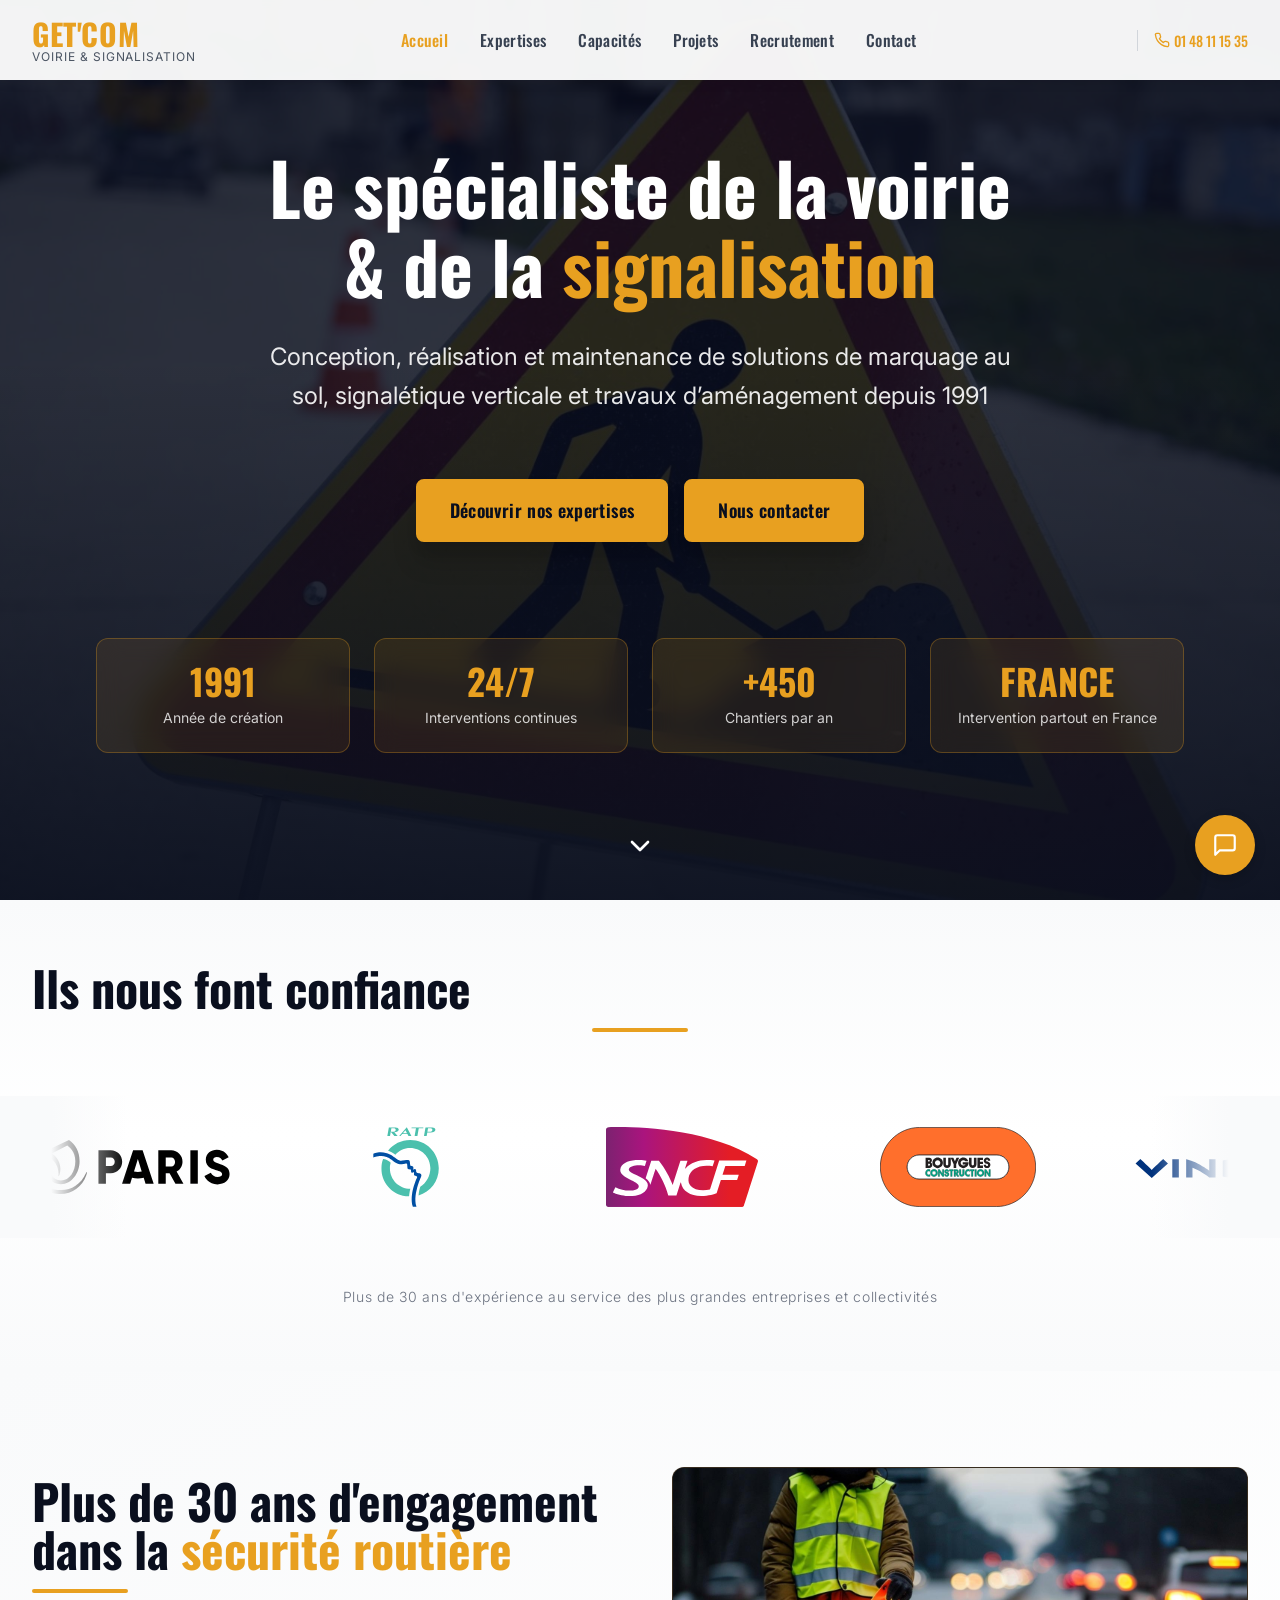
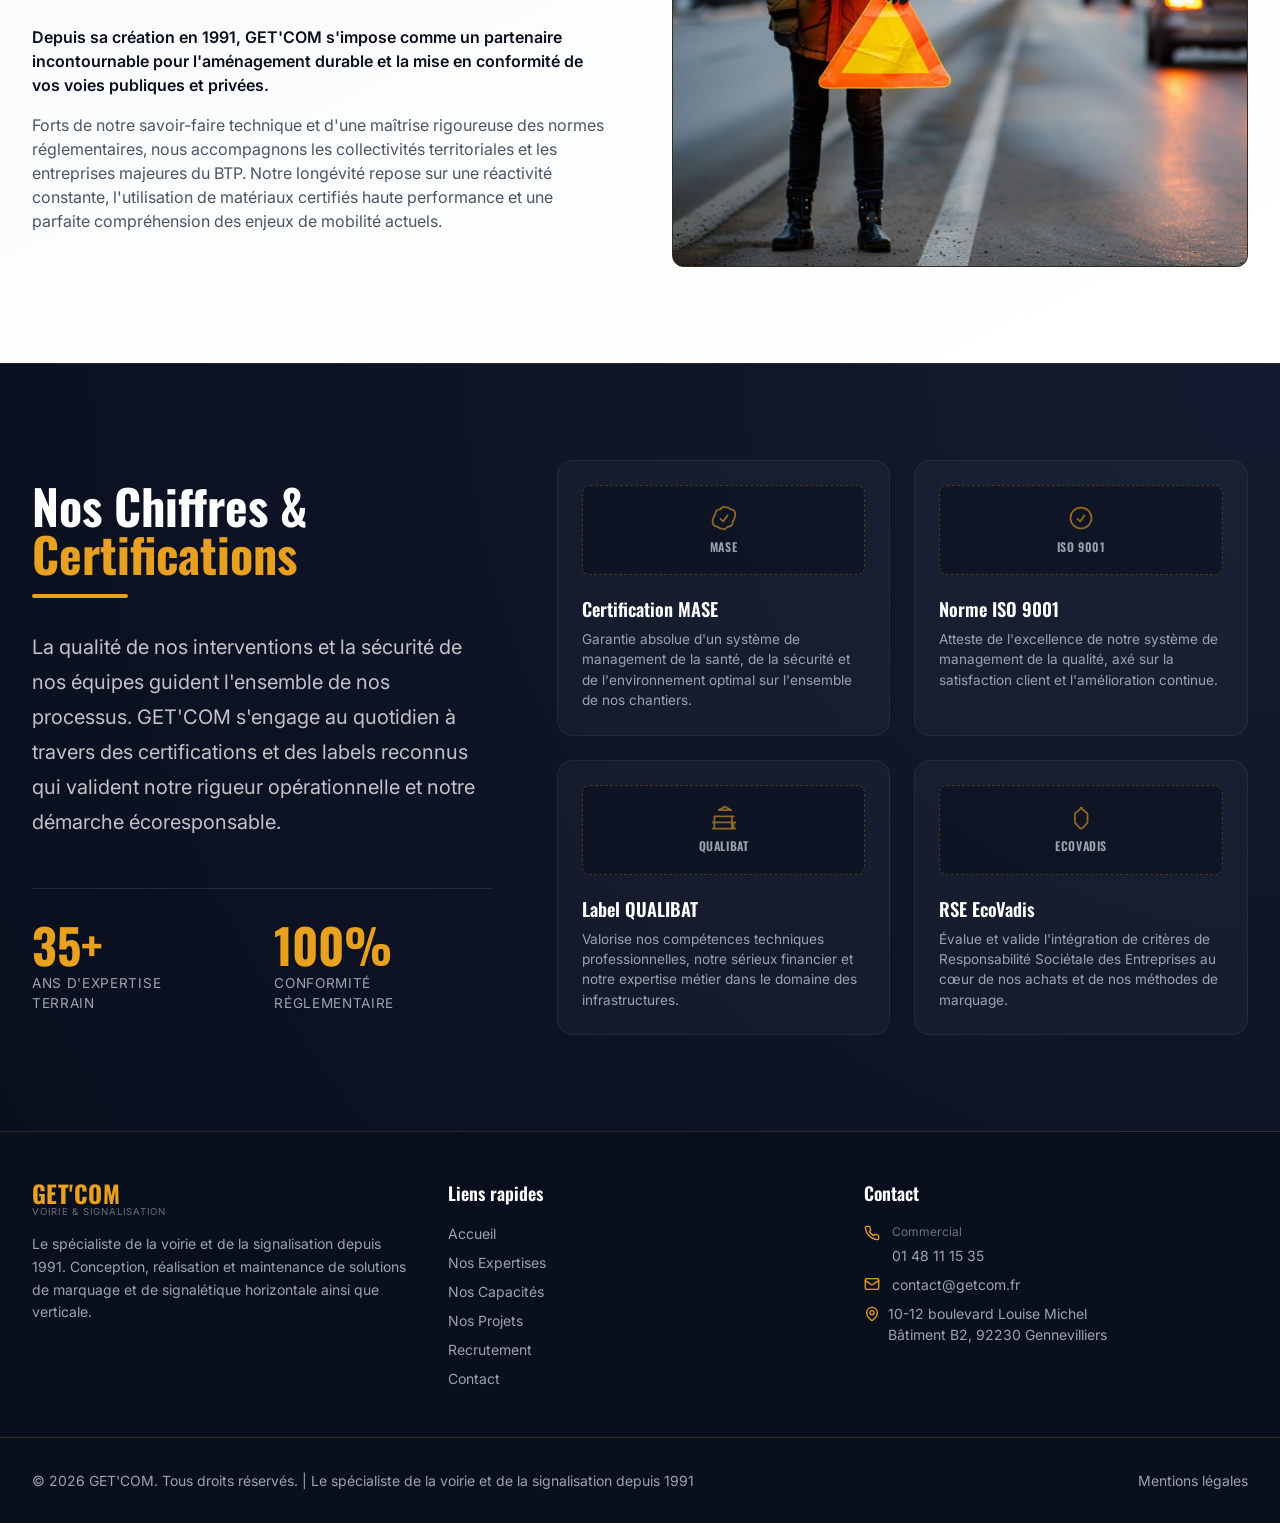
<file: index.html>
<!DOCTYPE html>
<html lang="fr">
<head>
  <meta charset="UTF-8" />
  <meta name="viewport" content="width=device-width, initial-scale=1.0" />
  <title>GET'COM - Spécialiste Voirie & Signalisation depuis 1991</title>
  <meta name="description" content="GET'COM, spécialiste de la voirie et de la signalisation depuis 1991. Conception, réalisation et maintenance de solutions de marquage et de signalétique." />
  <link rel="preconnect" href="https://fonts.googleapis.com" />
  <link rel="preconnect" href="https://fonts.gstatic.com" crossorigin />
  <link href="https://fonts.googleapis.com/css2?family=Oswald:wght@300;400;500;600;700&family=Inter:wght@300;400;500;600&display=swap" rel="stylesheet" />
  <link rel="stylesheet" href="assets/css/style.css" />
  <style>
    .client-logo-item {
      display: flex;
      align-items: center;
      justify-content: center;
      flex-shrink: 0;
      width: 260px;
      height: 110px;
      padding: 0 30px;
      filter: none !important;
      opacity: 1 !important;
    }
    .client-logo-item:hover {
      transform: none !important;
    }
    .client-logo-item img {
      width: 100%;
      height: 80px;
      object-fit: contain;
    }
    .clients-track {
      display: flex;
      align-items: center;
      width: max-content;
      animation: logoScroll 140s linear infinite;
    }
    .clients-track:hover {
      animation-play-state: paused;
    }
    @keyframes logoScroll {
      0%   { transform: translateX(0); }
      100% { transform: translateX(-50%); }
    }
  </style>
</head>


<div id="legalModal" class="modal">
  <div class="modal-content">
    <span class="modal-close-btn">&times;</span>
    
    <h2>Mentions Légales</h2>

    <div class="modal-body">
      <h3>Éditeur du site</h3>
      <p><strong>Raison sociale :</strong> GET'COM<br>
      <strong>Adresse :</strong> 10-12 boulevard Louise Michel, Bâtiment B2, 92230 Gennevilliers, France<br>
      <strong>Téléphone :</strong> 01 48 11 15 35<br>
      <strong>Email :</strong> contact@getcom.fr</p>

      <h3>Directeur de la publication</h3>
      <p>Le directeur de la publication du site est le représentant légal de la société GET'COM.</p>

      <h3>Hébergement</h3>
      <p>Le site est hébergé par un prestataire professionnel d'hébergement web.</p>

      <h3>Propriété intellectuelle</h3>
      <p>L'ensemble du contenu de ce site (textes, images, graphismes, logo, icônes, sons, logiciels) est la propriété exclusive de GET'COM ou de ses partenaires, à l'exception des marques, logos ou contenus appartenant à d'autres sociétés partenaires ou auteurs.</p>
      <p>Toute reproduction, distribution, modification, adaptation, retransmission ou publication, même partielle, de ces différents éléments est strictement interdite sans l'accord exprès par écrit de GET'COM. Cette représentation ou reproduction, par quelque procédé que ce soit, constitue une contrefaçon sanctionnée par les articles L.335-2 et suivants du Code de la propriété intellectuelle.</p>

      <h3>Protection des données personnelles</h3>
      <p>Conformément au Règlement Général sur la Protection des Données (RGPD) et à la loi "Informatique et Libertés" du 6 janvier 1978 modifiée, vous disposez d'un droit d'accès, de rectification, de suppression et d'opposition aux données personnelles vous concernant.</p>
      <p>Les informations recueillies sur ce site sont enregistrées dans un fichier informatisé par GET'COM pour la gestion des demandes de contact et de devis. Elles sont conservées pendant la durée nécessaire à la gestion de votre demande et sont destinées au service commercial de GET'COM.</p>
      <p>Pour exercer ces droits ou pour toute question sur le traitement de vos données dans ce dispositif, vous pouvez nous contacter par email à l'adresse : contact@getcom.fr ou par courrier à l'adresse : GET'COM, 10-12 boulevard Louise Michel, Bâtiment B2, 92230 Gennevilliers.</p>

      <h3>Cookies</h3>
      <p>Ce site peut utiliser des cookies pour améliorer l'expérience utilisateur et analyser le trafic. Vous pouvez configurer votre navigateur pour refuser les cookies ou être averti de leur utilisation.</p>

      <h3>Responsabilité</h3>
      <p>GET'COM s'efforce d'assurer l'exactitude et la mise à jour des informations diffusées sur ce site. Toutefois, GET'COM ne peut garantir l'exactitude, la précision ou l'exhaustivité des informations mises à disposition sur ce site.</p>
      <p>GET'COM ne pourra être tenue responsable des dommages directs et indirects consécutifs à l'accès au site et à son utilisation.</p>

      <h3>Liens hypertextes</h3>
      <p>Le site peut contenir des liens hypertextes vers d'autres sites présents sur le réseau Internet. Les liens vers ces autres ressources vous font quitter le site. GET'COM ne saurait être responsable du contenu de ces sites externes.</p>

      <h3>Droit applicable</h3>
      <p>Les présentes mentions légales sont régies par le droit français. En cas de litige, les tribunaux français seront seuls compétents.</p>
      
      <p class="modal-date"><em>Dernière mise à jour : 02/07/2026</em></p>
    </div>

    <div class="modal-footer">
      <button id="closeLegalBtn" class="btn btn-gold">Fermer</button>
    </div>
  </div>
</div>

<body>

  <nav class="navbar" id="navbar">
    <div class="container nav-inner">
      <a href="index.html" class="logo">
        <span class="logo-main">GET'COM</span>
        <span class="logo-sub">Voirie &amp; Signalisation</span>
      </a>
      <ul class="nav-links" id="navLinks">
        <li><a href="index.html" class="nav-link active">Accueil</a></li>
        <li><a href="expertises.html" class="nav-link">Expertises</a></li>
        <li><a href="capacites.html" class="nav-link">Capacités</a></li>
        <li><a href="projets.html" class="nav-link">Projets</a></li>
        <li><a href="recrutement.html" class="nav-link">Recrutement</a></li>
        <li><a href="contact.html" class="nav-link">Contact</a></li>
      </ul>
      <a href="tel:+33148111535" class="nav-tel">
        <svg xmlns="http://www.w3.org/2000/svg" width="16" height="16" viewBox="0 0 24 24" fill="none" stroke="currentColor" stroke-width="2" stroke-linecap="round" stroke-linejoin="round"><path d="M22 16.92v3a2 2 0 0 1-2.18 2 19.79 19.79 0 0 1-8.63-3.07 19.5 19.5 0 0 1-6-6 19.79 19.79 0 0 1-3.07-8.67A2 2 0 0 1 4.11 2h3a2 2 0 0 1 2 1.72 12.84 12.84 0 0 0 .7 2.81 2 2 0 0 1-.45 2.11L8.09 9.91a16 16 0 0 0 6 6l1.27-1.27a2 2 0 0 1 2.11-.45 12.84 12.84 0 0 0 2.81.7A2 2 0 0 1 22 16.92z"></path></svg>
        01 48 11 15 35
      </a>
      <button class="burger" id="burger" aria-label="Menu" aria-expanded="false">
        <span></span><span></span><span></span>
      </button>
    </div>
  </nav>

<section class="hero">
      <div class="hero-bg-slider">
        <div class="hero-slide active" style="background-image: url('assets/images/index/attention.jpg')"></div>
        <div class="hero-slide" style="background-image: url('assets/images/index/marquage-sol.jpg')"></div>
        <div class="hero-slide" style="background-image: url('assets/images/index/panneaux.webp')"></div>
        <div class="hero-slide" style="background-image: url('assets/images/index/poteau.webp')"></div>
      </div>
      <div class="hero-overlay"></div>
      <div class="container hero-content">
        <h1 class="hero-title">
          Le spécialiste de la voirie<br>&amp; de la <span class="gold">signalisation</span>
        </h1>
        <p class="hero-sub">
          Conception, réalisation et maintenance de solutions de marquage au sol, signalétique verticale et travaux d’aménagement depuis 1991
        </p>
        <div class="hero-btns">
          <a href="expertises.html" class="btn btn-gold">Découvrir nos expertises</a>
          <a href="contact.html" class="btn btn-gold">Nous contacter</a>
        </div>
        
        <div class="hero-stats">
          <div class="stat-card">
            <div class="stat-num">1991</div>
            <div class="stat-label">Année de création</div>
          </div>
          <div class="stat-card">
            <div class="stat-num">24/7</div>
            <div class="stat-label">Interventions continues</div>
          </div>
          <div class="stat-card">
            <div class="stat-num">+450</div>
            <div class="stat-label">Chantiers par an</div>
          </div>
          <div class="stat-card">
            <div class="stat-num">FRANCE</div>
            <div class="stat-label">Intervention partout en France</div>
          </div>
        </div>
      </div>
      <a href="#clients" class="scroll-down" aria-label="Défiler">
        <svg xmlns="http://www.w3.org/2000/svg" width="32" height="32" viewBox="0 0 24 24" fill="none" stroke="currentColor" stroke-width="2" stroke-linecap="round" stroke-linejoin="round"><path d="m6 9 6 6 6-6"/></svg>
      </a>
    </section>

  <section id="clients" class="clients-section">
    <div class="container">
      <div class="section-header">
        <h2>Ils nous font confiance</h2>
        <div class="gold-bar"></div>
      </div>
    </div>
    <div class="clients-track-wrapper">
      <div class="clients-fade-left"></div>
      <div class="clients-fade-right"></div>
      <div class="clients-track" id="clientsTrack">
        <div class="client-logo-item">
          <img src="assets/logos/ville-paris.svg" alt="Ville de Paris" />
        </div>
        <div class="client-logo-item">
          <img src="assets/logos/ratp.svg" alt="RATP" />
        </div>
        <div class="client-logo-item">
          <img src="assets/logos/sncf.svg" alt="SNCF" />
        </div>
        <div class="client-logo-item">
          <img src="assets/logos/bouygues.svg" alt="Bouygues Construction" />
        </div>
        <div class="client-logo-item">
          <img src="assets/logos/vinci.svg" alt="VINCI" />
        </div>
        <div class="client-logo-item">
          <img src="assets/logos/eiffage.svg" alt="Eiffage" />
        </div>
        <div class="client-logo-item">
          <img src="assets/logos/colas.svg" alt="Colas" />
        </div>
        <div class="client-logo-item">
          <img src="assets/logos/eurovia.svg" alt="Eurovia" />
        </div>
        <div class="client-logo-item">
          <img src="assets/logos/adp.svg" alt="Aéroports de Paris" />
        </div>
        <div class="client-logo-item">
          <img src="assets/logos/idf-mobilites.svg" alt="Île-de-France Mobilités" />
        </div>
        <div class="client-logo-item">
          <img src="assets/logos/grand-paris.svg" alt="Grand Paris Express" />
        </div>
        <div class="client-logo-item">
          <img src="assets/logos/hauts-de-seine.svg" alt="Département des Hauts-de-Seine" />
        </div>
        <div class="client-logo-item">
          <img src="assets/logos/grand-paris-metropole.svg" alt="Métropole du Grand Paris" />
        </div>
        <div class="client-logo-item">
          <img src="assets/logos/ville-paris.svg" alt="Ville de Paris" />
        </div>
        <div class="client-logo-item">
          <img src="assets/logos/ratp.svg" alt="RATP" />
        </div>
        <div class="client-logo-item">
          <img src="assets/logos/sncf.svg" alt="SNCF" />
        </div>
        <div class="client-logo-item">
          <img src="assets/logos/bouygues.svg" alt="Bouygues Construction" />
        </div>
        <div class="client-logo-item">
          <img src="assets/logos/vinci.svg" alt="VINCI" />
        </div>
        <div class="client-logo-item">
          <img src="assets/logos/eiffage.svg" alt="Eiffage" />
        </div>
        <div class="client-logo-item">
          <img src="assets/logos/colas.svg" alt="Colas" />
        </div>
        <div class="client-logo-item">
          <img src="assets/logos/eurovia.svg" alt="Eurovia" />
        </div>
        <div class="client-logo-item">
          <img src="assets/logos/adp.svg" alt="Aéroports de Paris" />
        </div>
        <div class="client-logo-item">
          <img src="assets/logos/idf-mobilites.svg" alt="Île-de-France Mobilités" />
        </div>
        <div class="client-logo-item">
          <img src="assets/logos/grand-paris.svg" alt="Grand Paris Express" />
        </div>
        <div class="client-logo-item">
          <img src="assets/logos/hauts-de-seine.svg" alt="Département des Hauts-de-Seine" />
        </div>
        <div class="client-logo-item">
          <img src="assets/logos/grand-paris-metropole.svg" alt="Métropole du Grand Paris" />
        </div>
      </div>
    </div>
    <div class="container">
      <p class="clients-note">Plus de 30 ans d'expérience au service des plus grandes entreprises et collectivités</p>
    </div>
  </section>

  <section class="section-light">
    <div class="container" style="display: grid; grid-template-columns: 1fr 1fr; gap: 4rem; align-items: center;">
      <div>
        <div class="section-header" style="margin-bottom: 2rem;">
          <h2>Plus de 30 ans d'engagement dans la <span class="gold">sécurité routière</span></h2>
          <div class="gold-bar" style="margin: 0.5rem 0 0 0;"></div>
        </div>
        <p style="font-weight: 600; margin-bottom: 1rem; color: var(--navy);">Depuis sa création en 1991, GET'COM s'impose comme un partenaire incontournable pour l'aménagement durable et la mise en conformité de vos voies publiques et privées.</p>
        <p style="margin-bottom: 1.5rem; color: var(--gray-600);">Forts de notre savoir-faire technique et d'une maîtrise rigoureuse des normes réglementaires, nous accompagnons les collectivités territoriales et les entreprises majeures du BTP. Notre longévité repose sur une réactivité constante, l'utilisation de matériaux certifiés haute performance et une parfaite compréhension des enjeux de mobilité actuels.</p>
        
      </div>
      <div style="background: var(--navy); border-radius: var(--radius); height: 400px; display: flex; align-items: center; justify-content: center; position: relative; overflow: hidden; border: 1px solid rgba(232,160,32,0.2);">
        <img src="assets/images/index/securite-route.jpg" alt="Travaux de voirie" style="width: 100%; height: 100%; object-fit: cover; object-position: center;">
      </div>
    </div>
  </section>

  <section class="section-dark section-certifs">
    <div class="container certifs-container">
      <div class="certifs-content-side">
        <div class="section-header" style="margin-bottom: 2rem;">
          <h2 class="text-white">Nos Chiffres &amp;<br><span class="gold">Certifications</span></h2>
          <div class="gold-bar" style="margin: 0.5rem 0 0 0;"></div>
        </div>
        <p class="section-desc light" style="margin: 0 0 3rem 0; text-align: left;">
          La qualité de nos interventions et la sécurité de nos équipes guident l'ensemble de nos processus. GET'COM s'engage au quotidien à travers des certifications et des labels reconnus qui valident notre rigueur opérationnelle et notre démarche écoresponsable.
        </p>
        <div class="certifs-stats-mini">
          <div class="mini-stat">
            <span class="mini-stat-num">35+</span>
            <span class="mini-stat-label">Ans d'expertise terrain</span>
          </div>
          <div class="mini-stat">
            <span class="mini-stat-num">100%</span>
            <span class="mini-stat-label">Conformité réglementaire</span>
          </div>
        </div>
      </div>
      <div class="certifs-grid-side">
        <div class="certif-pro-card">
          <div class="certif-logo-placeholder">
            <svg xmlns="http://www.w3.org/2000/svg" viewBox="0 0 24 24" fill="none" stroke="currentColor" stroke-width="1.5">
              <path stroke-linecap="round" stroke-linejoin="round" d="M9 12.75L11.25 15 15 9.75M21 12c0 1.268-.63 2.39-1.593 3.068a3.745 3.745 0 01-1.043 3.296 3.745 3.745 0 01-3.296 1.043A3.745 3.745 0 0110 21a3.745 3.745 0 01-3.296-1.593 3.745 3.745 0 01-3.296-1.043 3.745 3.745 0 01-1.043-3.296A3.745 3.745 0 013 12c0-1.268.63-2.39 1.593-3.068a3.745 3.745 0 011.043-3.296 3.745 3.745 0 013.296-1.043A3.745 3.745 0 0114 3a3.745 3.745 0 013.296 1.593 3.745 3.745 0 013.296 1.043 3.745 3.745 0 011.043 3.296A3.745 3.745 0 0121 12z" />
            </svg>
            <span class="placeholder-tag">MASE</span>
          </div>
          <div class="certif-info">
            <h4>Certification MASE</h4>
            <p>Garantie absolue d'un système de management de la santé, de la sécurité et de l'environnement optimal sur l'ensemble de nos chantiers.</p>
          </div>
        </div>
        <div class="certif-pro-card">
          <div class="certif-logo-placeholder">
            <svg xmlns="http://www.w3.org/2000/svg" viewBox="0 0 24 24" fill="none" stroke="currentColor" stroke-width="1.5">
              <path stroke-linecap="round" stroke-linejoin="round" d="M9 12.75L11.25 15 15 9.75M21 12a9 9 0 11-18 0 9 9 0 0118 0z" />
            </svg>
            <span class="placeholder-tag">ISO 9001</span>
          </div>
          <div class="certif-info">
            <h4>Norme ISO 9001</h4>
            <p>Atteste de l'excellence de notre système de management de la qualité, axé sur la satisfaction client et l'amélioration continue.</p>
          </div>
        </div>
        <div class="certif-pro-card">
          <div class="certif-logo-placeholder">
            <svg xmlns="http://www.w3.org/2000/svg" viewBox="0 0 24 24" fill="none" stroke="currentColor" stroke-width="1.5">
              <path stroke-linecap="round" stroke-linejoin="round" d="M2.25 21h19.5m-18-10.5h16.5M2.25 15.75h19.5m-14.25-10.5l5.25-3 5.25 3m-10.5 0h10.5M3.75 21V10.5m16.5 5.25V21m-1.5-10.5V21Q12 21 3.75 21" />
            </svg>
            <span class="placeholder-tag">QUALIBAT</span>
          </div>
          <div class="certif-info">
            <h4>Label QUALIBAT</h4>
            <p>Valorise nos compétences techniques professionnelles, notre sérieux financier et notre expertise métier dans le domaine des infrastructures.</p>
          </div>
        </div>
        <div class="certif-pro-card">
          <div class="certif-logo-placeholder">
            <svg xmlns="http://www.w3.org/2000/svg" viewBox="0 0 24 24" fill="none" stroke="currentColor" stroke-width="1.5">
              <path stroke-linecap="round" stroke-linejoin="round" d="M12.75 3.03v.568c0 .334.148.65.405.864l4.03 3.359a1.125 1.125 0 01.422.866v7.001c0 .287-.11.56-.307.765l-4.09 4.272a1.125 1.125 0 01-.815.382h-.414a1.125 1.125 0 01-.814-.383L7.1 16.434a1.125 1.125 0 01-.307-.764V8.67a1.125 1.125 0 01.422-.866l4.03-3.36a1.125 1.125 0 01.405-.864v-.568" />
            </svg>
            <span class="placeholder-tag">ECOVADIS</span>
          </div>
          <div class="certif-info">
            <h4>RSE EcoVadis</h4>
            <p>Évalue et valide l'intégration de critères de Responsabilité Sociétale des Entreprises au cœur de nos achats et de nos méthodes de marquage.</p>
          </div>
        </div>
      </div>
    </div>
  </section>

<div id="chat-button" onclick="toggleChat()" style="position: fixed; bottom: 25px; right: 25px; background: var(--gold, #E8A020); color: #fff; width: 60px; height: 60px; border-radius: 50%; display: flex; align-items: center; justify-content: center; cursor: pointer; box-shadow: 0 4px 12px rgba(0,0,0,0.2); z-index: 9999; transition: transform 0.2s;">
  <svg xmlns="http://www.w3.org/2000/svg" width="26" height="26" viewBox="0 0 24 24" fill="none" stroke="currentColor" stroke-width="2" stroke-linecap="round" stroke-linejoin="round"><path d="M21 15a2 2 0 0 1-2 2H7l-4 4V5a2 2 0 0 1 2-2h14a2 2 0 0 1 2 2z"></path></svg>
</div>

<div id="chat-box" style="display: none; position: fixed; bottom: 95px; right: 25px; width: 340px; height: 460px; background: #fff; border-radius: 12px; box-shadow: 0 8px 24px rgba(0,0,0,0.15); flex-direction: column; overflow: hidden; z-index: 9999; font-family: 'Inter', sans-serif; border: 1px solid rgba(0,0,0,0.1);">
    <div style="background: var(--navy, #0A0F1E); color: #fff; padding: 12px 15px; display: flex; justify-content: space-between; align-items: center; font-weight: 600; letter-spacing: 0.5px;">
    <span>Assistant GET'COM</span>
    <div style="display: flex; align-items: center; gap: 12px;">
      <button onclick="openPhonePopup()" class="header-phone-btn" title="Demander un rappel">
        <svg width="14" height="14" viewBox="0 0 24 24" fill="none" stroke="currentColor" stroke-width="2.5" stroke-linecap="round" stroke-linejoin="round"><path d="M22 16.92v3a2 2 0 0 1-2.18 2 19.79 19.79 0 0 1-8.63-3.07 19.5 19.5 0 0 1-6-6 19.79 19.79 0 0 1-3.07-8.67A2 2 0 0 1 4.11 2h3a2 2 0 0 1 2 1.72 12.84 12.84 0 0 0 .7 2.81 2 2 0 0 1-.45 2.11L8.09 9.91a16 16 0 0 0 6 6l1.27-1.27a2 2 0 0 1 2.11-.45 12.84 12.84 0 0 0 2.81.7A2 2 0 0 1 22 16.92z"/></svg>
      </button>
      <span onclick="toggleChat()" style="cursor: pointer; font-size: 22px; line-height: 1; padding-bottom: 2px;">&times;</span>
    </div>
  </div>
  
  <div id="chat-body" style="padding: 15px; overflow-y: auto; flex-grow: 1; display: flex; flex-direction: column; gap: 10px; background: #f9fafb; position: relative;">
    
    <div id="phone-popup" class="chat-popup-overlay">
      <form id="formspree-popup-form" action="https://formspree.io/f/mbdvkvga" method="POST" class="chat-popup-content" onsubmit="submitPhonePopup(event)">
        <h4>Demande de rappel</h4>
        <p>Laissez vos coordonnées pour être recontacté par GET'COM.</p>  
        <input type="text" name="Nom / Entreprise" placeholder="Votre nom ou entreprise" style="margin-bottom: 10px;">
        <input type="tel" id="popup-phone-input" name="Téléphone à rappeler" placeholder="Ex: 06 12 34 56 78" required>
        <input type="hidden" name="_subject" value="Nouveau rappel demandé depuis le Chatbot GET'COM">
        <div class="chat-popup-actions">
          <button type="button" onclick="closePhonePopup()" class="popup-btn-cancel">Annuler</button>
          <button type="submit" class="popup-btn-submit">Ok</button>
        </div>
      </form>
    </div>

  </div>

  <div style="padding: 10px; background: #fff; border-top: 1px solid #eee; display: flex; gap: 8px;">
    <input type="text" id="chat-input" onkeypress="handleKeyPress(event)" placeholder="Posez votre question ici..." style="flex-grow: 1; padding: 8px 12px; border: 1px solid #ccc; border-radius: 20px; font-size: 0.85rem; outline: none; font-family: 'Inter', sans-serif;">
    <button onclick="handleSend()" style="background: var(--navy, #0A0F1E); color: #fff; border: none; padding: 8px 14px; border-radius: 20px; cursor: pointer; font-size: 0.85rem; font-weight: 500;">Ok</button>
  </div>
</div>

 <footer class="footer">
    <div class="container footer-inner">
      <div class="footer-col">
        <div class="logo">
          <span class="logo-main">GET'COM</span>
          <span class="logo-sub">Voirie &amp; Signalisation</span>
        </div>
        <p>Le spécialiste de la voirie et de la signalisation depuis 1991. Conception, réalisation et maintenance de solutions de marquage et de signalétique horizontale ainsi que verticale.</p>
      </div>
      <div class="footer-col">
        <h4>Liens rapides</h4>
        <ul>
          <li><a href="index.html">Accueil</a></li>
          <li><a href="expertises.html">Nos Expertises</a></li>
          <li><a href="capacites.html">Nos Capacités</a></li>
          <li><a href="projets.html">Nos Projets</a></li>
          <li><a href="recrutement.html">Recrutement</a></li>
          <li><a href="contact.html">Contact</a></li>
        </ul>
      </div>
      <div class="footer-col">
        <h4>Contact</h4>
        <ul class="footer-contact">
          <li>
            <svg xmlns="http://www.w3.org/2000/svg" width="16" height="16" viewBox="0 0 24 24" fill="none" stroke="currentColor" stroke-width="2" stroke-linecap="round" stroke-linejoin="round"><path d="M22 16.92v3a2 2 0 0 1-2.18 2 19.79 19.79 0 0 1-8.63-3.07 19.5 19.5 0 0 1-6-6 19.79 19.79 0 0 1-3.07-8.67A2 2 0 0 1 4.11 2h3a2 2 0 0 1 2 1.72 12.84 12.84 0 0 0 .7 2.81 2 2 0 0 1-.45 2.11L8.09 9.91a16 16 0 0 0 6 6l1.27-1.27a2 2 0 0 1 2.11-.45 12.84 12.84 0 0 0 2.81.7A2 2 0 0 1 22 16.92z"/></svg>
            <div><span class="footer-label">Commercial</span><a href="tel:+33148111535">01 48 11 15 35</a></div>
          </li>
          <li>
            <svg xmlns="http://www.w3.org/2000/svg" width="16" height="16" viewBox="0 0 24 24" fill="none" stroke="currentColor" stroke-width="2" stroke-linecap="round" stroke-linejoin="round"><rect width="20" height="16" x="2" y="4" rx="2"/><path d="m22 7-8.97 5.7a1.94 1.94 0 0 1-2.06 0L2 7"/></svg>
            <a href="mailto:contact@getcom.fr">contact@getcom.fr</a>
          </li>
          <li>
            <a href="https://www.google.com/maps/search/?api=1&query=10-12+boulevard+Louise+Michel+92230+Gennevilliers" target="_blank" rel="noopener noreferrer" style="text-decoration: none; color: inherit; display: inline-flex; align-items: flex-start; gap: 8px;">
            <svg xmlns="http://www.w3.org/2000/svg" width="16" height="16" viewBox="0 0 24 24" fill="none" stroke="currentColor" stroke-width="2" stroke-linecap="round" stroke-linejoin="round" style="margin-top: 3px; flex-shrink: 0;"><path d="M20 10c0 6-8 12-8 12s-8-6-8-12a8 8 0 0 1 16 0Z"/><circle cx="12" cy="10" r="3"/></svg>
            <span>10-12 boulevard Louise Michel<br>Bâtiment B2, 92230 Gennevilliers</span>
            </a>
          </li>
        </ul>
      </div>
    </div>
    <div class="footer-bottom">
      <div class="container footer-bottom-inner">
        <p>© 2026 GET'COM. Tous droits réservés. | Le spécialiste de la voirie et de la signalisation depuis 1991</p>
        <a href="#" class="footer-legal" id="legalBtn">Mentions légales</a>
      </div>
    </div>
  </footer>

  <script src="assets/js/script.js"></script>
</body>
</html>
</file>
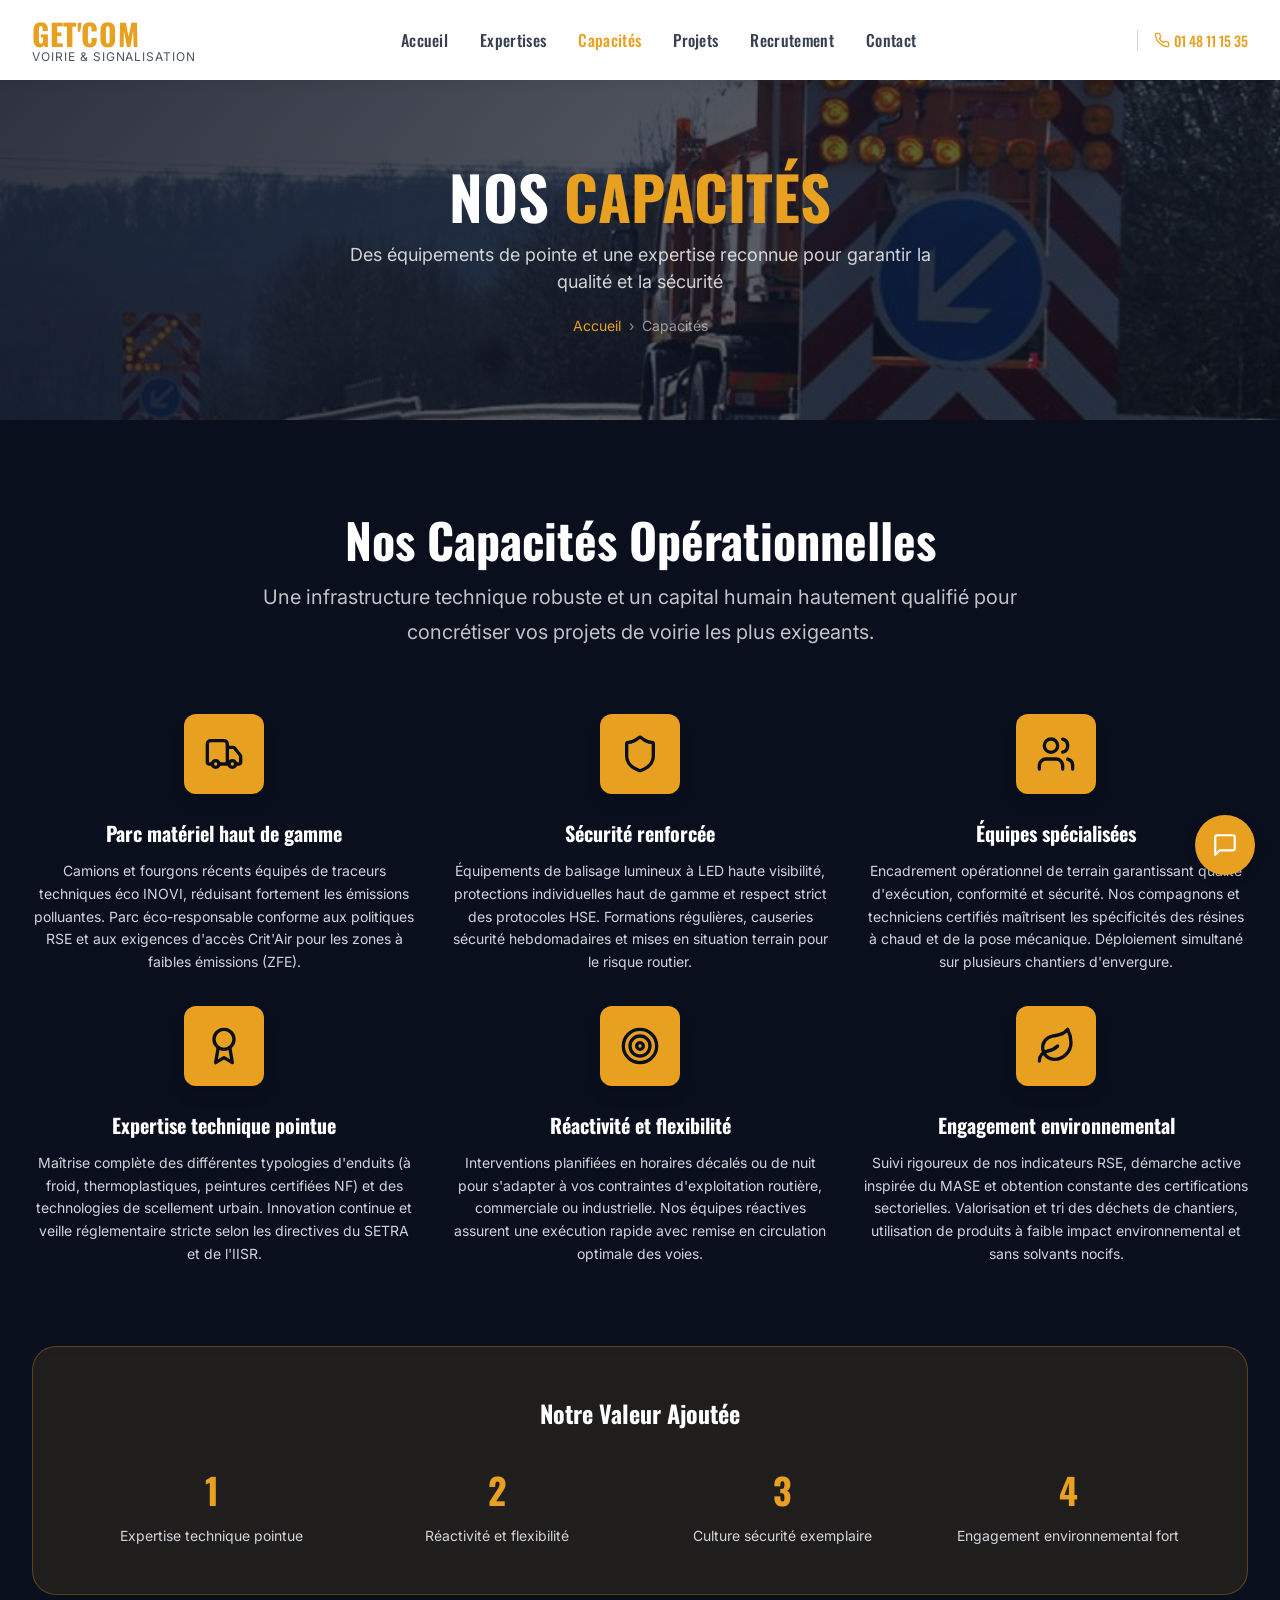
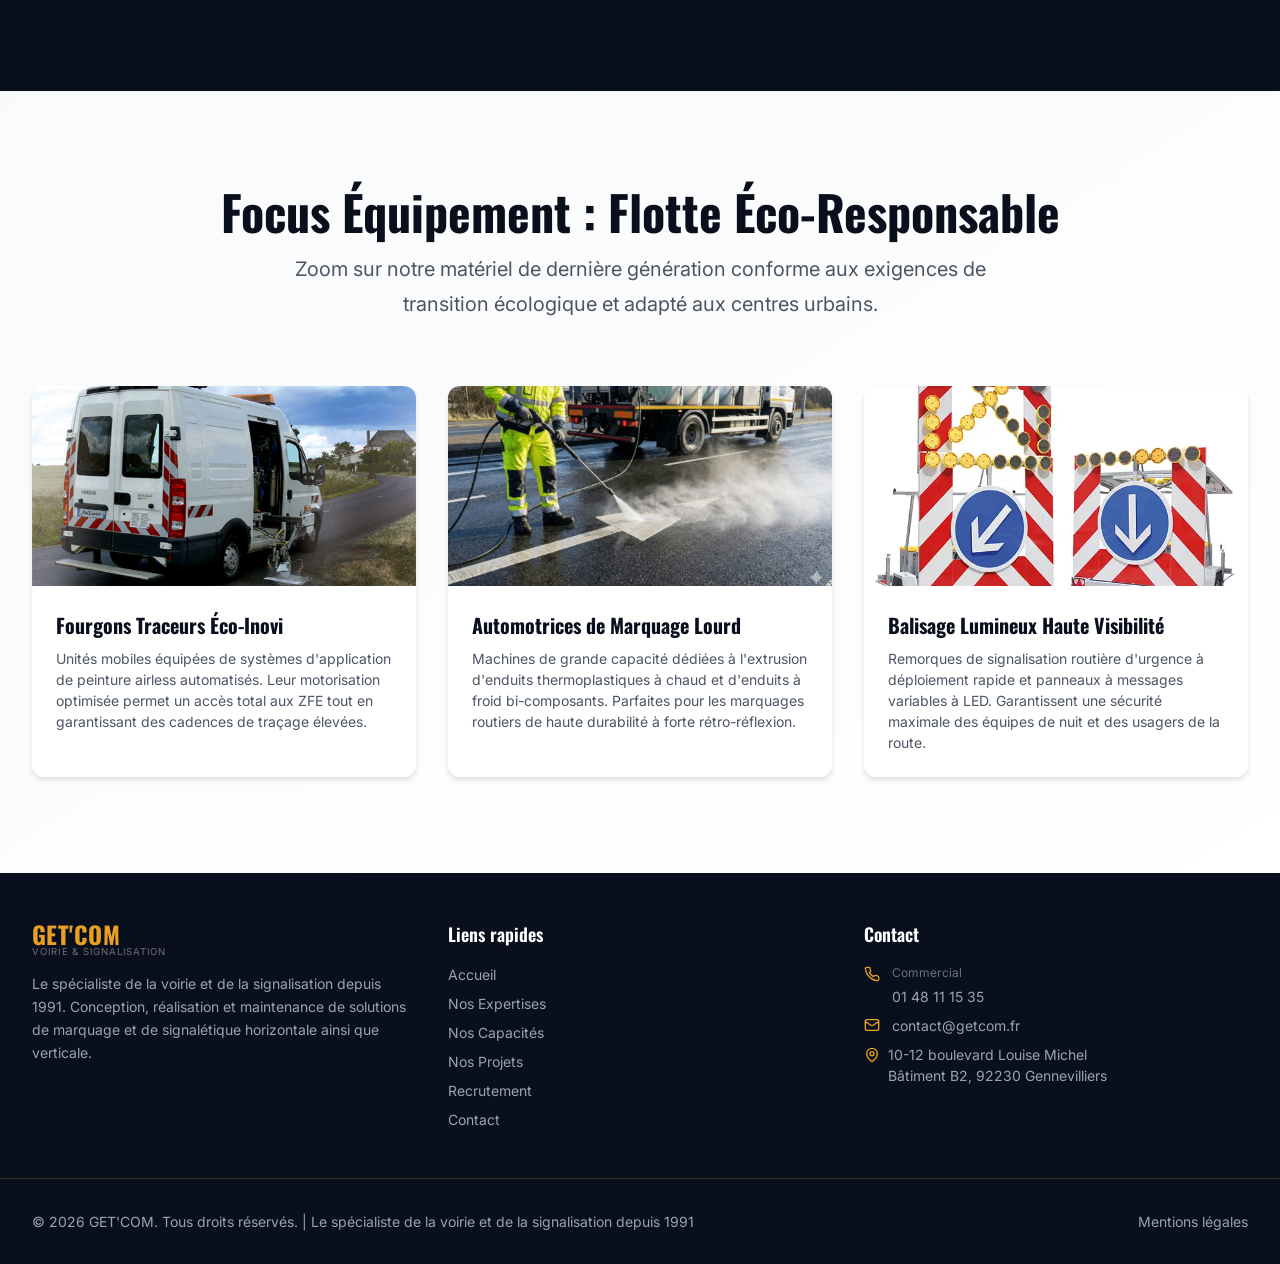
<file: capacites.html>
<!DOCTYPE html>
<html lang="fr">
<head>
  <meta charset="UTF-8" />
  <meta name="viewport" content="width=device-width, initial-scale=1.0" />
  <title>Nos Capacités – GET'COM</title>
  <meta name="description" content="Découvrez les capacités opérationnelles de GET'COM : matériel haut de gamme, équipes spécialisées, réactivité 24/7." />
  <link rel="preconnect" href="https://fonts.googleapis.com" />
  <link rel="preconnect" href="https://fonts.gstatic.com" crossorigin />
  <link href="https://fonts.googleapis.com/css2?family=Oswald:wght@300;400;500;600;700&family=Inter:wght@300;400;500;600&display=swap" rel="stylesheet" />
  <link rel="stylesheet" href="assets/css/style.css" />
</head>


<div id="legalModal" class="modal">
  <div class="modal-content">
    <span class="modal-close-btn">&times;</span>
    
    <h2>Mentions Légales</h2>
    
    <div class="modal-body">
      <h3>Éditeur du site</h3>
      <p><strong>Raison sociale :</strong> GET'COM<br>
      <strong>Adresse :</strong> 10-12 boulevard Louise Michel, Bâtiment B2, 92230 Gennevilliers, France<br>
      <strong>Téléphone :</strong> 01 48 11 15 35<br>
      <strong>Email :</strong> contact@getcom.fr</p>

      <h3>Directeur de la publication</h3>
      <p>Le directeur de la publication du site est le représentant légal de la société GET'COM.</p>

      <h3>Hébergement</h3>
      <p>Le site est hébergé par un prestataire professionnel d'hébergement web.</p>

      <h3>Propriété intellectuelle</h3>
      <p>L'ensemble du contenu de ce site (textes, images, graphismes, logo, icônes, sons, logiciels) est la propriété exclusive de GET'COM ou de ses partenaires, à l'exception des marques, logos ou contenus appartenant à d'autres sociétés partenaires ou auteurs.</p>
      <p>Toute reproduction, distribution, modification, adaptation, retransmission ou publication, même partielle, de ces différents éléments est strictement interdite sans l'accord exprès par écrit de GET'COM. Cette représentation ou reproduction, par quelque procédé que ce soit, constitue une contrefaçon sanctionnée par les articles L.335-2 et suivants du Code de la propriété intellectuelle.</p>

      <h3>Protection des données personnelles</h3>
      <p>Conformément au Règlement Général sur la Protection des Données (RGPD) et à la loi "Informatique et Libertés" du 6 janvier 1978 modifiée, vous disposez d'un droit d'accès, de rectification, de suppression et d'opposition aux données personnelles vous concernant.</p>
      <p>Les informations recueillies sur ce site sont enregistrées dans un fichier informatisé par GET'COM pour la gestion des demandes de contact et de devis. Elles sont conservées pendant la durée nécessaire à la gestion de votre demande et sont destinées au service commercial de GET'COM.</p>
      <p>Pour exercer ces droits ou pour toute question sur le traitement de vos données dans ce dispositif, vous pouvez nous contacter par email à l'adresse : contact@getcom.fr ou par courrier à l'adresse : GET'COM, 10-12 boulevard Louise Michel, Bâtiment B2, 92230 Gennevilliers.</p>

      <h3>Cookies</h3>
      <p>Ce site peut utiliser des cookies pour améliorer l'expérience utilisateur et analyser le trafic. Vous pouvez configurer votre navigateur pour refuser les cookies ou être averti de leur utilisation.</p>

      <h3>Responsabilité</h3>
      <p>GET'COM s'efforce d'assurer l'exactitude et la mise à jour des informations diffusées sur ce site. Toutefois, GET'COM ne peut garantir l'exactitude, la précision ou l'exhaustivité des informations mises à disposition sur ce site.</p>
      <p>GET'COM ne pourra être tenue responsable des dommages directs et indirects consécutifs à l'accès au site et à son utilisation.</p>

      <h3>Liens hypertextes</h3>
      <p>Le site peut contenir des liens hypertextes vers d'autres sites présents sur le réseau Internet. Les liens vers ces autres ressources vous font quitter le site. GET'COM ne saurait être responsable du contenu de ces sites externes.</p>

      <h3>Droit applicable</h3>
      <p>Les présentes mentions légales sont régies par le droit français. En cas de litige, les tribunaux français seront seuls compétents.</p>
      
      <p class="modal-date"><em>Dernière mise à jour : 02/07/2026</em></p>
    </div>

    <div class="modal-footer">
      <button id="closeLegalBtn" class="btn btn-gold">Fermer</button>
    </div>
  </div>
</div>


<body>
  <nav class="navbar" id="navbar">
    <div class="container nav-inner">
      <a href="index.html" class="logo">
        <span class="logo-main">GET'COM</span>
        <span class="logo-sub">Voirie &amp; Signalisation</span>
      </a>
      <ul class="nav-links" id="navLinks">
        <li><a href="index.html"        class="nav-link">Accueil</a></li>
        <li><a href="expertises.html"   class="nav-link">Expertises</a></li>
        <li><a href="capacites.html"    class="nav-link active">Capacités</a></li>
        <li><a href="projets.html"      class="nav-link">Projets</a></li>
        <li><a href="recrutement.html" class="nav-link">Recrutement</a></li>
        <li><a href="contact.html"      class="nav-link">Contact</a></li>
      </ul>
      <a href="tel:+33148111535" class="nav-tel">
        <svg xmlns="http://www.w3.org/2000/svg" width="16" height="16" viewBox="0 0 24 24" fill="none" stroke="currentColor" stroke-width="2" stroke-linecap="round" stroke-linejoin="round"><path d="M22 16.92v3a2 2 0 0 1-2.18 2 19.79 19.79 0 0 1-8.63-3.07 19.5 19.5 0 0 1-6-6 19.79 19.79 0 0 1-3.07-8.67A2 2 0 0 1 4.11 2h3a2 2 0 0 1 2 1.72 12.84 12.84 0 0 0 .7 2.81 2 2 0 0 1-.45 2.11L8.09 9.91a16 16 0 0 0 6 6l1.27-1.27a2 2 0 0 1 2.11-.45 12.84 12.84 0 0 0 2.81.7A2 2 0 0 1 22 16.92z"></path></svg>
        01 48 11 15 35
      </a>
      <button class="burger" id="burger" aria-label="Menu" aria-expanded="false">
        <span></span><span></span><span></span>
      </button>
    </div>
  </nav>

  <section class="page-hero">
    <div class="page-hero-bg" style="background-image:url('assets/images/capacites/Capacite.jpg')"></div>
    <div class="page-hero-overlay"></div>
    <div class="container page-hero-content">
      <h1>NOS <span class="gold">CAPACITÉS</span></h1>
      <p>Des équipements de pointe et une expertise reconnue pour garantir la qualité et la sécurité</p>
      <nav class="breadcrumb" aria-label="Fil d'Ariane">
        <a href="index.html">Accueil</a>
        <span>›</span>
        <span>Capacités</span>
      </nav>
    </div>
  </section>
  <section class="section-dark">
    <div class="container">
      <div class="section-header centered">
        <h2 class="text-white">Nos Capacités Opérationnelles</h2>
        <p class="section-desc light">Une infrastructure technique robuste et un capital humain hautement qualifié pour concrétiser vos projets de voirie les plus exigeants.</p>
      </div>

      <div class="capa-grid">
        <div class="capa-item">
          <div class="capa-icon">
            <svg xmlns="http://www.w3.org/2000/svg" width="40" height="40" viewBox="0 0 24 24" fill="none" stroke="currentColor" stroke-width="2" stroke-linecap="round" stroke-linejoin="round"><path d="M14 18V6a2 2 0 0 0-2-2H4a2 2 0 0 0-2 2v11a1 1 0 0 0 1 1h2"/><path d="M15 18H9"/><path d="M19 18h2a1 1 0 0 0 1-1v-3.65a1 1 0 0 0-.22-.624l-3.48-4.35A1 1 0 0 0 17.52 8H14"/><circle cx="17" cy="18" r="2"/><circle cx="7" cy="18" r="2"/></svg>
          </div>
          <h3>Parc matériel haut de gamme</h3>
          <p>Camions et fourgons récents équipés de traceurs techniques éco INOVI, réduisant fortement les émissions polluantes. Parc éco-responsable conforme aux politiques RSE et aux exigences d'accès Crit'Air pour les zones à faibles émissions (ZFE).</p>
        </div>

        <div class="capa-item">
          <div class="capa-icon">
            <svg xmlns="http://www.w3.org/2000/svg" width="40" height="40" viewBox="0 0 24 24" fill="none" stroke="currentColor" stroke-width="2" stroke-linecap="round" stroke-linejoin="round"><path d="M20 13c0 5-3.5 7.5-7.66 8.95a1 1 0 0 1-.67-.01C7.5 20.5 4 18 4 13V6a1 1 0 0 1 1-1c2 0 4.5-1.2 6.24-2.72a1.17 1.17 0 0 1 1.52 0C14.51 3.81 17 5 19 5a1 1 0 0 1 1 1z"/></svg>
          </div>
          <h3>Sécurité renforcée</h3>
          <p>Équipements de balisage lumineux à LED haute visibilité, protections individuelles haut de gamme et respect strict des protocoles HSE. Formations régulières, causeries sécurité hebdomadaires et mises en situation terrain pour le risque routier.</p>
        </div>

        <div class="capa-item">
          <div class="capa-icon">
            <svg xmlns="http://www.w3.org/2000/svg" width="40" height="40" viewBox="0 0 24 24" fill="none" stroke="currentColor" stroke-width="2" stroke-linecap="round" stroke-linejoin="round"><path d="M16 21v-2a4 4 0 0 0-4-4H6a4 4 0 0 0-4 4v2"/><circle cx="9" cy="7" r="4"/><path d="M22 21v-2a4 4 0 0 0-3-3.87"/><path d="M16 3.13a4 4 0 0 1 0 7.75"/></svg>
          </div>
          <h3>Équipes spécialisées</h3>
          <p>Encadrement opérationnel de terrain garantissant qualité d'exécution, conformité et sécurité. Nos compagnons et techniciens certifiés maîtrisent les spécificités des résines à chaud et de la pose mécanique. Déploiement simultané sur plusieurs chantiers d'envergure.</p>
        </div>

        <div class="capa-item">
          <div class="capa-icon">
            <svg xmlns="http://www.w3.org/2000/svg" width="40" height="40" viewBox="0 0 24 24" fill="none" stroke="currentColor" stroke-width="2" stroke-linecap="round" stroke-linejoin="round"><circle cx="12" cy="8" r="6"/><path d="M15.477 12.89 17 22l-5-3-5 3 1.523-9.11"/></svg>
          </div>
          <h3>Expertise technique pointue</h3>
          <p>Maîtrise complète des différentes typologies d'enduits (à froid, thermoplastiques, peintures certifiées NF) et des technologies de scellement urbain. Innovation continue et veille réglementaire stricte selon les directives du SETRA et de l'IISR.</p>
        </div>

        <div class="capa-item">
          <div class="capa-icon">
            <svg xmlns="http://www.w3.org/2000/svg" width="40" height="40" viewBox="0 0 24 24" fill="none" stroke="currentColor" stroke-width="2" stroke-linecap="round" stroke-linejoin="round"><circle cx="12" cy="12" r="10"/><circle cx="12" cy="12" r="6"/><circle cx="12" cy="12" r="2"/></svg>
          </div>
          <h3>Réactivité et flexibilité</h3>
          <p>Interventions planifiées en horaires décalés ou de nuit pour s'adapter à vos contraintes d'exploitation routière, commerciale ou industrielle. Nos équipes réactives assurent une exécution rapide avec remise en circulation optimale des voies.</p>
        </div>

        <div class="capa-item">
          <div class="capa-icon">
            <svg xmlns="http://www.w3.org/2000/svg" width="40" height="40" viewBox="0 0 24 24" fill="none" stroke="currentColor" stroke-width="2" stroke-linecap="round" stroke-linejoin="round"><path d="M11 20A7 7 0 0 1 9.8 6.1C15.5 5 17 4.48 19 2c1 2 2 4.18 2 8 0 5.5-4.78 10-10 10Z"/><path d="M2 21c0-3 1.85-5.36 5.08-6C9.5 14.52 12 13 13 12"/></svg>
          </div>
          <h3>Engagement environnemental</h3>
          <p>Suivi rigoureux de nos indicateurs RSE, démarche active inspirée du MASE et obtention constante des certifications sectorielles. Valorisation et tri des déchets de chantiers, utilisation de produits à faible impact environnemental et sans solvants nocifs.</p>
        </div>
      </div>

      <div class="valeur-box">
        <h3>Notre Valeur Ajoutée</h3>
        <div class="valeur-grid">
          <div class="valeur-item"><span class="valeur-num">1</span><span>Expertise technique pointue</span></div>
          <div class="valeur-item"><span class="valeur-num">2</span><span>Réactivité et flexibilité</span></div>
          <div class="valeur-item"><span class="valeur-num">3</span><span>Culture sécurité exemplaire</span></div>
          <div class="valeur-item"><span class="valeur-num">4</span><span>Engagement environnemental fort</span></div>
        </div>
      </div>
    </div>
  </section>
  <section class="section-light" style="border-top: 1px solid var(--gray-100);">
    <div class="container">
      <div class="section-header centered">
        <h2>Focus Équipement : Flotte Éco-Responsable</h2>
        <p class="section-desc">Zoom sur notre matériel de dernière génération conforme aux exigences de transition écologique et adapté aux centres urbains.</p>
      </div>
      
      <div style="display: grid; grid-template-columns: repeat(auto-fit, minmax(300px, 1fr)); gap: 2rem; margin-top: 3rem;">
  
  <div style="background: var(--white); border-radius: var(--radius); overflow: hidden; box-shadow: var(--shadow-md);">
    <img src="assets/images/capacites/fourgon-traceur.jpg" alt="Fourgons Traceurs Éco-Inovi GET'COM" style="width: 100%; height: 200px; object-fit: cover; object-position: center; display: block;">
    
    <div style="padding: 1.5rem;">
      <h4 style="font-family: var(--font-main); color: var(--navy); font-size: 1.25rem; margin-bottom: 0.5rem;">Fourgons Traceurs Éco-Inovi</h4>
      <p style="font-size: 0.875rem; color: var(--gray-600);">Unités mobiles équipées de systèmes d'application de peinture airless automatisés. Leur motorisation optimisée permet un accès total aux ZFE tout en garantissant des cadences de traçage élevées.</p>
    </div>
  </div>

  <div style="background: var(--white); border-radius: var(--radius); overflow: hidden; box-shadow: var(--shadow-md);">
    <img src="assets/images/capacites/hydrodecapage.jpg" alt="Automotrices de Marquage Lourd GET'COM" style="width: 100%; height: 200px; object-fit: cover; object-position: center; display: block;">
    
    <div style="padding: 1.5rem;">
      <h4 style="font-family: var(--font-main); color: var(--navy); font-size: 1.25rem; margin-bottom: 0.5rem;">Automotrices de Marquage Lourd</h4>
      <p style="font-size: 0.875rem; color: var(--gray-600);">Machines de grande capacité dédiées à l'extrusion d'enduits thermoplastiques à chaud et d'enduits à froid bi-composants. Parfaites pour les marquages routiers de haute durabilité à forte rétro-réflexion.</p>
    </div>
  </div>

  <div style="background: var(--white); border-radius: var(--radius); overflow: hidden; box-shadow: var(--shadow-md);">
    <img src="assets/images/capacites/remorque-LED.png" alt="Balisage Lumineux Haute Visibilité GET'COM" style="width: 100%; height: 200px; object-fit: cover; object-position: center; display: block;">
    
    <div style="padding: 1.5rem;">
      <h4 style="font-family: var(--font-main); color: var(--navy); font-size: 1.25rem; margin-bottom: 0.5rem;">Balisage Lumineux Haute Visibilité</h4>
      <p style="font-size: 0.875rem; color: var(--gray-600);">Remorques de signalisation routière d'urgence à déploiement rapide et panneaux à messages variables à LED. Garantissent une sécurité maximale des équipes de nuit et des usagers de la route.</p>
    </div>
  </div>

</div>
    </div>
  </section>

  <div id="chat-button" onclick="toggleChat()" style="position: fixed; bottom: 25px; right: 25px; background: var(--gold, #E8A020); color: #fff; width: 60px; height: 60px; border-radius: 50%; display: flex; align-items: center; justify-content: center; cursor: pointer; box-shadow: 0 4px 12px rgba(0,0,0,0.2); z-index: 9999; transition: transform 0.2s;">
  <svg xmlns="http://www.w3.org/2000/svg" width="26" height="26" viewBox="0 0 24 24" fill="none" stroke="currentColor" stroke-width="2" stroke-linecap="round" stroke-linejoin="round"><path d="M21 15a2 2 0 0 1-2 2H7l-4 4V5a2 2 0 0 1 2-2h14a2 2 0 0 1 2 2z"></path></svg>
</div>

<div id="chat-box" style="display: none; position: fixed; bottom: 95px; right: 25px; width: 340px; height: 460px; background: #fff; border-radius: 12px; box-shadow: 0 8px 24px rgba(0,0,0,0.15); flex-direction: column; overflow: hidden; z-index: 9999; font-family: 'Inter', sans-serif; border: 1px solid rgba(0,0,0,0.1);">
  
  <div style="background: var(--navy, #0A0F1E); color: #fff; padding: 12px 15px; display: flex; justify-content: space-between; align-items: center; font-weight: 600; letter-spacing: 0.5px;">
    <span>Assistant GET'COM</span>
    <div style="display: flex; align-items: center; gap: 12px;">
      <button onclick="openPhonePopup()" class="header-phone-btn" title="Demander un rappel">
        <svg width="14" height="14" viewBox="0 0 24 24" fill="none" stroke="currentColor" stroke-width="2.5" stroke-linecap="round" stroke-linejoin="round"><path d="M22 16.92v3a2 2 0 0 1-2.18 2 19.79 19.79 0 0 1-8.63-3.07 19.5 19.5 0 0 1-6-6 19.79 19.79 0 0 1-3.07-8.67A2 2 0 0 1 4.11 2h3a2 2 0 0 1 2 1.72 12.84 12.84 0 0 0 .7 2.81 2 2 0 0 1-.45 2.11L8.09 9.91a16 16 0 0 0 6 6l1.27-1.27a2 2 0 0 1 2.11-.45 12.84 12.84 0 0 0 2.81.7A2 2 0 0 1 22 16.92z"/></svg>
      </button>
      <span onclick="toggleChat()" style="cursor: pointer; font-size: 22px; line-height: 1; padding-bottom: 2px;">&times;</span>
    </div>
  </div>
  
  <div id="chat-body" style="padding: 15px; overflow-y: auto; flex-grow: 1; display: flex; flex-direction: column; gap: 10px; background: #f9fafb; position: relative;">
    
    <div id="phone-popup" class="chat-popup-overlay">
      <form id="formspree-popup-form" action="https://formspree.io/f/mbdvkvga" method="POST" class="chat-popup-content" onsubmit="submitPhonePopup(event)">
        <h4>Demande de rappel</h4>
        <p>Laissez vos coordonnées pour être recontacté par GET'COM.</p>
        <input type="text" name="Nom / Entreprise" placeholder="Votre nom ou entreprise" style="margin-bottom: 10px;">
        <input type="tel" id="popup-phone-input" name="Téléphone à rappeler" placeholder="Ex: 06 12 34 56 78" required>
        <input type="hidden" name="_subject" value="Nouveau rappel demandé depuis le Chatbot GET'COM">

        <div class="chat-popup-actions">
          <button type="button" onclick="closePhonePopup()" class="popup-btn-cancel">Annuler</button>
          <button type="submit" class="popup-btn-submit">Ok</button>
        </div>
      </form>
    </div>

  </div>

  <div style="padding: 10px; background: #fff; border-top: 1px solid #eee; display: flex; gap: 8px;">
    <input type="text" id="chat-input" onkeypress="handleKeyPress(event)" placeholder="Posez votre question ici..." style="flex-grow: 1; padding: 8px 12px; border: 1px solid #ccc; border-radius: 20px; font-size: 0.85rem; outline: none; font-family: 'Inter', sans-serif;">
    <button onclick="handleSend()" style="background: var(--navy, #0A0F1E); color: #fff; border: none; padding: 8px 14px; border-radius: 20px; cursor: pointer; font-size: 0.85rem; font-weight: 500;">Ok</button>
  </div>
</div>

<footer class="footer">
    <div class="container footer-inner">
      <div class="footer-col">
        <div class="logo">
          <span class="logo-main">GET'COM</span>
          <span class="logo-sub">Voirie &amp; Signalisation</span>
        </div>
        <p>Le spécialiste de la voirie et de la signalisation depuis 1991. Conception, réalisation et maintenance de solutions de marquage et de signalétique horizontale ainsi que verticale.</p>
      </div>
      <div class="footer-col">
        <h4>Liens rapides</h4>
        <ul>
          <li><a href="index.html">Accueil</a></li>
          <li><a href="expertises.html">Nos Expertises</a></li>
          <li><a href="capacites.html">Nos Capacités</a></li>
          <li><a href="projets.html">Nos Projets</a></li>
          <li><a href="recrutement.html">Recrutement</a></li>
          <li><a href="contact.html">Contact</a></li>
        </ul>
      </div>
      <div class="footer-col">
        <h4>Contact</h4>
        <ul class="footer-contact">
          <li>
            <svg xmlns="http://www.w3.org/2000/svg" width="16" height="16" viewBox="0 0 24 24" fill="none" stroke="currentColor" stroke-width="2" stroke-linecap="round" stroke-linejoin="round"><path d="M22 16.92v3a2 2 0 0 1-2.18 2 19.79 19.79 0 0 1-8.63-3.07 19.5 19.5 0 0 1-6-6 19.79 19.79 0 0 1-3.07-8.67A2 2 0 0 1 4.11 2h3a2 2 0 0 1 2 1.72 12.84 12.84 0 0 0 .7 2.81 2 2 0 0 1-.45 2.11L8.09 9.91a16 16 0 0 0 6 6l1.27-1.27a2 2 0 0 1 2.11-.45 12.84 12.84 0 0 0 2.81.7A2 2 0 0 1 22 16.92z"/></svg>
            <div><span class="footer-label">Commercial</span><a href="tel:+33148111535">01 48 11 15 35</a></div>
          </li>
          <li>
            <svg xmlns="http://www.w3.org/2000/svg" width="16" height="16" viewBox="0 0 24 24" fill="none" stroke="currentColor" stroke-width="2" stroke-linecap="round" stroke-linejoin="round"><rect width="20" height="16" x="2" y="4" rx="2"/><path d="m22 7-8.97 5.7a1.94 1.94 0 0 1-2.06 0L2 7"/></svg>
            <a href="mailto:contact@getcom.fr">contact@getcom.fr</a>
          </li>
          <li>
            <a href="https://www.google.com/maps/search/?api=1&query=10-12+boulevard+Louise+Michel+92230+Gennevilliers" target="_blank" rel="noopener noreferrer" style="text-decoration: none; color: inherit; display: inline-flex; align-items: flex-start; gap: 8px;">
            <svg xmlns="http://www.w3.org/2000/svg" width="16" height="16" viewBox="0 0 24 24" fill="none" stroke="currentColor" stroke-width="2" stroke-linecap="round" stroke-linejoin="round" style="margin-top: 3px; flex-shrink: 0;"><path d="M20 10c0 6-8 12-8 12s-8-6-8-12a8 8 0 0 1 16 0Z"/><circle cx="12" cy="10" r="3"/></svg>
            <span>10-12 boulevard Louise Michel<br>Bâtiment B2, 92230 Gennevilliers</span>
            </a>
          </li>
        </ul>
      </div>
    </div>
    <div class="footer-bottom">
      <div class="container footer-bottom-inner">
        <p>© 2026 GET'COM. Tous droits réservés. | Le spécialiste de la voirie et de la signalisation depuis 1991</p>
        <a href="#" class="footer-legal" id="legalBtn">Mentions légales</a>
      </div>
    </div>
  </footer>

  <script src="assets/js/script.js"></script>
</body>
</html>
</file>
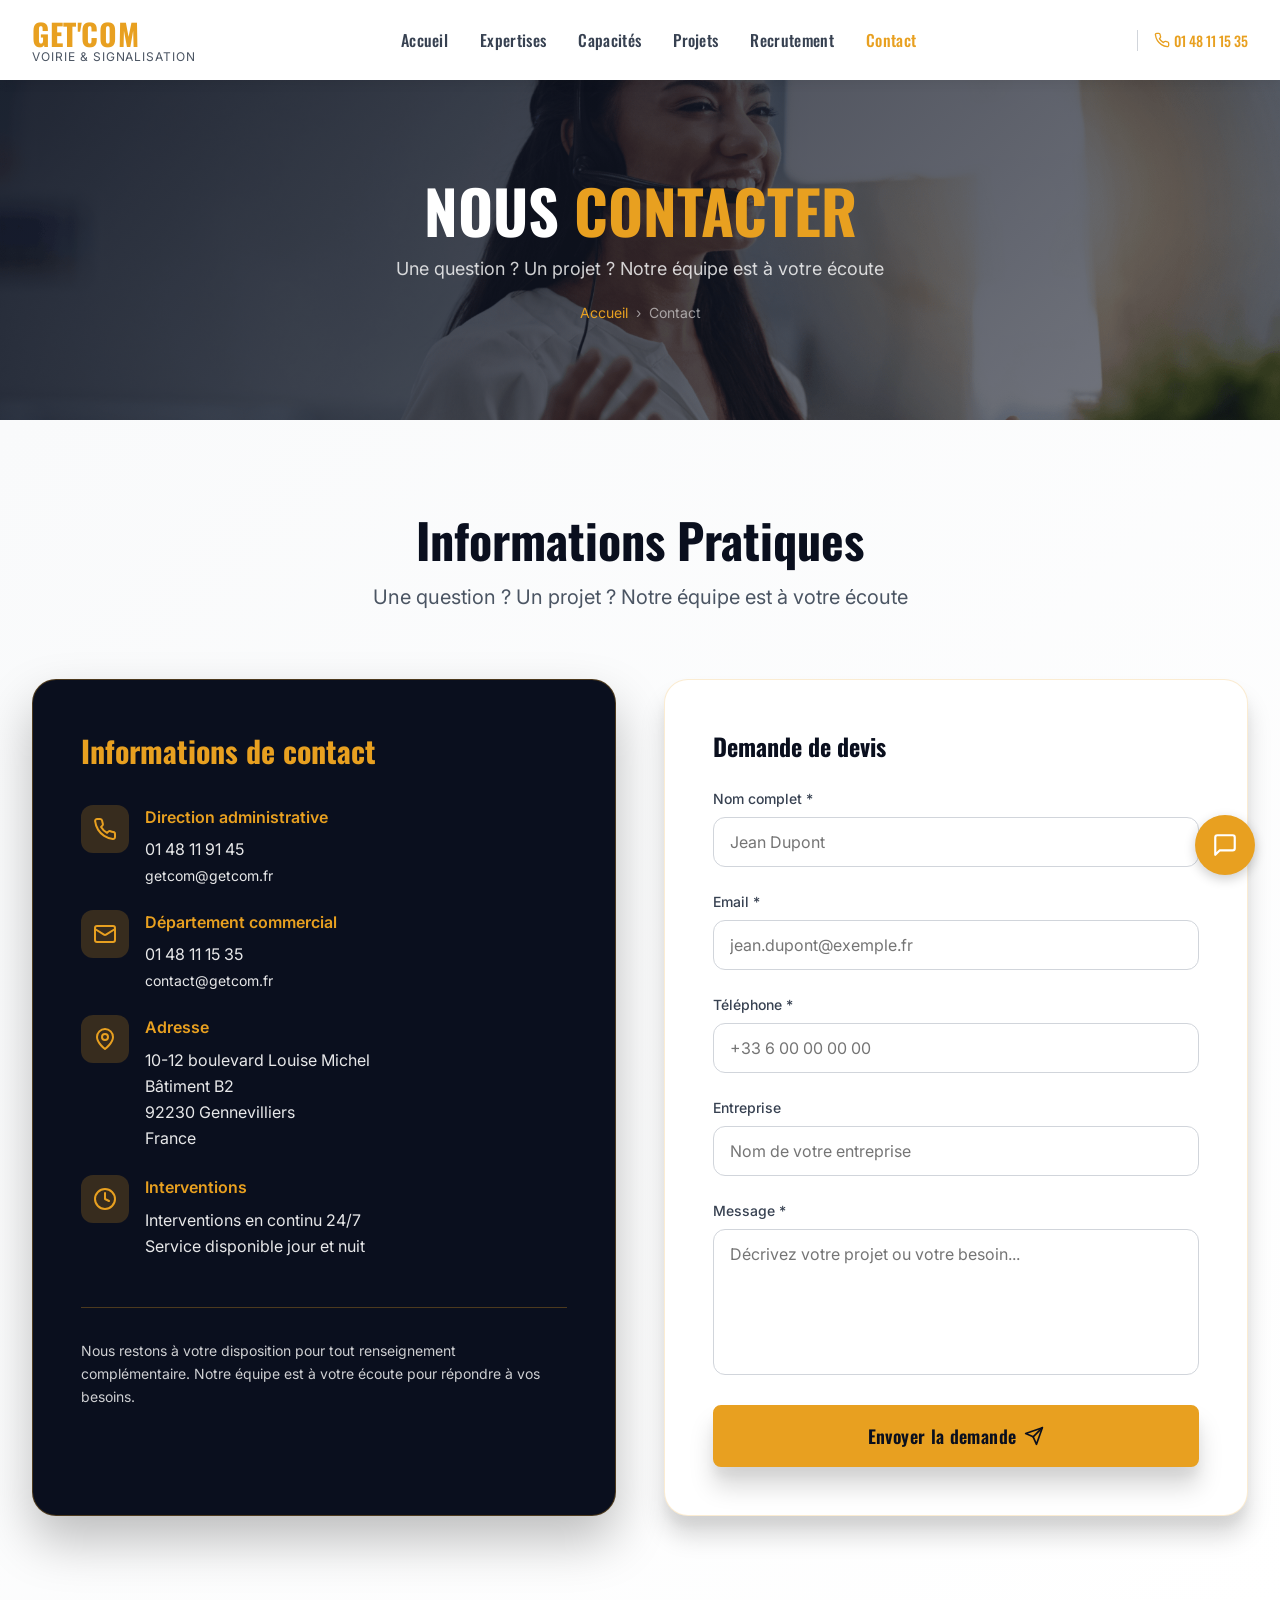
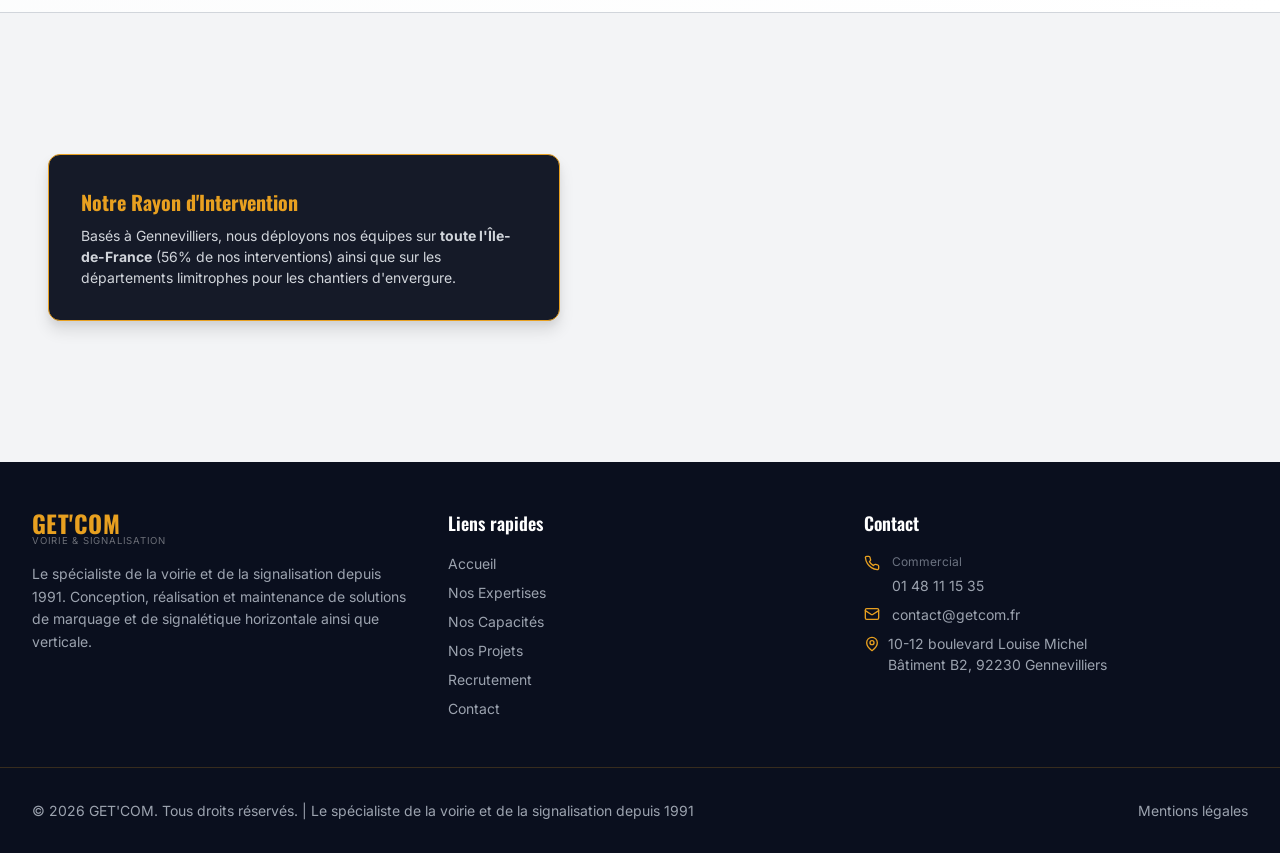
<file: contact.html>
<!DOCTYPE html>
<html lang="fr">
<head>
  <meta charset="UTF-8" />
  <meta name="viewport" content="width=device-width, initial-scale=1.0" />
  <title>Contact – GET'COM</title>
  <meta name="description" content="Contactez GET'COM pour un devis ou toute demande concernant la voirie et la signalisation." />
  <link rel="preconnect" href="https://fonts.googleapis.com" />
  <link rel="preconnect" href="https://fonts.gstatic.com" crossorigin />
  <link href="https://fonts.googleapis.com/css2?family=Oswald:wght@300;400;500;600;700&family=Inter:wght@300;400;500;600&display=swap" rel="stylesheet" />
  <link rel="stylesheet" href="assets/css/style.css" />
</head>

<div id="legalModal" class="modal">
  <div class="modal-content">
    <span class="modal-close-btn">&times;</span>
    
    <h2>Mentions Légales</h2>
    
    <div class="modal-body">
      <h3>Éditeur du site</h3>
      <p><strong>Raison sociale :</strong> GET'COM<br>
      <strong>Adresse :</strong> 10-12 boulevard Louise Michel, Bâtiment B2, 92230 Gennevilliers, France<br>
      <strong>Téléphone :</strong> 01 48 11 15 35<br>
      <strong>Email :</strong> contact@getcom.fr</p>

      <h3>Directeur de la publication</h3>
      <p>Le directeur de la publication du site est le représentant légal de la société GET'COM.</p>

      <h3>Hébergement</h3>
      <p>Le site est hébergé par un prestataire professionnel d'hébergement web.</p>

      <h3>Propriété intellectuelle</h3>
      <p>L'ensemble du contenu de ce site (textes, images, graphismes, logo, icônes, sons, logiciels) est la propriété exclusive de GET'COM ou de ses partenaires, à l'exception des marques, logos ou contenus appartenant à d'autres sociétés partenaires ou auteurs.</p>
      <p>Toute reproduction, distribution, modification, adaptation, retransmission ou publication, même partielle, de ces différents éléments est strictement interdite sans l'accord exprès par écrit de GET'COM. Cette représentation ou reproduction, par quelque procédé que ce soit, constitue une contrefaçon sanctionnée par les articles L.335-2 et suivants du Code de la propriété intellectuelle.</p>

      <h3>Protection des données personnelles</h3>
      <p>Conformément au Règlement Général sur la Protection des Données (RGPD) et à la loi "Informatique et Libertés" du 6 janvier 1978 modifiée, vous disposez d'un droit d'accès, de rectification, de suppression et d'opposition aux données personnelles vous concernant.</p>
      <p>Les informations recueillies sur ce site sont enregistrées dans un fichier informatisé par GET'COM pour la gestion des demandes de contact et de devis. Elles sont conservées pendant la durée nécessaire à la gestion de votre demande et sont destinées au service commercial de GET'COM.</p>
      <p>Pour exercer ces droits ou pour toute question sur le traitement de vos données dans ce dispositif, vous pouvez nous contacter par email à l'adresse : contact@getcom.fr ou par courrier à l'adresse : GET'COM, 10-12 boulevard Louise Michel, Bâtiment B2, 92230 Gennevilliers.</p>

      <h3>Cookies</h3>
      <p>Ce site peut utiliser des cookies pour améliorer l'expérience utilisateur et analyser le trafic. Vous pouvez configurer votre navigateur pour refuser les cookies ou être averti de leur utilisation.</p>

      <h3>Responsabilité</h3>
      <p>GET'COM s'efforce d'assurer l'exactitude et la mise à jour des informations diffusées sur ce site. Toutefois, GET'COM ne peut garantir l'exactitude, la précision ou l'exhaustivité des informations mises à disposition sur ce site.</p>
      <p>GET'COM ne pourra être tenue responsable des dommages directs et indirects consécutifs à l'accès au site et à son utilisation.</p>

      <h3>Liens hypertextes</h3>
      <p>Le site peut contenir des liens hypertextes vers d'autres sites présents sur le réseau Internet. Les liens vers ces autres ressources vous font quitter le site. GET'COM ne saurait être responsable du contenu de ces sites externes.</p>

      <h3>Droit applicable</h3>
      <p>Les présentes mentions légales sont régies par le droit français. En cas de litige, les tribunaux français seront seuls compétents.</p>
      
      <p class="modal-date"><em>Dernière mise à jour : 02/07/2026</em></p>
    </div>

    <div class="modal-footer">
      <button id="closeLegalBtn" class="btn btn-gold">Fermer</button>
    </div>
  </div>
</div>

<body>

  <nav class="navbar" id="navbar">
    <div class="container nav-inner">
      <a href="index.html" class="logo">
        <span class="logo-main">GET'COM</span>
        <span class="logo-sub">Voirie &amp; Signalisation</span>
      </a>
      <ul class="nav-links" id="navLinks">
        <li><a href="index.html"        class="nav-link">Accueil</a></li>
        <li><a href="expertises.html"   class="nav-link">Expertises</a></li>
        <li><a href="capacites.html"    class="nav-link">Capacités</a></li>
        <li><a href="projets.html"      class="nav-link">Projets</a></li>
        <li><a href="recrutement.html" class="nav-link">Recrutement</a></li>
        <li><a href="contact.html"      class="nav-link active">Contact</a></li>
      </ul>
      <a href="tel:+33148111535" class="nav-tel">
        <svg xmlns="http://www.w3.org/2000/svg" width="16" height="16" viewBox="0 0 24 24" fill="none" stroke="currentColor" stroke-width="2" stroke-linecap="round" stroke-linejoin="round"><path d="M22 16.92v3a2 2 0 0 1-2.18 2 19.79 19.79 0 0 1-8.63-3.07 19.5 19.5 0 0 1-6-6 19.79 19.79 0 0 1-3.07-8.67A2 2 0 0 1 4.11 2h3a2 2 0 0 1 2 1.72 12.84 12.84 0 0 0 .7 2.81 2 2 0 0 1-.45 2.11L8.09 9.91a16 16 0 0 0 6 6l1.27-1.27a2 2 0 0 1 2.11-.45 12.84 12.84 0 0 0 2.81.7A2 2 0 0 1 22 16.92z"></path></svg>
        01 48 11 15 35
      </a>
      <button class="burger" id="burger" aria-label="Menu" aria-expanded="false">
        <span></span><span></span><span></span>
      </button>
    </div>
  </nav>

  <section class="page-hero">
    <div class="page-hero-bg" style="background-image:url('assets/images/contact/contacter.png')"></div>
    <div class="page-hero-overlay"></div>
    <div class="container page-hero-content">
      <h1>NOUS <span class="gold">CONTACTER</span></h1>
      <p>Une question ? Un projet ? Notre équipe est à votre écoute</p>
      <nav class="breadcrumb" aria-label="Fil d'Ariane">
        <a href="index.html">Accueil</a>
        <span>›</span>
        <span>Contact</span>
      </nav>
    </div>
  </section>

  <section class="section-light">
    <div class="container">
      <div class="section-header centered">
        <h2>Informations Pratiques</h2>
        <p class="section-desc">Une question ? Un projet ? Notre équipe est à votre écoute</p>
      </div>

      <div class="contact-grid">

        <!-- Infos -->
        <div class="contact-info">
          <h3>Informations de contact</h3>

          <div class="info-row">
            <div class="info-icon">
              <svg xmlns="http://www.w3.org/2000/svg" width="24" height="24" viewBox="0 0 24 24" fill="none" stroke="currentColor" stroke-width="2" stroke-linecap="round" stroke-linejoin="round"><path d="M22 16.92v3a2 2 0 0 1-2.18 2 19.79 19.79 0 0 1-8.63-3.07 19.5 19.5 0 0 1-6-6 19.79 19.79 0 0 1-3.07-8.67A2 2 0 0 1 4.11 2h3a2 2 0 0 1 2 1.72 12.84 12.84 0 0 0 .7 2.81 2 2 0 0 1-.45 2.11L8.09 9.91a16 16 0 0 0 6 6l1.27-1.27a2 2 0 0 1 2.11-.45 12.84 12.84 0 0 0 2.81.7A2 2 0 0 1 22 16.92z"/></svg>
            </div>
            <div>
              <div class="info-label">Direction administrative</div>
              <a href="tel:+33148119145" class="info-link">01 48 11 91 45</a>
              <a href="mailto:getcom@getcom.fr" class="info-link small">getcom@getcom.fr</a>
            </div>
          </div>

          <div class="info-row">
            <div class="info-icon">
              <svg xmlns="http://www.w3.org/2000/svg" width="24" height="24" viewBox="0 0 24 24" fill="none" stroke="currentColor" stroke-width="2" stroke-linecap="round" stroke-linejoin="round"><rect width="20" height="16" x="2" y="4" rx="2"/><path d="m22 7-8.97 5.7a1.94 1.94 0 0 1-2.06 0L2 7"/></svg>
            </div>
            <div>
              <div class="info-label">Département commercial</div>
              <a href="tel:+33148111535" class="info-link">01 48 11 15 35</a>
              <a href="mailto:contact@getcom.fr" class="info-link small">contact@getcom.fr</a>
            </div>
          </div>

          <div class="info-row">
            <div class="info-icon">
              <svg xmlns="http://www.w3.org/2000/svg" width="24" height="24" viewBox="0 0 24 24" fill="none" stroke="currentColor" stroke-width="2" stroke-linecap="round" stroke-linejoin="round"><path d="M20 10c0 6-8 12-8 12s-8-6-8-12a8 8 0 0 1 16 0Z"/><circle cx="12" cy="10" r="3"/></svg>
            </div>
            <div>
              <div class="info-label">Adresse</div>
              <span class="info-text">10-12 boulevard Louise Michel<br>Bâtiment B2<br>92230 Gennevilliers<br>France</span>
            </div>
          </div>

          <div class="info-row">
            <div class="info-icon">
              <svg xmlns="http://www.w3.org/2000/svg" width="24" height="24" viewBox="0 0 24 24" fill="none" stroke="currentColor" stroke-width="2" stroke-linecap="round" stroke-linejoin="round"><circle cx="12" cy="12" r="10"/><polyline points="12 6 12 12 16 14"/></svg>
            </div>
            <div>
              <div class="info-label">Interventions</div>
              <span class="info-text">Interventions en continu 24/7<br>Service disponible jour et nuit</span>
            </div>
          </div>

          <p class="info-note">Nous restons à votre disposition pour tout renseignement complémentaire. Notre équipe est à votre écoute pour répondre à vos besoins.</p>
        </div>

        <form class="contact-form" id="contactForm" action="https://formspree.io/f/xqeoqkyp" method="POST">
          <h3>Demande de devis</h3>

          <div class="form-group">
            <label for="name">Nom complet *</label>
            <input type="text" id="name" name="name" required placeholder="Jean Dupont" />
          </div>
          <div class="form-group">
            <label for="email">Email *</label>
            <input type="email" id="email" name="email" required placeholder="jean.dupont@exemple.fr" />
          </div>
          <div class="form-group">
            <label for="phone">Téléphone *</label>
            <input type="tel" id="phone" name="phone" required placeholder="+33 6 00 00 00 00" />
          </div>
          <div class="form-group">
            <label for="company">Entreprise</label>
            <input type="text" id="company" name="company" placeholder="Nom de votre entreprise" />
          </div>
          <div class="form-group">
            <label for="message">Message *</label>
            <textarea id="message" name="message" required rows="5" placeholder="Décrivez votre projet ou votre besoin..."></textarea>
          </div>

          <div id="formSuccess" class="form-success" style="display:none;">
            ✅ Votre message a bien été envoyé ! Nous vous répondrons rapidement.
          </div>
          <div id="formError" class="form-error" style="display:none;">
            ❌ Une erreur s'est produite. Veuillez réessayer ou nous appeler directement.
          </div>

          <button type="submit" class="btn btn-gold btn-full" id="submitBtn">
            <span>Envoyer la demande</span>
            <svg xmlns="http://www.w3.org/2000/svg" width="20" height="20" viewBox="0 0 24 24" fill="none" stroke="currentColor" stroke-width="2" stroke-linecap="round" stroke-linejoin="round"><path d="m22 2-7 20-4-9-9-4Z"/><path d="M22 2 11 13"/></svg>
          </button>
        </form>
      </div>
    </div>
  </section>

<section style="background: var(--gray-100); height: 450px; width: 100%; display: flex; align-items: center; justify-content: flex-start; position: relative; border-top: 1px solid var(--gray-300); overflow: hidden;">
  
  <iframe 
    src="https://www.google.com/maps/embed?pb=!1m18!1m12!1m3!1d3232.733369206069!2d2.3165349768543626!3d48.921322396274995!2m3!1f0!2f0!3f0!3m2!1i1024!2i768!4f13.1!3m3!1m2!1s0x47e6692cf97507e1%3A0x759d1675d4fafbed!2sGet%20Com!5e1!3m2!1sfr!2sfr!4v1779951010688!5m2!1sfr!2sfr" 
    width="100%" 
    height="100%" 
    style="border:0; position: absolute; top: 0; left: 0; width: 100%; height: 100%; z-index: 1;" 
    allowfullscreen="" 
    loading="lazy" 
    referrerpolicy="no-referrer-when-downgrade">
  </iframe>
  
  <div style="position: relative; z-index: 10; background: rgba(10,15,30,0.95); color: var(--white); padding: 2rem; border-radius: var(--radius); max-width: 32rem; margin-left: 3rem; border: 1px solid var(--gold); box-shadow: var(--shadow-lg);">
    <h4 style="font-family: var(--font-main); font-size: 1.25rem; color: var(--gold); margin-bottom: 0.5rem;">Notre Rayon d'Intervention</h4>
    <p style="font-size: 0.875rem; color: var(--gray-300); line-height: 1.5;">Basés à Gennevilliers, nous déployons nos équipes sur <strong>toute l'Île-de-France</strong> (56% de nos interventions) ainsi que sur les départements limitrophes pour les chantiers d'envergure.</p>
  </div>
</section>

<div id="chat-button" onclick="toggleChat()" style="position: fixed; bottom: 25px; right: 25px; background: var(--gold, #E8A020); color: #fff; width: 60px; height: 60px; border-radius: 50%; display: flex; align-items: center; justify-content: center; cursor: pointer; box-shadow: 0 4px 12px rgba(0,0,0,0.2); z-index: 9999; transition: transform 0.2s;">
  <svg xmlns="http://www.w3.org/2000/svg" width="26" height="26" viewBox="0 0 24 24" fill="none" stroke="currentColor" stroke-width="2" stroke-linecap="round" stroke-linejoin="round"><path d="M21 15a2 2 0 0 1-2 2H7l-4 4V5a2 2 0 0 1 2-2h14a2 2 0 0 1 2 2z"></path></svg>
</div>

<div id="chat-box" style="display: none; position: fixed; bottom: 95px; right: 25px; width: 340px; height: 460px; background: #fff; border-radius: 12px; box-shadow: 0 8px 24px rgba(0,0,0,0.15); flex-direction: column; overflow: hidden; z-index: 9999; font-family: 'Inter', sans-serif; border: 1px solid rgba(0,0,0,0.1);">
  
  <div style="background: var(--navy, #0A0F1E); color: #fff; padding: 12px 15px; display: flex; justify-content: space-between; align-items: center; font-weight: 600; letter-spacing: 0.5px;">
    <span>Assistant GET'COM</span>
    <div style="display: flex; align-items: center; gap: 12px;">
      <button onclick="openPhonePopup()" class="header-phone-btn" title="Demander un rappel">
        <svg width="14" height="14" viewBox="0 0 24 24" fill="none" stroke="currentColor" stroke-width="2.5" stroke-linecap="round" stroke-linejoin="round"><path d="M22 16.92v3a2 2 0 0 1-2.18 2 19.79 19.79 0 0 1-8.63-3.07 19.5 19.5 0 0 1-6-6 19.79 19.79 0 0 1-3.07-8.67A2 2 0 0 1 4.11 2h3a2 2 0 0 1 2 1.72 12.84 12.84 0 0 0 .7 2.81 2 2 0 0 1-.45 2.11L8.09 9.91a16 16 0 0 0 6 6l1.27-1.27a2 2 0 0 1 2.11-.45 12.84 12.84 0 0 0 2.81.7A2 2 0 0 1 22 16.92z"/></svg>
      </button>
      <span onclick="toggleChat()" style="cursor: pointer; font-size: 22px; line-height: 1; padding-bottom: 2px;">&times;</span>
    </div>
  </div>
  
  <div id="chat-body" style="padding: 15px; overflow-y: auto; flex-grow: 1; display: flex; flex-direction: column; gap: 10px; background: #f9fafb; position: relative;">
    
    <div id="phone-popup" class="chat-popup-overlay">
      <form id="formspree-popup-form" action="https://formspree.io/f/mbdvkvga" method="POST" class="chat-popup-content" onsubmit="submitPhonePopup(event)">
        <h4>Demande de rappel</h4>
        <p>Laissez vos coordonnées pour être recontacté par GET'COM.</p>
        
        <input type="text" name="Nom / Entreprise" placeholder="Votre nom ou entreprise" style="margin-bottom: 10px;">
        
        <input type="tel" id="popup-phone-input" name="Téléphone à rappeler" placeholder="Ex: 06 12 34 56 78" required>
        
        <input type="hidden" name="_subject" value="Nouveau rappel demandé depuis le Chatbot GET'COM">

        <div class="chat-popup-actions">
          <button type="button" onclick="closePhonePopup()" class="popup-btn-cancel">Annuler</button>
          <button type="submit" class="popup-btn-submit">Ok</button>
        </div>
      </form>
    </div>

  </div>

  <div style="padding: 10px; background: #fff; border-top: 1px solid #eee; display: flex; gap: 8px;">
    <input type="text" id="chat-input" onkeypress="handleKeyPress(event)" placeholder="Posez votre question ici..." style="flex-grow: 1; padding: 8px 12px; border: 1px solid #ccc; border-radius: 20px; font-size: 0.85rem; outline: none; font-family: 'Inter', sans-serif;">
    <button onclick="handleSend()" style="background: var(--navy, #0A0F1E); color: #fff; border: none; padding: 8px 14px; border-radius: 20px; cursor: pointer; font-size: 0.85rem; font-weight: 500;">Ok</button>
  </div>
</div>

<footer class="footer">
    <div class="container footer-inner">
      <div class="footer-col">
        <div class="logo">
          <span class="logo-main">GET'COM</span>
          <span class="logo-sub">Voirie &amp; Signalisation</span>
        </div>
        <p>Le spécialiste de la voirie et de la signalisation depuis 1991. Conception, réalisation et maintenance de solutions de marquage et de signalétique horizontale ainsi que verticale.</p>
      </div>
      <div class="footer-col">
        <h4>Liens rapides</h4>
        <ul>
          <li><a href="index.html">Accueil</a></li>
          <li><a href="expertises.html">Nos Expertises</a></li>
          <li><a href="capacites.html">Nos Capacités</a></li>
          <li><a href="projets.html">Nos Projets</a></li>
          <li><a href="recrutement.html">Recrutement</a></li>
          <li><a href="contact.html">Contact</a></li>
        </ul>
      </div>
      <div class="footer-col">
        <h4>Contact</h4>
        <ul class="footer-contact">
          <li>
            <svg xmlns="http://www.w3.org/2000/svg" width="16" height="16" viewBox="0 0 24 24" fill="none" stroke="currentColor" stroke-width="2" stroke-linecap="round" stroke-linejoin="round"><path d="M22 16.92v3a2 2 0 0 1-2.18 2 19.79 19.79 0 0 1-8.63-3.07 19.5 19.5 0 0 1-6-6 19.79 19.79 0 0 1-3.07-8.67A2 2 0 0 1 4.11 2h3a2 2 0 0 1 2 1.72 12.84 12.84 0 0 0 .7 2.81 2 2 0 0 1-.45 2.11L8.09 9.91a16 16 0 0 0 6 6l1.27-1.27a2 2 0 0 1 2.11-.45 12.84 12.84 0 0 0 2.81.7A2 2 0 0 1 22 16.92z"/></svg>
            <div><span class="footer-label">Commercial</span><a href="tel:+33148111535">01 48 11 15 35</a></div>
          </li>
          <li>
            <svg xmlns="http://www.w3.org/2000/svg" width="16" height="16" viewBox="0 0 24 24" fill="none" stroke="currentColor" stroke-width="2" stroke-linecap="round" stroke-linejoin="round"><rect width="20" height="16" x="2" y="4" rx="2"/><path d="m22 7-8.97 5.7a1.94 1.94 0 0 1-2.06 0L2 7"/></svg>
            <a href="mailto:contact@getcom.fr">contact@getcom.fr</a>
          </li>
          <li>
            <a href="https://www.google.com/maps/search/?api=1&query=10-12+boulevard+Louise+Michel+92230+Gennevilliers" target="_blank" rel="noopener noreferrer" style="text-decoration: none; color: inherit; display: inline-flex; align-items: flex-start; gap: 8px;">
            <svg xmlns="http://www.w3.org/2000/svg" width="16" height="16" viewBox="0 0 24 24" fill="none" stroke="currentColor" stroke-width="2" stroke-linecap="round" stroke-linejoin="round" style="margin-top: 3px; flex-shrink: 0;"><path d="M20 10c0 6-8 12-8 12s-8-6-8-12a8 8 0 0 1 16 0Z"/><circle cx="12" cy="10" r="3"/></svg>
            <span>10-12 boulevard Louise Michel<br>Bâtiment B2, 92230 Gennevilliers</span>
            </a>
          </li>
        </ul>
      </div>
    </div>
    <div class="footer-bottom">
      <div class="container footer-bottom-inner">
        <p>© 2026 GET'COM. Tous droits réservés. | Le spécialiste de la voirie et de la signalisation depuis 1991</p>
        <a href="#" class="footer-legal" id="legalBtn">Mentions légales</a>
      </div>
    </div>
  </footer>

  <script src="assets/js/script.js"></script>
</body>
</html>
</file>
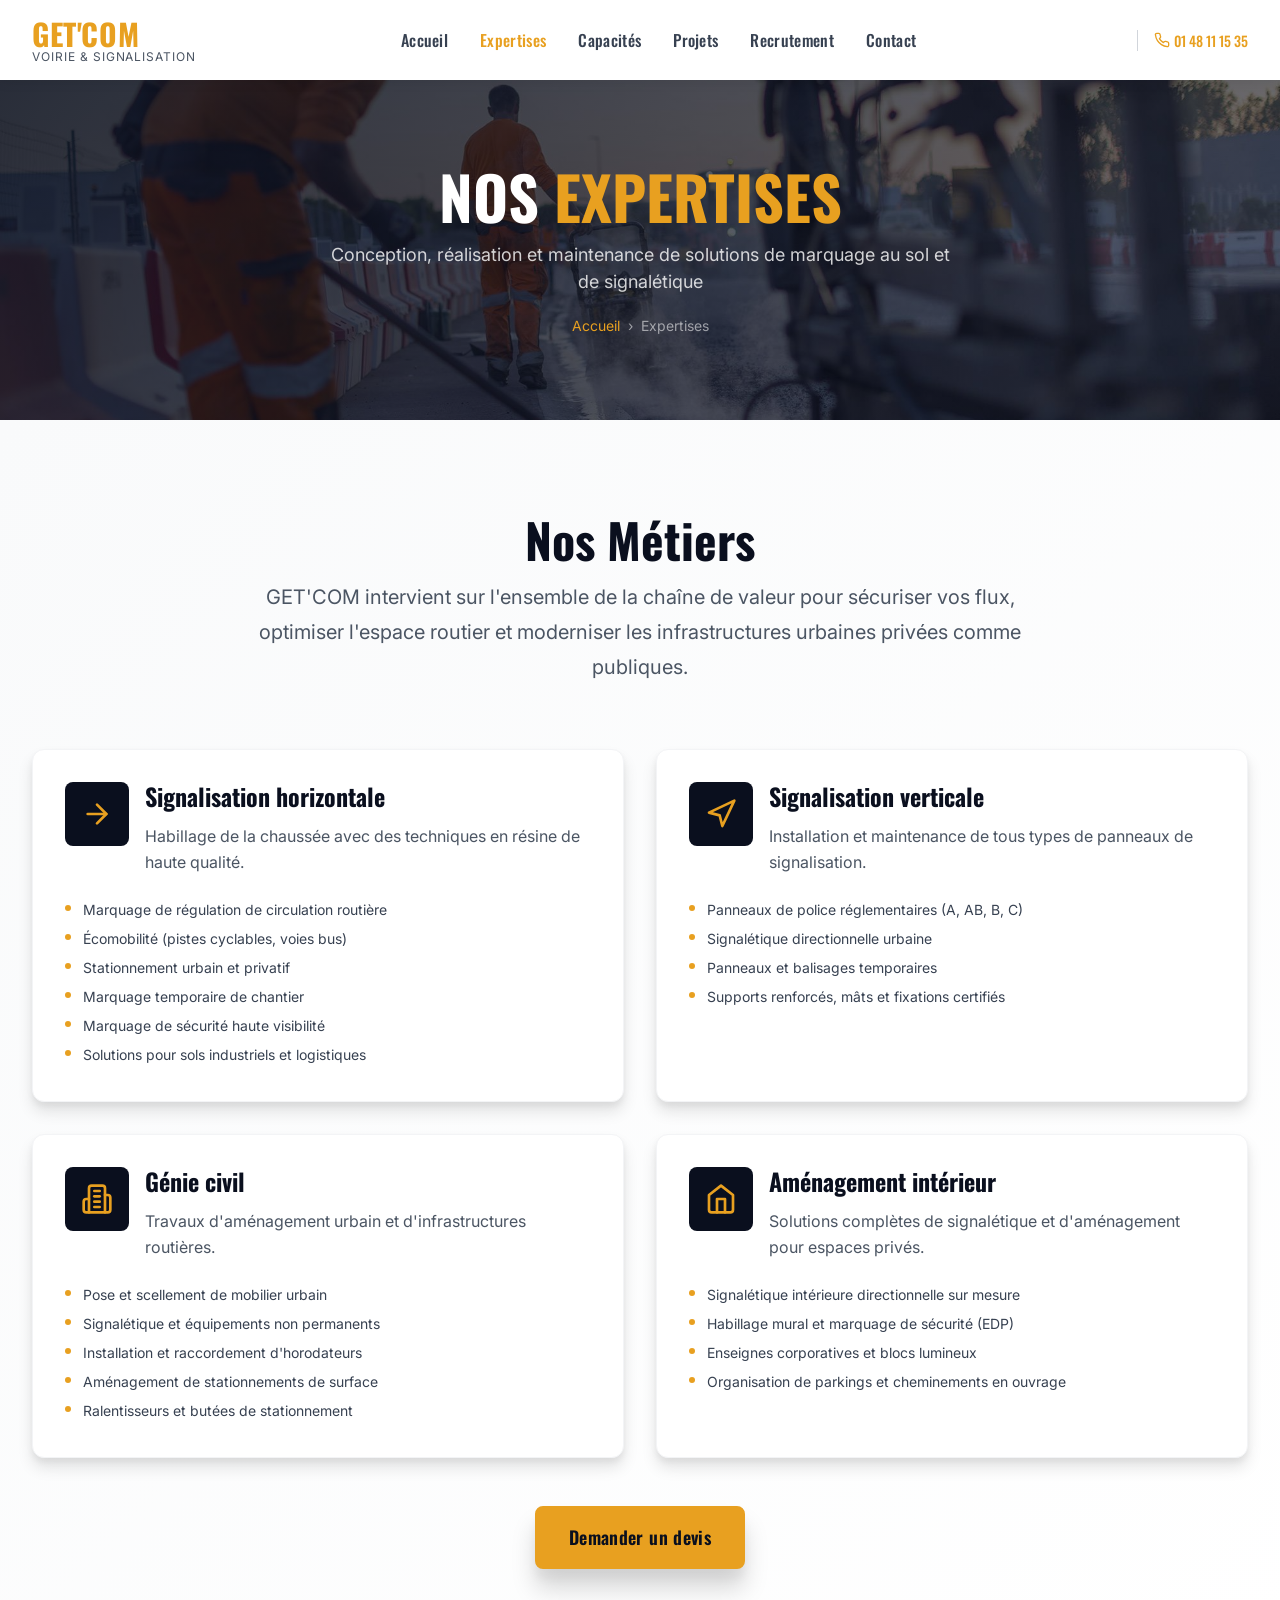
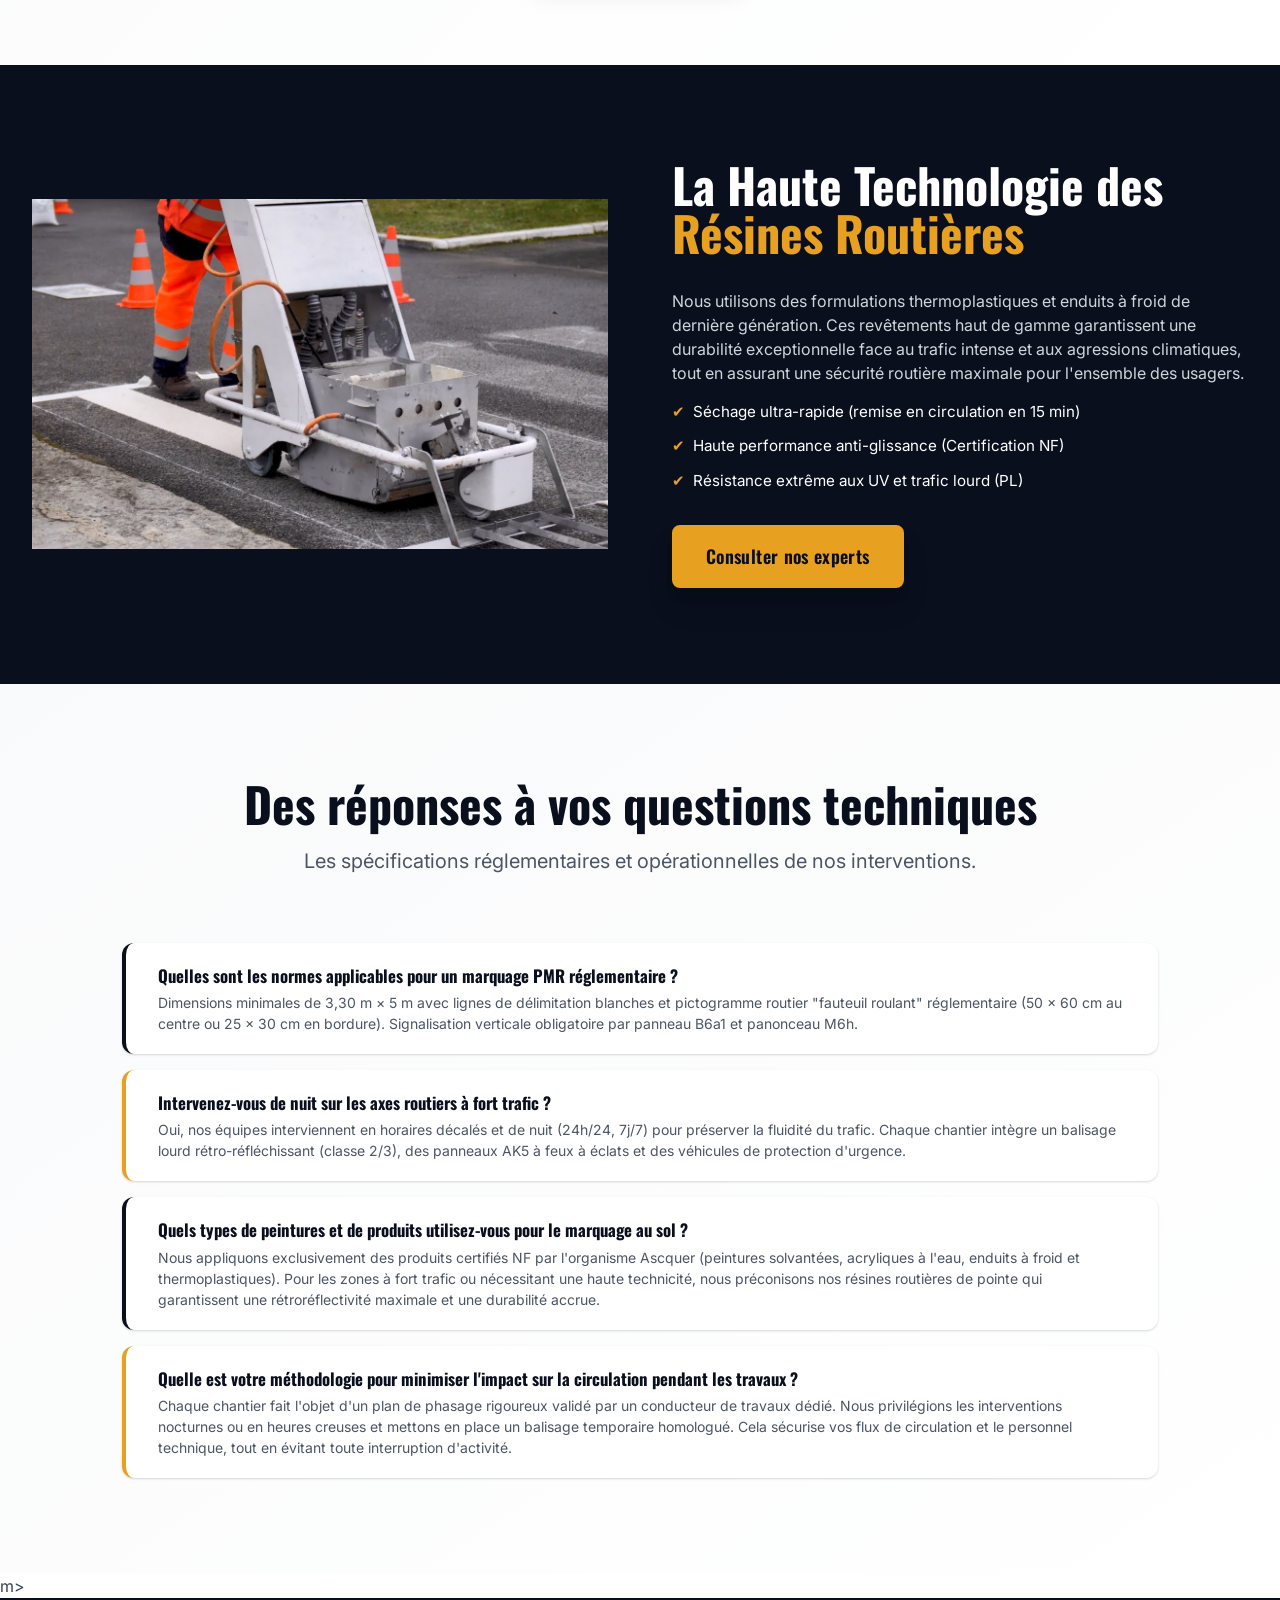
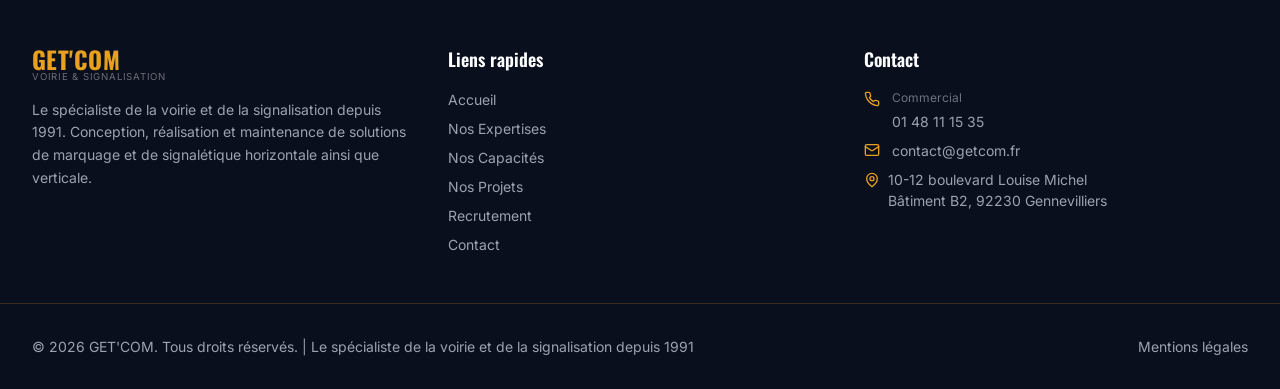
<file: expertises.html>
<!DOCTYPE html>
<html lang="fr">
<head>
  <meta charset="UTF-8" />
  <meta name="viewport" content="width=device-width, initial-scale=1.0" />
  <title>Nos Expertises – GET'COM</title>
  <meta name="description" content="Découvrez les expertises de GET'COM : signalisation horizontale, verticale, génie civil et aménagement intérieur." />
  <link rel="preconnect" href="https://fonts.googleapis.com" />
  <link rel="preconnect" href="https://fonts.gstatic.com" crossorigin />
  <link href="https://fonts.googleapis.com/css2?family=Oswald:wght@300;400;500;600;700&family=Inter:wght@300;400;500;600&display=swap" rel="stylesheet" />
  <link rel="stylesheet" href="assets/css/style.css" />
</head>

<div id="legalModal" class="modal">
  <div class="modal-content">
    <span class="modal-close-btn">&times;</span>
    
    <h2>Mentions Légales</h2>
    
    <div class="modal-body">
      <h3>Éditeur du site</h3>
      <p><strong>Raison sociale :</strong> GET'COM<br>
      <strong>Adresse :</strong> 10-12 boulevard Louise Michel, Bâtiment B2, 92230 Gennevilliers, France<br>
      <strong>Téléphone :</strong> 01 48 11 15 35<br>
      <strong>Email :</strong> contact@getcom.fr</p>

      <h3>Directeur de la publication</h3>
      <p>Le directeur de la publication du site est le représentant légal de la société GET'COM.</p>

      <h3>Hébergement</h3>
      <p>Le site est hébergé par un prestataire professionnel d'hébergement web.</p>

      <h3>Propriété intellectuelle</h3>
      <p>L'ensemble du contenu de ce site (textes, images, graphismes, logo, icônes, sons, logiciels) est la propriété exclusive de GET'COM ou de ses partenaires, à l'exception des marques, logos ou contenus appartenant à d'autres sociétés partenaires ou auteurs.</p>
      <p>Toute reproduction, distribution, modification, adaptation, retransmission ou publication, même partielle, de ces différents éléments est strictement interdite sans l'accord exprès par écrit de GET'COM. Cette représentation ou reproduction, par quelque procédé que ce soit, constitue une contrefaçon sanctionnée par les articles L.335-2 et suivants du Code de la propriété intellectuelle.</p>

      <h3>Protection des données personnelles</h3>
      <p>Conformément au Règlement Général sur la Protection des Données (RGPD) et à la loi "Informatique et Libertés" du 6 janvier 1978 modifiée, vous disposez d'un droit d'accès, de rectification, de suppression et d'opposition aux données personnelles vous concernant.</p>
      <p>Les informations recueillies sur ce site sont enregistrées dans un fichier informatisé par GET'COM pour la gestion des demandes de contact et de devis. Elles sont conservées pendant la durée nécessaire à la gestion de votre demande et sont destinées au service commercial de GET'COM.</p>
      <p>Pour exercer ces droits ou pour toute question sur le traitement de vos données dans ce dispositif, vous pouvez nous contacter par email à l'adresse : contact@getcom.fr ou par courrier à l'adresse : GET'COM, 10-12 boulevard Louise Michel, Bâtiment B2, 92230 Gennevilliers.</p>

      <h3>Cookies</h3>
      <p>Ce site peut utiliser des cookies pour améliorer l'expérience utilisateur et analyser le trafic. Vous pouvez configurer votre navigateur pour refuser les cookies ou être averti de leur utilisation.</p>

      <h3>Responsabilité</h3>
      <p>GET'COM s'efforce d'assurer l'exactitude et la mise à jour des informations diffusées sur ce site. Toutefois, GET'COM ne peut garantir l'exactitude, la précision ou l'exhaustivité des informations mises à disposition sur ce site.</p>
      <p>GET'COM ne pourra être tenue responsable des dommages directs et indirects consécutifs à l'accès au site et à son utilisation.</p>

      <h3>Liens hypertextes</h3>
      <p>Le site peut contenir des liens hypertextes vers d'autres sites présents sur le réseau Internet. Les liens vers ces autres ressources vous font quitter le site. GET'COM ne saurait être responsable du contenu de ces sites externes.</p>

      <h3>Droit applicable</h3>
      <p>Les présentes mentions légales sont régies par le droit français. En cas de litige, les tribunaux français seront seuls compétents.</p>
      
      <p class="modal-date"><em>Dernière mise à jour : 02/07/2026</em></p>
    </div>

    <div class="modal-footer">
      <button id="closeLegalBtn" class="btn btn-gold">Fermer</button>
    </div>
  </div>
</div>

<body>

  <nav class="navbar" id="navbar">
    <div class="container nav-inner">
      <a href="index.html" class="logo">
        <span class="logo-main">GET'COM</span>
        <span class="logo-sub">Voirie &amp; Signalisation</span>
      </a>
      <ul class="nav-links" id="navLinks">
        <li><a href="index.html"        class="nav-link">Accueil</a></li>
        <li><a href="expertises.html"   class="nav-link active">Expertises</a></li>
        <li><a href="capacites.html"    class="nav-link">Capacités</a></li>
        <li><a href="projets.html"      class="nav-link">Projets</a></li>
        <li><a href="recrutement.html" class="nav-link">Recrutement</a></li>
        <li><a href="contact.html"      class="nav-link">Contact</a></li>
      </ul>
      <a href="tel:+33148111535" class="nav-tel">
        <svg xmlns="http://www.w3.org/2000/svg" width="16" height="16" viewBox="0 0 24 24" fill="none" stroke="currentColor" stroke-width="2" stroke-linecap="round" stroke-linejoin="round"><path d="M22 16.92v3a2 2 0 0 1-2.18 2 19.79 19.79 0 0 1-8.63-3.07 19.5 19.5 0 0 1-6-6 19.79 19.79 0 0 1-3.07-8.67A2 2 0 0 1 4.11 2h3a2 2 0 0 1 2 1.72 12.84 12.84 0 0 0 .7 2.81 2 2 0 0 1-.45 2.11L8.09 9.91a16 16 0 0 0 6 6l1.27-1.27a2 2 0 0 1 2.11-.45 12.84 12.84 0 0 0 2.81.7A2 2 0 0 1 22 16.92z"></path></svg>
        01 48 11 15 35
      </a>
      <button class="burger" id="burger" aria-label="Menu" aria-expanded="false">
        <span></span><span></span><span></span>
      </button>
    </div>
  </nav>

  <section class="page-hero">
    <div class="page-hero-bg" style="background-image:url('assets/images/expertises/Expertise.jpg')"></div>
    <div class="page-hero-overlay"></div>
    <div class="container page-hero-content">
      <h1>NOS <span class="gold">EXPERTISES</span></h1>
      <p>Conception, réalisation et maintenance de solutions de marquage au sol et de signalétique</p>
      <nav class="breadcrumb" aria-label="Fil d'Ariane">
        <a href="index.html">Accueil</a>
        <span>›</span>
        <span>Expertises</span>
      </nav>
    </div>
  </section>

  <section class="section-light">
    <div class="container">
      <div class="section-header centered">
        <h2>Nos Métiers</h2>
        <p class="section-desc">GET'COM intervient sur l'ensemble de la chaîne de valeur pour sécuriser vos flux, optimiser l'espace routier et moderniser les infrastructures urbaines privées comme publiques.</p>
      </div>

      <div class="expertise-grid">
        <div class="expertise-card">
          <div class="expertise-body">
            <div class="expertise-header">
              <div class="expertise-icon">
                <svg xmlns="http://www.w3.org/2000/svg" width="32" height="32" viewBox="0 0 24 24" fill="none" stroke="currentColor" stroke-width="2" stroke-linecap="round" stroke-linejoin="round"><path d="M5 12h14"/><path d="m12 5 7 7-7 7"/></svg>
              </div>
              <div class="expertise-text">
                <h3>Signalisation horizontale</h3>
                <p>Habillage de la chaussée avec des techniques en résine de haute qualité.</p>
              </div>
            </div>
            <ul>
              <li>Marquage de régulation de circulation routière</li>
              <li>Écomobilité (pistes cyclables, voies bus)</li>
              <li>Stationnement urbain et privatif</li>
              <li>Marquage temporaire de chantier</li>
              <li>Marquage de sécurité haute visibilité</li>
              <li>Solutions pour sols industriels et logistiques</li>
            </ul>
          </div>
          <div class="card-bar"></div>
        </div>

        <div class="expertise-card">
          <div class="expertise-body">
            <div class="expertise-header">
              <div class="expertise-icon">
                <svg xmlns="http://www.w3.org/2000/svg" width="32" height="32" viewBox="0 0 24 24" fill="none" stroke="currentColor" stroke-width="2" stroke-linecap="round" stroke-linejoin="round"><polygon points="3 11 22 2 13 21 11 13 3 11"/></svg>
              </div>
              <div class="expertise-text">
                <h3>Signalisation verticale</h3>
                <p>Installation et maintenance de tous types de panneaux de signalisation.</p>
              </div>
            </div>
            <ul>
              <li>Panneaux de police réglementaires (A, AB, B, C)</li>
              <li>Signalétique directionnelle urbaine</li>
              <li>Panneaux et balisages temporaires</li>
              <li>Supports renforcés, mâts et fixations certifiés</li>
            </ul>
          </div>
          <div class="card-bar"></div>
        </div>

        <div class="expertise-card">
    <div class="expertise-body">
      <div class="expertise-header">
        <div class="expertise-icon">
          <svg xmlns="http://www.w3.org/2000/svg" width="32" height="32" viewBox="0 0 24 24" fill="none" stroke="currentColor" stroke-width="2" stroke-linecap="round" stroke-linejoin="round"><path d="M6 22V4a2 2 0 0 1 2-2h8a2 2 0 0 1 2 2v18Z"/><path d="M6 12H4a2 2 0 0 0-2 2v6a2 2 0 0 0 2 2h2"/><path d="M18 9h2a2 2 0 0 1 2 2v9a2 2 0 0 1-2 2h-2"/><path d="M10 6h4"/><path d="M10 10h4"/><path d="M10 14h4"/><path d="M10 18h4"/></svg>
        </div>
        <div class="expertise-text">
          <h3>Génie civil</h3>
          <p>Travaux d'aménagement urbain et d'infrastructures routières.</p>
        </div>
      </div>
      <ul>
        <li>Pose et scellement de mobilier urbain</li>
        <li>Signalétique et équipements non permanents</li>
        <li>Installation et raccordement d'horodateurs</li>
        <li>Aménagement de stationnements de surface</li>
        <li>Ralentisseurs et butées de stationnement</li>
      </ul>
    </div>
    <div class="card-bar"></div>
  </div>

        <div class="expertise-card">
          <div class="expertise-body">
            <div class="expertise-header">
              <div class="expertise-icon">
                <svg xmlns="http://www.w3.org/2000/svg" width="32" height="32" viewBox="0 0 24 24" fill="none" stroke="currentColor" stroke-width="2" stroke-linecap="round" stroke-linejoin="round"><path d="m3 9 9-7 9 7v11a2 2 0 0 1-2 2H5a2 2 0 0 1-2-2z"/><polyline points="9 22 9 12 15 12 15 22"/></svg>
              </div>
              <div class="expertise-text">
                <h3>Aménagement intérieur</h3>
                <p>Solutions complètes de signalétique et d'aménagement pour espaces privés.</p>
              </div>
            </div>
            <ul>
              <li>Signalétique intérieure directionnelle sur mesure</li>
              <li>Habillage mural et marquage de sécurité (EDP)</li>
              <li>Enseignes corporatives et blocs lumineux</li>
              <li>Organisation de parkings et cheminements en ouvrage</li>
            </ul>
          </div>
          <div class="card-bar"></div>
        </div>
      </div>

      <div class="text-center" style="margin-top:3rem;">
        <a href="contact.html" class="btn btn-gold">Demander un devis</a>
      </div>
    </div>
  </section>

  <section class="section-dark">
    <div class="container">
      <div style="display: grid; grid-template-columns: 1fr 1fr; gap: 4rem; align-items: center;">
        <div style="background: rgba(255,255,255,0.05); border-radius: var(--radius); height: 350px; display: flex; align-items: center; justify-content: center;">
            <img src="assets/images/expertises/resine.jpg" alt="Travaux de voirie" style="width: 100%; height: 100%; object-fit: cover; object-position: center;">
        </div>
        <div>
          <div class="section-header" style="margin-bottom: 2rem;">
            <h2 class="text-white">La Haute Technologie des <span class="gold">Résines Routières</span></h2>
          </div>
          <p style="color: var(--gray-300); margin-bottom: 1rem;">Nous utilisons des formulations thermoplastiques et enduits à froid de dernière génération. Ces revêtements haut de gamme garantissent une durabilité exceptionnelle face au trafic intense et aux agressions climatiques, tout en assurant une sécurité routière maximale pour l'ensemble des usagers.</p>
          <ul style="display: flex; flex-direction: column; gap: 0.75rem; color: var(--white); font-size: 0.95rem; margin-bottom: 2rem;">
            <li style="display: flex; align-items: center; gap: 0.5rem;"><span style="color: var(--gold);">✔</span> Séchage ultra-rapide (remise en circulation en 15 min)</li>
            <li style="display: flex; align-items: center; gap: 0.5rem;"><span style="color: var(--gold);">✔</span> Haute performance anti-glissance (Certification NF)</li>
            <li style="display: flex; align-items: center; gap: 0.5rem;"><span style="color: var(--gold);">✔</span> Résistance extrême aux UV et trafic lourd (PL)</li>
          </ul>
          <a href="contact.html" class="btn btn-gold">Consulter nos experts</a>
        </div>
      </div>
    </div>
  </section>

<section class="section-light">
  <div class="container" style="max-width: 1100px;">
    <div class="section-header centered">
      <h2>Des réponses à vos questions techniques</h2>
      <p class="section-desc">Les spécifications réglementaires et opérationnelles de nos interventions.</p>
    </div>
    <div style="display: flex; flex-direction: column; gap: 1rem; margin-top: 2.5rem;">
      <div style="background: var(--white); padding: 1.25rem 2rem; border-radius: var(--radius); box-shadow: var(--shadow-sm); border-left: 4px solid var(--navy);">
        <h4 style="font-family: var(--font-main); color: var(--navy); margin-bottom: 0.25rem; font-size: 1.05rem;">
          Quelles sont les normes applicables pour un marquage PMR réglementaire ?
        </h4>
        <p style="font-size: 0.875rem; color: var(--gray-600); line-height: 1.5; margin: 0;">
          Dimensions minimales de 3,30&nbsp;m &times; 5&nbsp;m avec lignes de délimitation blanches et pictogramme routier "fauteuil roulant" réglementaire (50&nbsp;x&nbsp;60&nbsp;cm au centre ou 25&nbsp;x&nbsp;30&nbsp;cm en bordure). Signalisation verticale obligatoire par panneau B6a1 et panonceau M6h.
        </p>
      </div>
      
      <div style="background: var(--white); padding: 1.25rem 2rem; border-radius: var(--radius); box-shadow: var(--shadow-sm); border-left: 4px solid var(--gold);">
        <h4 style="font-family: var(--font-main); color: var(--navy); margin-bottom: 0.25rem; font-size: 1.05rem;">
          Intervenez-vous de nuit sur les axes routiers à fort trafic ?
        </h4>
        <p style="font-size: 0.875rem; color: var(--gray-600); line-height: 1.5; margin: 0;">
          Oui, nos équipes interviennent en horaires décalés et de nuit (24h/24, 7j/7) pour préserver la fluidité du trafic. Chaque chantier intègre un balisage lourd rétro-réfléchissant (classe 2/3), des panneaux AK5 à feux à éclats et des véhicules de protection d'urgence.
        </p>
      </div>

      <div style="background: var(--white); padding: 1.25rem 2rem; border-radius: var(--radius); box-shadow: var(--shadow-sm); border-left: 4px solid var(--navy);">
        <h4 style="font-family: var(--font-main); color: var(--navy); margin-bottom: 0.25rem; font-size: 1.05rem;">
          Quels types de peintures et de produits utilisez-vous pour le marquage au sol ?
        </h4>
        <p style="font-size: 0.875rem; color: var(--gray-600); line-height: 1.5; margin: 0;">
          Nous appliquons exclusivement des produits certifiés NF par l'organisme Ascquer (peintures solvantées, acryliques à l'eau, enduits à froid et thermoplastiques). Pour les zones à fort trafic ou nécessitant une haute technicité, nous préconisons nos résines routières de pointe qui garantissent une rétroréflectivité maximale et une durabilité accrue.        </p>
      </div>

      <div style="background: var(--white); padding: 1.25rem 2rem; border-radius: var(--radius); box-shadow: var(--shadow-sm); border-left: 4px solid var(--gold);">
        <h4 style="font-family: var(--font-main); color: var(--navy); margin-bottom: 0.25rem; font-size: 1.05rem;">
          Quelle est votre méthodologie pour minimiser l'impact sur la circulation pendant les travaux ?
        </h4>
        <p style="font-size: 0.875rem; color: var(--gray-600); line-height: 1.5; margin: 0;">
          Chaque chantier fait l'objet d'un plan de phasage rigoureux validé par un conducteur de travaux dédié. Nous privilégions les interventions nocturnes ou en heures creuses et mettons en place un balisage temporaire homologué. Cela sécurise vos flux de circulation et le personnel technique, tout en évitant toute interruption d'activité.        </p>
      </div>

    </div>
  </div>
</section>

<div id="chat-box" style="display: none; position: fixed; bottom: 95px; right: 25px; width: 340px; height: 460px; background: #fff; border-radius: 12px; box-shadow: 0 8px 24px rgba(0,0,0,0.15); flex-direction: column; overflow: hidden; z-index: 9999; font-family: 'Inter', sans-serif; border: 1px solid rgba(0,0,0,0.1);">
    <div style="background: var(--navy, #0A0F1E); color: #fff; padding: 12px 15px; display: flex; justify-content: space-between; align-items: center; font-weight: 600; letter-spacing: 0.5px;">
    <span>Assistant GET'COM</span>
    <div style="display: flex; align-items: center; gap: 12px;">
      <button onclick="openPhonePopup()" class="header-phone-btn" title="Demander un rappel">
        <svg width="14" height="14" viewBox="0 0 24 24" fill="none" stroke="currentColor" stroke-width="2.5" stroke-linecap="round" stroke-linejoin="round"><path d="M22 16.92v3a2 2 0 0 1-2.18 2 19.79 19.79 0 0 1-8.63-3.07 19.5 19.5 0 0 1-6-6 19.79 19.79 0 0 1-3.07-8.67A2 2 0 0 1 4.11 2h3a2 2 0 0 1 2 1.72 12.84 12.84 0 0 0 .7 2.81 2 2 0 0 1-.45 2.11L8.09 9.91a16 16 0 0 0 6 6l1.27-1.27a2 2 0 0 1 2.11-.45 12.84 12.84 0 0 0 2.81.7A2 2 0 0 1 22 16.92z"/></svg>
      </button>
      <span onclick="toggleChat()" style="cursor: pointer; font-size: 22px; line-height: 1; padding-bottom: 2px;">&times;</span>
    </div>
  </div>
  
  <div id="chat-body" style="padding: 15px; overflow-y: auto; flex-grow: 1; display: flex; flex-direction: column; gap: 10px; background: #f9fafb; position: relative;">
    <div id="phone-popup" class="chat-popup-overlay">
      <form id="formspree-popup-form" action="https://formspree.io/f/mbdvkvga" method="POST" class="chat-popup-content" onsubmit="submitPhonePopup(event)">
        <h4>Demande de rappel</h4>
        <p>Laissez vos coordonnées pour être recontacté par GET'COM.</p>
        <input type="text" name="Nom / Entreprise" placeholder="Votre nom ou entreprise" style="margin-bottom: 10px;">
        <input type="tel" id="popup-phone-input" name="Téléphone à rappeler" placeholder="Ex: 06 12 34 56 78" required>
        <input type="hidden" name="_subject" value="Nouveau rappel demandé depuis le Chatbot GET'COM">
        <div class="chat-popup-actions">
          <button type="button" onclick="closePhonePopup()" class="popup-btn-cancel">Annuler</button>
          <button type="submit" class="popup-btn-submit">Ok</button>
        </div>
      </form>
    </div>

  </div>

  <div style="padding: 10px; background: #fff; border-top: 1px solid #eee; display: flex; gap: 8px;">
    <input type="text" id="chat-input" onkeypress="handleKeyPress(event)" placeholder="Posez votre question ici..." style="flex-grow: 1; padding: 8px 12px; border: 1px solid #ccc; border-radius: 20px; font-size: 0.85rem; outline: none; font-family: 'Inter', sans-serif;">
    <button onclick="handleSend()" style="background: var(--navy, #0A0F1E); color: #fff; border: none; padding: 8px 14px; border-radius: 20px; cursor: pointer; font-size: 0.85rem; font-weight: 500;">Ok</button>
  </div>
</div>m>
</div>

  <footer class="footer">
    <div class="container footer-inner">
      <div class="footer-col">
        <div class="logo">
          <span class="logo-main">GET'COM</span>
          <span class="logo-sub">Voirie &amp; Signalisation</span>
        </div>
        <p>Le spécialiste de la voirie et de la signalisation depuis 1991. Conception, réalisation et maintenance de solutions de marquage et de signalétique horizontale ainsi que verticale.</p>
      </div>
      <div class="footer-col">
        <h4>Liens rapides</h4>
        <ul>
          <li><a href="index.html">Accueil</a></li>
          <li><a href="expertises.html">Nos Expertises</a></li>
          <li><a href="capacites.html">Nos Capacités</a></li>
          <li><a href="projets.html">Nos Projets</a></li>
          <li><a href="recrutement.html">Recrutement</a></li>
          <li><a href="contact.html">Contact</a></li>
        </ul>
      </div>
      <div class="footer-col">
        <h4>Contact</h4>
        <ul class="footer-contact">
          <li>
            <svg xmlns="http://www.w3.org/2000/svg" width="16" height="16" viewBox="0 0 24 24" fill="none" stroke="currentColor" stroke-width="2" stroke-linecap="round" stroke-linejoin="round"><path d="M22 16.92v3a2 2 0 0 1-2.18 2 19.79 19.79 0 0 1-8.63-3.07 19.5 19.5 0 0 1-6-6 19.79 19.79 0 0 1-3.07-8.67A2 2 0 0 1 4.11 2h3a2 2 0 0 1 2 1.72 12.84 12.84 0 0 0 .7 2.81 2 2 0 0 1-.45 2.11L8.09 9.91a16 16 0 0 0 6 6l1.27-1.27a2 2 0 0 1 2.11-.45 12.84 12.84 0 0 0 2.81.7A2 2 0 0 1 22 16.92z"/></svg>
            <div><span class="footer-label">Commercial</span><a href="tel:+33148111535">01 48 11 15 35</a></div>
          </li>
          <li>
            <svg xmlns="http://www.w3.org/2000/svg" width="16" height="16" viewBox="0 0 24 24" fill="none" stroke="currentColor" stroke-width="2" stroke-linecap="round" stroke-linejoin="round"><rect width="20" height="16" x="2" y="4" rx="2"/><path d="m22 7-8.97 5.7a1.94 1.94 0 0 1-2.06 0L2 7"/></svg>
            <a href="mailto:contact@getcom.fr">contact@getcom.fr</a>
          </li>
          <li>
            <a href="https://www.google.com/maps/search/?api=1&query=10-12+boulevard+Louise+Michel+92230+Gennevilliers" target="_blank" rel="noopener noreferrer" style="text-decoration: none; color: inherit; display: inline-flex; align-items: flex-start; gap: 8px;">
            <svg xmlns="http://www.w3.org/2000/svg" width="16" height="16" viewBox="0 0 24 24" fill="none" stroke="currentColor" stroke-width="2" stroke-linecap="round" stroke-linejoin="round" style="margin-top: 3px; flex-shrink: 0;"><path d="M20 10c0 6-8 12-8 12s-8-6-8-12a8 8 0 0 1 16 0Z"/><circle cx="12" cy="10" r="3"/></svg>
            <span>10-12 boulevard Louise Michel<br>Bâtiment B2, 92230 Gennevilliers</span>
            </a>
          </li>
        </ul>
      </div>
    </div>
    <div class="footer-bottom">
      <div class="container footer-bottom-inner">
        <p>© 2026 GET'COM. Tous droits réservés. | Le spécialiste de la voirie et de la signalisation depuis 1991</p>
        <a href="#" class="footer-legal" id="legalBtn">Mentions légales</a>
      </div>
    </div>
  </footer>

  <script src="assets/js/script.js"></script>
</body>
</html>
</file>
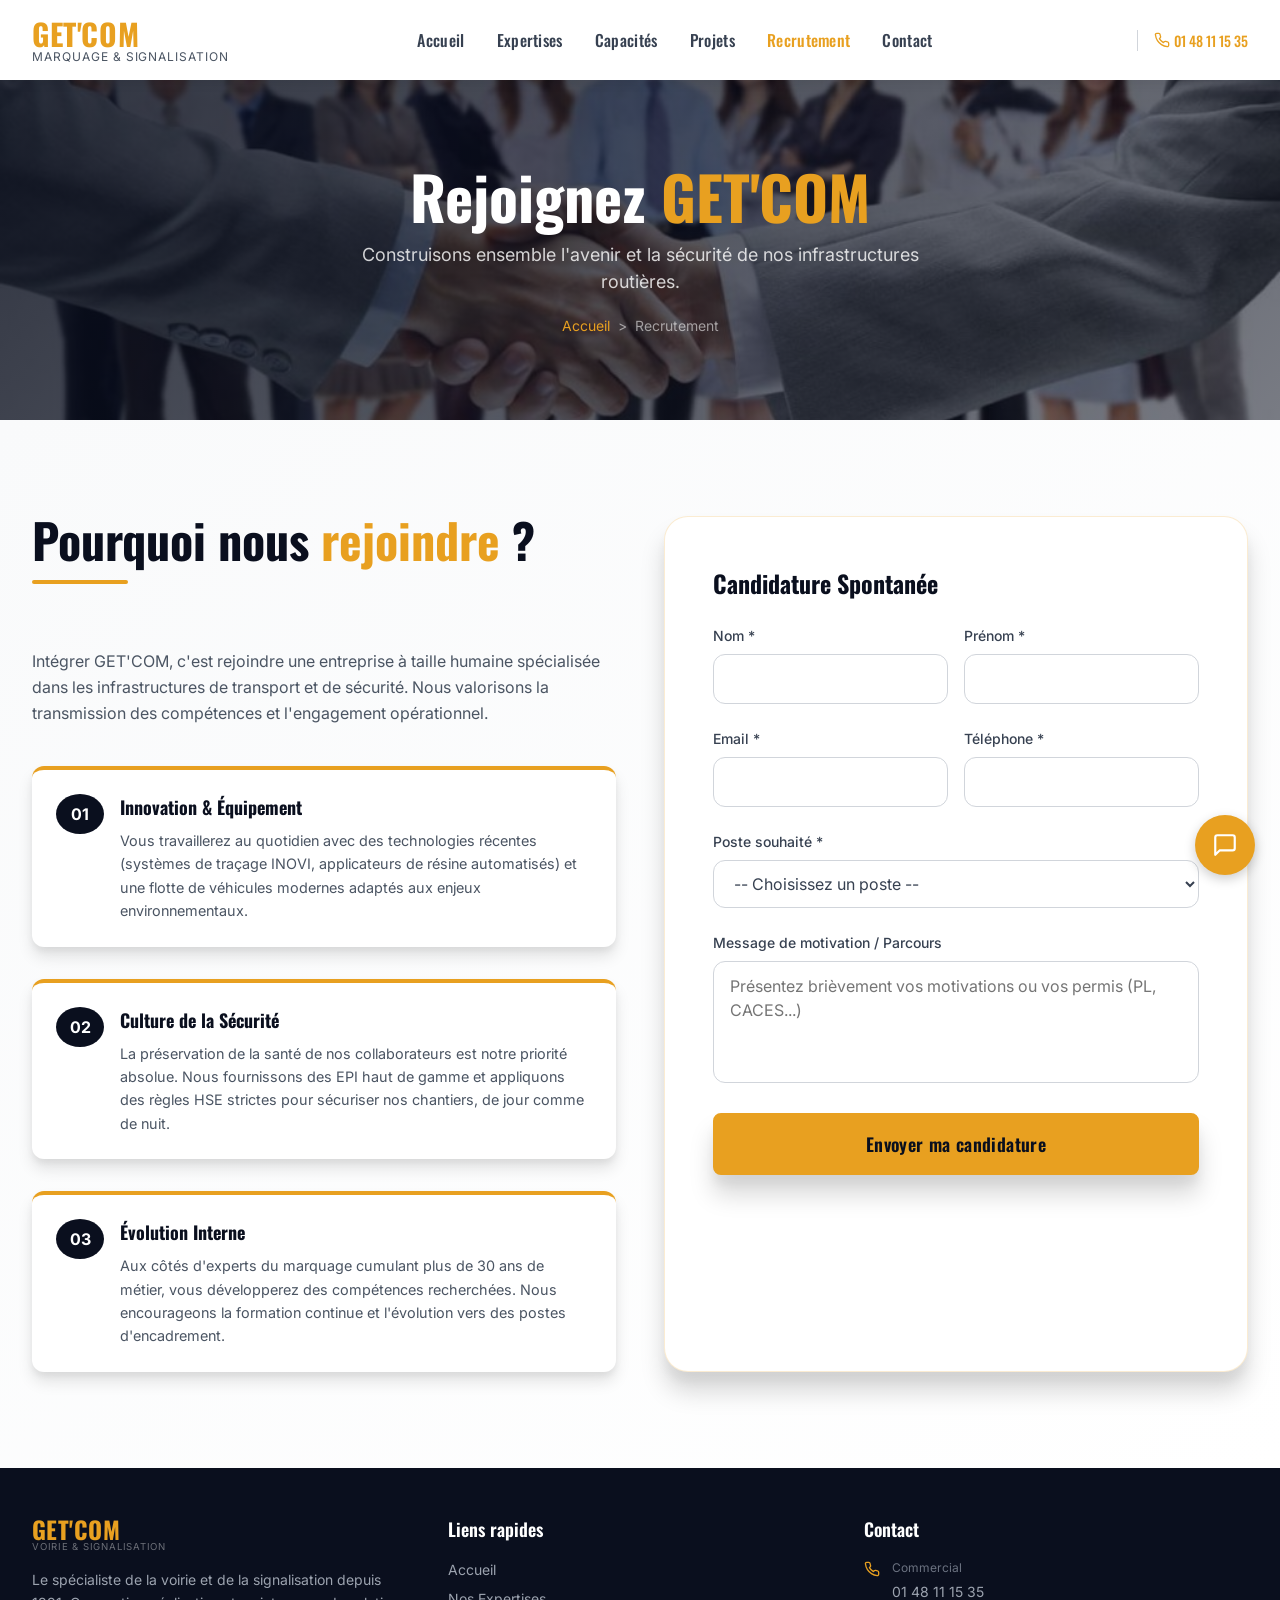
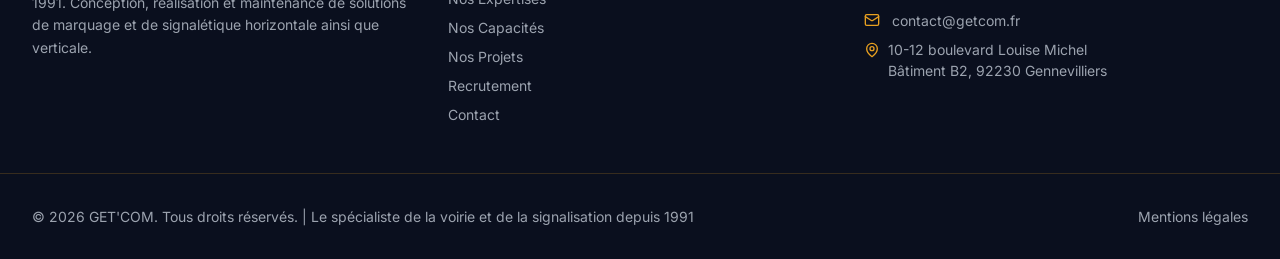
<file: recrutement.html>
<!DOCTYPE html>
<html lang="fr">
<head>
  <meta charset="UTF-8">
  <meta name="viewport" content="width=device-width, initial-scale=1.0">
  <title>GET'COM — Recrutement</title>
  <link rel="preconnect" href="https://fonts.googleapis.com">
  <link rel="preconnect" href="https://fonts.gstatic.com" crossorigin>
  <link href="https://fonts.googleapis.com/css2?family=Inter:wght@300;400;500;600;700&family=Oswald:wght@500;600;700&display=swap" rel="stylesheet">
  <link rel="stylesheet" href="assets/css/style.css">
</head>

<div id="legalModal" class="modal">
  <div class="modal-content">
    <span class="modal-close-btn">&times;</span>
    
    <h2>Mentions Légales</h2>
    
    <div class="modal-body">
      <h3>Éditeur du site</h3>
      <p><strong>Raison sociale :</strong> GET'COM<br>
      <strong>Adresse :</strong> 10-12 boulevard Louise Michel, Bâtiment B2, 92230 Gennevilliers, France<br>
      <strong>Téléphone :</strong> 01 48 11 15 35<br>
      <strong>Email :</strong> contact@getcom.fr</p>

      <h3>Directeur de la publication</h3>
      <p>Le directeur de la publication du site est le représentant légal de la société GET'COM.</p>

      <h3>Hébergement</h3>
      <p>Le site est hébergé par un prestataire professionnel d'hébergement web.</p>

      <h3>Propriété intellectuelle</h3>
      <p>L'ensemble du contenu de ce site (textes, images, graphismes, logo, icônes, sons, logiciels) est la propriété exclusive de GET'COM ou de ses partenaires, à l'exception des marques, logos ou contenus appartenant à d'autres sociétés partenaires ou auteurs.</p>
      <p>Toute reproduction, distribution, modification, adaptation, retransmission ou publication, même partielle, de ces différents éléments est strictement interdite sans l'accord exprès par écrit de GET'COM. Cette représentation ou reproduction, par quelque procédé que ce soit, constitue une contrefaçon sanctionnée par les articles L.335-2 et suivants du Code de la propriété intellectuelle.</p>

      <h3>Protection des données personnelles</h3>
      <p>Conformément au Règlement Général sur la Protection des Données (RGPD) et à la loi "Informatique et Libertés" du 6 janvier 1978 modifiée, vous disposez d'un droit d'accès, de rectification, de suppression et d'opposition aux données personnelles vous concernant.</p>
      <p>Les informations recueillies sur ce site sont enregistrées dans un fichier informatisé par GET'COM pour la gestion des demandes de contact et de devis. Elles sont conservées pendant la durée nécessaire à la gestion de votre demande et sont destinées au service commercial de GET'COM.</p>
      <p>Pour exercer ces droits ou pour toute question sur le traitement de vos données dans ce dispositif, vous pouvez nous contacter par email à l'adresse : contact@getcom.fr ou par courrier à l'adresse : GET'COM, 10-12 boulevard Louise Michel, Bâtiment B2, 92230 Gennevilliers.</p>

      <h3>Cookies</h3>
      <p>Ce site peut utiliser des cookies pour améliorer l'expérience utilisateur et analyser le trafic. Vous pouvez configurer votre navigateur pour refuser les cookies ou être averti de leur utilisation.</p>

      <h3>Responsabilité</h3>
      <p>GET'COM s'efforce d'assurer l'exactitude et la mise à jour des informations diffusées sur ce site. Toutefois, GET'COM ne peut garantir l'exactitude, la précision ou l'exhaustivité des informations mises à disposition sur ce site.</p>
      <p>GET'COM ne pourra être tenue responsable des dommages directs et indirects consécutifs à l'accès au site et à son utilisation.</p>

      <h3>Liens hypertextes</h3>
      <p>Le site peut contenir des liens hypertextes vers d'autres sites présents sur le réseau Internet. Les liens vers ces autres ressources vous font quitter le site. GET'COM ne saurait être responsable du contenu de ces sites externes.</p>

      <h3>Droit applicable</h3>
      <p>Les présentes mentions légales sont régies par le droit français. En cas de litige, les tribunaux français seront seuls compétents.</p>
      
      <p class="modal-date"><em>Dernière mise à jour : 02/07/2026</em></p>
    </div>

    <div class="modal-footer">
      <button id="closeLegalBtn" class="btn btn-gold">Fermer</button>
    </div>
  </div>
</div>

<body></body>
  <nav class="navbar" id="navbar">
    <div class="container nav-inner">
      <a href="index.html" class="logo">
        <span class="logo-main">GET'COM</span>
        <span class="logo-sub">Marquage &amp; Signalisation</span>
      </a>
      <ul class="nav-links" id="navLinks">
        <li><a href="index.html" class="nav-link">Accueil</a></li>
        <li><a href="expertises.html" class="nav-link">Expertises</a></li>
        <li><a href="capacites.html" class="nav-link">Capacités</a></li>
        <li><a href="projets.html" class="nav-link">Projets</a></li>
        <li><a href="recrutement.html" class="nav-link active">Recrutement</a></li>
        <li><a href="contact.html" class="nav-link">Contact</a></li>
      </ul>
      <a href="tel:+33148111535" class="nav-tel">
        <svg xmlns="http://www.w3.org/2000/svg" width="16" height="16" viewBox="0 0 24 24" fill="none" stroke="currentColor" stroke-width="2" stroke-linecap="round" stroke-linejoin="round"><path d="M22 16.92v3a2 2 0 0 1-2.18 2 19.79 19.79 0 0 1-8.63-3.07 19.5 19.5 0 0 1-6-6 19.79 19.79 0 0 1-3.07-8.67A2 2 0 0 1 4.11 2h3a2 2 0 0 1 2 1.72 12.84 12.84 0 0 0 .7 2.81 2 2 0 0 1-.45 2.11L8.09 9.91a16 16 0 0 0 6 6l1.27-1.27a2 2 0 0 1 2.11-.45 12.84 12.84 0 0 0 2.81.7A2 2 0 0 1 22 16.92z"></path></svg>
        01 48 11 15 35
      </a>
      <button class="burger" id="burger" aria-label="Menu" aria-expanded="false">
        <span></span><span></span><span></span>
      </button>
    </div>
  </nav>

  <header class="page-hero">
    <div class="page-hero-bg" style="background-image: url('assets/images/recrutement/recrutement.jpg');"></div>
    <div class="page-hero-overlay"></div>
    <div class="page-hero-content container">
      <h1>Rejoignez <span class="gold">GET'COM</span></h1>
      <p>Construisons ensemble l'avenir et la sécurité de nos infrastructures routières.</p>
      <div class="breadcrumb">
        <a href="index.html">Accueil</a> <span>&gt;</span> <span>Recrutement</span>
      </div>
    </div>
  </header>

  <section class="section-light">
    <div class="container contact-grid">
      <div class="capa-item" style="text-align: left; background: transparent; box-shadow: none; padding: 0;">
        <div class="section-header">
          <h2>Pourquoi nous <span class="gold">rejoindre</span> ?</h2>
          <div class="gold-bar" style="margin: 0.5rem 0 0 0;"></div>
        </div>
        <p class="section-desc" style="font-size: 1rem; margin-bottom: 2.5rem; color: var(--gray-600);">
          Intégrer GET'COM, c'est rejoindre une entreprise à taille humaine spécialisée dans les infrastructures de transport et de sécurité. Nous valorisons la transmission des compétences et l'engagement opérationnel.
        </p>

        <div style="display: flex; flex-direction: column; gap: 2rem;">
          <div class="methodo-card">
            <div class="methodo-icon" style="min-width: 40px; height: 40px; display: flex; align-items: center; justify-content: center; background: var(--navy); color: var(--white); border-radius: 50%; font-weight: bold;">01</div>
            <div>
              <h4>Innovation & Équipement</h4>
              <p style="font-size: 0.9rem; color: var(--gray-600); margin-top: 0.25rem;">Vous travaillerez au quotidien avec des technologies récentes (systèmes de traçage INOVI, applicateurs de résine automatisés) et une flotte de véhicules modernes adaptés aux enjeux environnementaux.</p>
            </div>
          </div>
          <div class="methodo-card">
            <div class="methodo-icon" style="min-width: 40px; height: 40px; display: flex; align-items: center; justify-content: center; background: var(--navy); color: var(--white); border-radius: 50%; font-weight: bold;">02</div>
            <div>
              <h4>Culture de la Sécurité</h4>
              <p style="font-size: 0.9rem; color: var(--gray-600); margin-top: 0.25rem;">La préservation de la santé de nos collaborateurs est notre priorité absolue. Nous fournissons des EPI haut de gamme et appliquons des règles HSE strictes pour sécuriser nos chantiers, de jour comme de nuit.</p>
            </div>
          </div>
          <div class="methodo-card">
            <div class="methodo-icon" style="min-width: 40px; height: 40px; display: flex; align-items: center; justify-content: center; background: var(--navy); color: var(--white); border-radius: 50%; font-weight: bold;">03</div>
            <div>
              <h4>Évolution Interne</h4>
              <p style="font-size: 0.9rem; color: var(--gray-600); margin-top: 0.25rem;">Aux côtés d'experts du marquage cumulant plus de 30 ans de métier, vous développerez des compétences recherchées. Nous encourageons la formation continue et l'évolution vers des postes d'encadrement.</p>
            </div>
          </div>
        </div>
      </div>

      <div class="contact-form">
        <h3>Candidature Spontanée</h3>
        <div class="form-success" id="recrutementSuccess" style="display: none;">✅ Candidature transmise avec succès ! Nos équipes RH reviennent vers vous sous 48h.</div>
        <div class="form-error" id="recrutementError" style="display: none;">❌ Une erreur est survenue lors de l'envoi.</div>
        <form action="https://formspree.io/f/xeewkkbw" method="POST" id="recrutementForm" enctype="multipart/form-data">
          <div style="display: grid; grid-template-columns: repeat(auto-fit, minmax(180px, 1fr)); gap: 1rem; margin-bottom: 1.5rem;">
            <div class="form-group" style="margin: 0;">
              <label>Nom *</label>
              <input type="text" name="nom" required autocomplete="family-name">
            </div>
            <div class="form-group" style="margin: 0;">
              <label>Prénom *</label>
              <input type="text" name="prenom" required autocomplete="given-name">
            </div>
          </div>
          <div style="display: grid; grid-template-columns: repeat(auto-fit, minmax(180px, 1fr)); gap: 1rem; margin-bottom: 1.5rem;">
            <div class="form-group" style="margin: 0;">
              <label>Email *</label>
              <input type="email" name="email" required autocomplete="email">
            </div>
            <div class="form-group" style="margin: 0;">
              <label>Téléphone *</label>
              <input type="tel" name="telephone" required autocomplete="tel">
            </div>
          </div>
          <div class="form-group">
            <label>Poste souhaité *</label>
            <select name="poste" required style="width: 100%; padding: .75rem 1rem; border: 1px solid var(--gray-300); border-radius: .75rem; font-size: 1rem; font-family: var(--font-body); background: var(--white); outline: none;">
              <option value="">-- Choisissez un poste --</option>
              <option value="Applicateur">Applicateur / Traçeur Routier</option>
              <option value="Chef d'Équipe">Chef d'Équipe Marquage</option>
              <option value="Conducteur de Travaux">Conducteur de Travaux</option>
              <option value="Autre">Autre (Candidature spontanée)</option>
            </select>
          </div>
          <div class="form-group">
            <label>Message de motivation / Parcours</label>
            <textarea name="message" rows="4" placeholder="Présentez brièvement vos motivations ou vos permis (PL, CACES...)"></textarea>
          </div>
          <button type="submit" class="btn btn-gold btn-full" id="recrutementSubmitBtn">
            <span>Envoyer ma candidature</span>
          </button>
        </form>
      </div>
    </div>
  </section>
  <div id="chat-button" onclick="toggleChat()" style="position: fixed; bottom: 25px; right: 25px; background: var(--gold, #E8A020); color: #fff; width: 60px; height: 60px; border-radius: 50%; display: flex; align-items: center; justify-content: center; cursor: pointer; box-shadow: 0 4px 12px rgba(0,0,0,0.2); z-index: 9999; transition: transform 0.2s;">
  <svg xmlns="http://www.w3.org/2000/svg" width="26" height="26" viewBox="0 0 24 24" fill="none" stroke="currentColor" stroke-width="2" stroke-linecap="round" stroke-linejoin="round"><path d="M21 15a2 2 0 0 1-2 2H7l-4 4V5a2 2 0 0 1 2-2h14a2 2 0 0 1 2 2z"></path></svg>
</div>

<div id="chat-box" style="display: none; position: fixed; bottom: 95px; right: 25px; width: 340px; height: 460px; background: #fff; border-radius: 12px; box-shadow: 0 8px 24px rgba(0,0,0,0.15); flex-direction: column; overflow: hidden; z-index: 9999; font-family: 'Inter', sans-serif; border: 1px solid rgba(0,0,0,0.1);">
  <div style="background: var(--navy, #0A0F1E); color: #fff; padding: 12px 15px; display: flex; justify-content: space-between; align-items: center; font-weight: 600; letter-spacing: 0.5px;">
    <span>Assistant GET'COM</span>
    <div style="display: flex; align-items: center; gap: 12px;">
      <button onclick="openPhonePopup()" class="header-phone-btn" title="Demander un rappel">
        <svg width="14" height="14" viewBox="0 0 24 24" fill="none" stroke="currentColor" stroke-width="2.5" stroke-linecap="round" stroke-linejoin="round"><path d="M22 16.92v3a2 2 0 0 1-2.18 2 19.79 19.79 0 0 1-8.63-3.07 19.5 19.5 0 0 1-6-6 19.79 19.79 0 0 1-3.07-8.67A2 2 0 0 1 4.11 2h3a2 2 0 0 1 2 1.72 12.84 12.84 0 0 0 .7 2.81 2 2 0 0 1-.45 2.11L8.09 9.91a16 16 0 0 0 6 6l1.27-1.27a2 2 0 0 1 2.11-.45 12.84 12.84 0 0 0 2.81.7A2 2 0 0 1 22 16.92z"/></svg>
      </button>
      <span onclick="toggleChat()" style="cursor: pointer; font-size: 22px; line-height: 1; padding-bottom: 2px;">&times;</span>
    </div>
  </div>
  
  <div id="chat-body" style="padding: 15px; overflow-y: auto; flex-grow: 1; display: flex; flex-direction: column; gap: 10px; background: #f9fafb; position: relative;">
    <div id="phone-popup" class="chat-popup-overlay">
      <form id="formspree-popup-form" action="https://formspree.io/f/mbdvkvga" method="POST" class="chat-popup-content" onsubmit="submitPhonePopup(event)">
        <h4>Demande de rappel</h4>
        <p>Laissez vos coordonnées pour être recontacté par GET'COM.</p>
        <input type="text" name="Nom / Entreprise" placeholder="Votre nom ou entreprise" style="margin-bottom: 10px;">
        <input type="tel" id="popup-phone-input" name="Téléphone à rappeler" placeholder="Ex: 06 12 34 56 78" required>
        <input type="hidden" name="_subject" value="Nouveau rappel demandé depuis le Chatbot GET'COM">
        <div class="chat-popup-actions">
          <button type="button" onclick="closePhonePopup()" class="popup-btn-cancel">Annuler</button>
          <button type="submit" class="popup-btn-submit">Ok</button>
        </div>
      </form>
    </div>
  </div>
  <div style="padding: 10px; background: #fff; border-top: 1px solid #eee; display: flex; gap: 8px;">
    <input type="text" id="chat-input" onkeypress="handleKeyPress(event)" placeholder="Posez votre question ici..." style="flex-grow: 1; padding: 8px 12px; border: 1px solid #ccc; border-radius: 20px; font-size: 0.85rem; outline: none; font-family: 'Inter', sans-serif;">
    <button onclick="handleSend()" style="background: var(--navy, #0A0F1E); color: #fff; border: none; padding: 8px 14px; border-radius: 20px; cursor: pointer; font-size: 0.85rem; font-weight: 500;">Ok</button>
  </div>
</div>

<footer class="footer">
    <div class="container footer-inner">
      <div class="footer-col">
        <div class="logo">
          <span class="logo-main">GET'COM</span>
          <span class="logo-sub">Voirie &amp; Signalisation</span>
        </div>
        <p>Le spécialiste de la voirie et de la signalisation depuis 1991. Conception, réalisation et maintenance de solutions de marquage et de signalétique horizontale ainsi que verticale.</p>
      </div>
      <div class="footer-col">
        <h4>Liens rapides</h4>
        <ul>
          <li><a href="index.html">Accueil</a></li>
          <li><a href="expertises.html">Nos Expertises</a></li>
          <li><a href="capacites.html">Nos Capacités</a></li>
          <li><a href="projets.html">Nos Projets</a></li>
          <li><a href="recrutement.html">Recrutement</a></li>
          <li><a href="contact.html">Contact</a></li>
        </ul>
      </div>
      <div class="footer-col">
        <h4>Contact</h4>
        <ul class="footer-contact">
          <li>
            <svg xmlns="http://www.w3.org/2000/svg" width="16" height="16" viewBox="0 0 24 24" fill="none" stroke="currentColor" stroke-width="2" stroke-linecap="round" stroke-linejoin="round"><path d="M22 16.92v3a2 2 0 0 1-2.18 2 19.79 19.79 0 0 1-8.63-3.07 19.5 19.5 0 0 1-6-6 19.79 19.79 0 0 1-3.07-8.67A2 2 0 0 1 4.11 2h3a2 2 0 0 1 2 1.72 12.84 12.84 0 0 0 .7 2.81 2 2 0 0 1-.45 2.11L8.09 9.91a16 16 0 0 0 6 6l1.27-1.27a2 2 0 0 1 2.11-.45 12.84 12.84 0 0 0 2.81.7A2 2 0 0 1 22 16.92z"/></svg>
            <div><span class="footer-label">Commercial</span><a href="tel:+33148111535">01 48 11 15 35</a></div>
          </li>
          <li>
            <svg xmlns="http://www.w3.org/2000/svg" width="16" height="16" viewBox="0 0 24 24" fill="none" stroke="currentColor" stroke-width="2" stroke-linecap="round" stroke-linejoin="round"><rect width="20" height="16" x="2" y="4" rx="2"/><path d="m22 7-8.97 5.7a1.94 1.94 0 0 1-2.06 0L2 7"/></svg>
            <a href="mailto:contact@getcom.fr">contact@getcom.fr</a>
          </li>
          <li>
            <a href="https://www.google.com/maps/search/?api=1&query=10-12+boulevard+Louise+Michel+92230+Gennevilliers" target="_blank" rel="noopener noreferrer" style="text-decoration: none; color: inherit; display: inline-flex; align-items: flex-start; gap: 8px;">
            <svg xmlns="http://www.w3.org/2000/svg" width="16" height="16" viewBox="0 0 24 24" fill="none" stroke="currentColor" stroke-width="2" stroke-linecap="round" stroke-linejoin="round" style="margin-top: 3px; flex-shrink: 0;"><path d="M20 10c0 6-8 12-8 12s-8-6-8-12a8 8 0 0 1 16 0Z"/><circle cx="12" cy="10" r="3"/></svg>
            <span>10-12 boulevard Louise Michel<br>Bâtiment B2, 92230 Gennevilliers</span>
            </a>
          </li>
        </ul>
      </div>
    </div>
    <div class="footer-bottom">
      <div class="container footer-bottom-inner">
        <p>© 2026 GET'COM. Tous droits réservés. | Le spécialiste de la voirie et de la signalisation depuis 1991</p>
        <a href="#" class="footer-legal" id="legalBtn">Mentions légales</a>
      </div>
    </div>
  </footer>
  <script src="assets/js/script.js"></script>
</body>
</html>
</file>
<file: assets/css/style.css>
/* ============================================
   GET'COM — style.css
   ============================================ */

/* ── VARIABLES ── */
:root {
  --gold:       #E8A020;
  --gold-light: #F0B030;
  --gold-dark:  #C88010;
  --navy:       #0A0F1E;
  --white:      #ffffff;
  --gray-50:    #F9FAFB;
  --gray-100:   #F3F4F6;
  --gray-300:   #D1D5DB;
  --gray-400:   #9CA3AF;
  --gray-500:   #6B7280;
  --gray-600:   #4B5563;
  --gray-700:   #374151;
  --font-main:  'Oswald', sans-serif;
  --font-body:  'Inter', sans-serif;
  --nav-h:      80px;
  --radius:     12px;
  --shadow-sm:  0 1px 3px rgba(0,0,0,.1), 0 1px 2px rgba(0,0,0,.06);
  --shadow-md:  0 4px 6px rgba(0,0,0,.07), 0 2px 4px rgba(0,0,0,.06);
  --shadow-lg:  0 10px 15px rgba(0,0,0,.1), 0 4px 6px rgba(0,0,0,.05);
  --shadow-2xl: 0 25px 50px rgba(0,0,0,.25);
  --transition: .3s ease;
}

/* ── RESET & BASE ── */
*, *::before, *::after { box-sizing: border-box; margin: 0; padding: 0; }
html { scroll-behavior: smooth; }
body {
  font-family: var(--font-body);
  color: var(--gray-700);
  background: var(--white);
  line-height: 1.5;
  overflow-x: hidden;
  -webkit-font-smoothing: antialiased;
}
img { max-width: 100%; display: block; }
a   { text-decoration: none; color: inherit; }
ul  { list-style: none; }

/* ── CONTAINER ── */
.container {
  max-width: 80rem;
  margin-left: auto;
  margin-right: auto;
  padding-left: 2rem;
  padding-right: 2rem;
}

/* ── UTILITAIRES ── */
.gold        { color: var(--gold); }
.text-white  { color: var(--white); }
.text-center { text-align: center; }

.gold-bar {
  width: 6rem; height: .25rem;
  background: var(--gold);
  border-radius: 9999px;
  margin: .5rem auto 0;
}

.placeholder-image {
  background-color: var(--gray-100);
  border: 2px dashed var(--gray-300);
  border-radius: var(--radius);
  display: flex;
  align-items: center;
  justify-content: center;
  color: var(--gray-400);
  font-family: var(--font-main);
  text-align: center;
  padding: 2rem;
}

/* ── BOUTONS ── */
.btn {
  display: inline-flex;
  align-items: center;
  gap: .5rem;
  padding: 1rem 2rem;
  border-radius: .5rem;
  font-family: var(--font-main);
  font-size: 1.125rem;
  font-weight: 600;
  cursor: pointer;
  border: 2px solid transparent;
  transition: transform .15s ease, background .15s ease,
              color .15s ease, box-shadow .15s ease;
  text-decoration: none;
  letter-spacing: .02em;
}
.btn-gold {
  background: var(--gold);
  color: var(--navy);
  border-color: var(--gold);
  box-shadow: 0 20px 25px rgba(0,0,0,.15), 0 10px 10px rgba(0,0,0,.04);
}
.btn-gold:hover {
  background: var(--gold-light);
  transform: scale(1.05);
  box-shadow: 0 25px 50px rgba(0,0,0,.25);
}
.btn-outline {
  background: transparent;
  border: 2px solid var(--gold);
  color: var(--navy);
}
.btn-outline:hover,
.btn-outline.active {
  background: var(--gold);
  color: var(--white);
}
.btn-full { width: 100%; justify-content: center; }

/* ── SECTIONS ── */
.section-light {
  padding-top: 6rem;
  padding-bottom: 6rem;
  background: linear-gradient(to bottom right, var(--gray-50), var(--white));
  position: relative;
  z-index: 20;
}
.section-dark {
  padding-top: 6rem;
  padding-bottom: 6rem;
  background: var(--navy);
  position: relative;
  overflow: hidden;
}
.section-dark::before {
  content: ''; position: absolute; inset: 0;
  background: url('https://images.pexels.com/photos/210182/pexels-photo-210182.jpeg?auto=compress&cs=tinysrgb&w=1920') center/cover;
  opacity: .05; z-index: 0;
}
.section-dark .container { position: relative; z-index: 10; }

.section-header { margin-bottom: 4rem; }
.section-header.centered { text-align: center; }

.section-header h2 {
  font-family: var(--font-main);
  font-size: 2.25rem;
  font-weight: 700;
  color: var(--navy);
  margin-bottom: 1rem;
  line-height: 1;
}
@media (min-width: 768px) {
  .section-header h2 { font-size: 3rem; }
}
.section-header h2.text-white { color: var(--white); }

.section-desc {
  font-size: 1.25rem;
  color: var(--gray-600);
  max-width: 48rem;
  margin-left: auto;
  margin-right: auto;
  line-height: 1.75;
}
.section-desc.light { color: rgba(255,255,255,.75); }

/* ── ANIMATIONS ── */
@keyframes fadeInUp {
  from { opacity:0; transform:translateY(2rem); }
  to   { opacity:1; transform:translateY(0); }
}
@keyframes bounce {
  0%,100% { transform:translateX(-50%) translateY(0); }
  50%      { transform:translateX(-50%) translateY(.625rem); }
}
@keyframes scrollLeft {
  from { transform:translateX(0); }
  to   { transform:translateX(-50%); }
}

/* ============================================
   NAVBAR — toutes les pages
   ============================================ */
.navbar {
  position: fixed;
  top: 0; left: 0; right: 0;
  height: 5rem;
  background: rgba(255,255,255,.95);
  backdrop-filter: blur(4px);
  box-shadow: 0 4px 6px rgba(0,0,0,.07), 0 2px 4px rgba(0,0,0,.06);
  z-index: 50;
}
.nav-inner {
  display: flex;
  align-items: center;
  justify-content: space-between;
  height: 100%;
  max-width: 80rem;
  margin-left: auto;
  margin-right: auto;
  padding-left: 2rem;
  padding-right: 2rem;
}
.logo {
  display: flex;
  flex-direction: column;
  line-height: 1.1;
  text-decoration: none;
}
.logo-main {
  font-family: var(--font-main);
  font-size: 1.875rem;
  font-weight: 700;
  color: var(--gold);
  letter-spacing: .02em;
}
.logo-sub {
  font-size: .75rem;
  color: var(--gray-600);
  text-transform: uppercase;
  letter-spacing: .08em;
}
.nav-links {
  display: flex;
  align-items: center;
  gap: 2rem;
  list-style: none;
}
.nav-link {
  font-family: var(--font-main);
  font-size: 1rem;
  font-weight: 500;
  color: var(--gray-700);
  transition: color var(--transition);
  background: none; border: none; cursor: pointer;
  letter-spacing: .02em;
  text-decoration: none;
}
.nav-link:hover     { color: var(--gold); }
.nav-link.active    { color: var(--gold) !important; }
.nav-tel {
  display: flex;
  align-items: center;
  gap: .25rem;
  color: var(--gold);
  font-family: var(--font-main);
  font-size: .875rem;
  font-weight: 500;
  border-left: 1px solid var(--gray-300);
  padding-left: 1rem;
  margin-left: 1rem;
  white-space: nowrap;
  transition: color var(--transition);
}
.nav-tel:hover { color: var(--gold-dark); }

.burger {
  display: none;
  flex-direction: column;
  gap: 5px;
  background: none; border: none; cursor: pointer; padding: .25rem;
}
.burger span {
  display: block; width: 24px; height: 2px;
  background: var(--gray-700); border-radius: 2px;
}
.nav-mobile {
  display: none;
  flex-direction: column;
  padding: .5rem .5rem .75rem;
  background: var(--white);
  border-top: 1px solid var(--gray-100);
  gap: .1rem;
}
.nav-mobile.open { display: flex; }
.nav-mobile .nav-link {
  display: block;
  width: 100%;
  text-align: left;
  padding: .5rem .75rem;
  border-radius: .375rem;
  font-size: .875rem;
}
.nav-mobile .nav-link:hover { background: #fef9ee; color: var(--gold); }

/* ============================================
   FOOTER — toutes les pages
   ============================================ */
.footer { background: var(--navy); color: var(--white); }
.footer-inner {
  display: grid;
  grid-template-columns: 1fr 1fr 1fr;
  gap: 2rem;
  max-width: 80rem;
  margin: 0 auto;
  padding: 3rem 2rem;
}
.footer .logo-main { font-size: 1.5rem; color: var(--gold); }
.footer .logo-sub  { color: rgba(255,255,255,.4); font-size: .6rem; }
.footer-col > p    { font-size: .875rem; color: var(--gray-400); line-height: 1.625; margin-top: 1rem; }
.footer-col h4     { font-family: var(--font-main); font-size: 1.125rem; font-weight: 600; color: var(--white); margin-bottom: 1rem; }
.footer-col ul     { display: flex; flex-direction: column; gap: .5rem; }
.footer-col ul li,
.footer-col ul a   { font-size: .875rem; color: var(--gray-400); transition: color var(--transition); cursor: pointer; }
.footer-col ul li:hover,
.footer-col ul a:hover { color: var(--gold); }

.footer-contact     { display: flex; flex-direction: column; gap: .75rem; }
.footer-contact li  { display: flex; align-items: flex-start; gap: .75rem; font-size: .875rem; color: var(--gray-400); }
.footer-contact svg { flex-shrink: 0; color: var(--gold); margin-top: 2px; }
.footer-contact a   { color: var(--gray-400); transition: color var(--transition); }
.footer-contact a:hover { color: var(--gold); }
.footer-label { display: block; font-size: .75rem; color: var(--gray-500); margin-bottom: .25rem; }

.footer-bottom { border-top: 1px solid rgba(232,160,32,.2); }
.footer-bottom-inner {
  display: flex; align-items: center; justify-content: space-between;
  flex-wrap: wrap; gap: 1rem;
  padding: 2rem;
  max-width: 80rem; margin: 0 auto;
}
.footer-bottom-inner p { font-size: .875rem; color: var(--gray-400); }
.footer-legal { font-size: .875rem; color: var(--gray-400); cursor: pointer; transition: color var(--transition); }
.footer-legal:hover { color: var(--gold); }

/* ============================================
   PAGE HERO — sous-pages (expertises, capacités, projets, contact)
   ============================================ */
.page-hero {
  position: relative;
  height: 340px;
  display: flex;
  align-items: center;
  justify-content: center;
  overflow: hidden;
  margin-top: var(--nav-h);
}
.page-hero-bg {
  position: absolute;
  inset: 0;
  background-size: cover;
  background-position: center;
}
.page-hero-overlay {
  position: absolute;
  inset: 0;
  background: linear-gradient(135deg, rgba(10,15,30,.85) 0%, rgba(10,15,30,.55) 100%);
}
.page-hero-content {
  position: relative;
  z-index: 10;
  text-align: center;
}
.page-hero-content h1 {
  font-family: var(--font-main);
  font-size: 3rem;
  font-weight: 700;
  color: var(--white);
  line-height: 1.1;
  margin-bottom: .75rem;
  animation: fadeInUp .6s ease both;
}
@media (min-width: 768px) {
  .page-hero-content h1 { font-size: 3.75rem; }
}
.page-hero-content p {
  font-size: 1.125rem;
  color: rgba(255,255,255,.8);
  max-width: 40rem;
  margin: 0 auto .75rem;
}
.breadcrumb {
  display: inline-flex;
  align-items: center;
  gap: .5rem;
  font-size: .875rem;
  color: rgba(255,255,255,.55);
  margin-top: .5rem;
}
.breadcrumb a { color: var(--gold); transition: color var(--transition); }
.breadcrumb a:hover { color: var(--gold-light); }
.breadcrumb span { color: rgba(255,255,255,.55); }

/* ============================================
   INDEX — hero
   ============================================ */
.hero {
  position: relative;
  min-height: 100vh;
  display: flex;
  align-items: center;
  justify-content: center;
  overflow: hidden;
  padding-top: 5rem;
}
.hero-bg-slider { position: absolute; inset: 0; z-index: 0; background: var(--navy); }
.hero-slide {
  position: absolute; inset: 0;
  background-size: cover; background-position: center;
  opacity: 0; transition: opacity 1s ease;
}
.hero-slide.active { opacity: .15; }
.hero-overlay {
  position: absolute; inset: 0;
  background: linear-gradient(to top, rgba(10,15,30,.8) 0%, transparent 60%);
  z-index: 2;
}
.hero-content {
  position: relative; z-index: 10;
  text-align: center;
  max-width: 80rem;
  width: 100%;
  padding: 0 2rem 5rem;
  margin: 0 auto;
}
.hero-title {
  font-family: var(--font-main);
  font-size: 3rem;
  font-weight: 700;
  color: var(--white);
  line-height: 1.1;
  margin-bottom: 0;
  animation: fadeInUp .8s ease both;
}
@media (min-width: 768px) {
  .hero-title { font-size: 4.5rem; }
}
.hero-sub {
  font-size: 1.25rem;
  color: rgba(255,255,255,.9);
  max-width: 48rem;
  margin: 0 auto;
  line-height: 1.625;
}
@media (min-width: 768px) {
  .hero-sub { font-size: 1.5rem; }
}
.hero-content > * + * { margin-top: 2rem; }
.hero-btns {
  padding-top: 2rem;
  display: flex;
  flex-wrap: wrap;
  gap: 1rem;
  justify-content: center;
  align-items: center;
}
.hero-stats {
  display: grid;
  grid-template-columns: repeat(4, 1fr); 
  gap: 1.5rem;
  padding-top: 4rem;
  max-width: 68rem; 
  margin-left: auto;
  margin-right: auto;
}
.stat-card {
  background: rgba(232,160,32,.1);
  backdrop-filter: blur(12px);
  border-radius: .75rem;
  padding: 1.5rem;
  border: 1px solid rgba(232,160,32,.3);
}
.stat-num {
  font-family: var(--font-main);
  font-size: 2.25rem;
  font-weight: 700;
  color: var(--gold);
  margin-bottom: .5rem;
  line-height: 1;
}
.stat-label { font-size: .875rem; color: rgba(255,255,255,.8); }
.scroll-down {
  position: absolute; bottom: 2rem; left: 50%;
  transform: translateX(-50%);
  color: var(--white); z-index: 10;
  animation: bounce 1s infinite;
}

/* ============================================
   INDEX — carrousel clients
   ============================================ */
.clients-section {
  padding-top: 4rem;
  padding-bottom: 4rem;
  background: linear-gradient(to bottom, var(--gray-50), var(--white), var(--gray-50));
  overflow: hidden;
  position: relative;
  z-index: 30;
}
.clients-track-wrapper { position: relative; overflow: hidden; padding: 1rem 0; }
.clients-fade-left,
.clients-fade-right {
  position: absolute; top: 0; bottom: 0; width: 8rem; z-index: 30; pointer-events: none;
}
.clients-fade-left  { left: 0;  background: linear-gradient(to right, var(--gray-50) 40%, transparent); }
.clients-fade-right { right: 0; background: linear-gradient(to left,  var(--gray-50) 40%, transparent); }
.clients-track {
  display: flex;
  align-items: center;
  gap: 1rem;
  width: max-content;
  animation: scrollLeft 55s linear infinite;
}
.clients-track:hover { animation-play-state: paused; }
.client-logo-item {
  display: flex;
  align-items: center;
  justify-content: center;
  flex-shrink: 0;
  width: 260px;
  height: 110px;
  padding: 0 30px;
}
.client-logo-item img {
  width: 100%;
  height: 80px;
  object-fit: contain;
}
.client-card {
  flex-shrink: 0; width: 240px;
  background: var(--white);
  border-radius: .75rem;
  padding: 2rem;
  box-shadow: 0 4px 6px rgba(0,0,0,.07);
  border: 1px solid var(--gray-100);
  display: flex; align-items: center; justify-content: center;
  transition: box-shadow .5s ease, border-color .5s ease, transform .5s ease;
}
.client-card:hover {
  box-shadow: 0 20px 25px rgba(0,0,0,.15);
  border-color: var(--gold);
  transform: translateY(-.25rem);
}
.client-logo-img {
  max-width: 120px; max-height: 50px;
  width: auto; height: auto;
  object-fit: contain;
  filter: grayscale(100%) opacity(0.5);
  transition: filter .4s ease, transform .4s ease;
}
.client-card:hover .client-logo-img {
  filter: grayscale(0%) opacity(1);
  transform: scale(1.08);
}
.client-logo-fallback {
  font-family: var(--font-main);
  font-size: 1.25rem;
  font-weight: 700;
  color: var(--gray-400);
  letter-spacing: -.02em;
  text-align: center;
  transition: color .4s ease;
}
.client-card:hover .client-logo-fallback { color: var(--navy); }
.client-name {
  font-family: var(--font-main);
  font-size: 1.5rem; font-weight: 700;
  color: var(--gray-300);
  letter-spacing: -.025em;
  text-align: center;
  transition: color .5s ease;
  position: relative;
}
.client-card:hover .client-name { color: var(--navy); }
.client-name::after {
  content: ''; display: block;
  height: 2px; background: var(--gold);
  width: 0; margin: .5rem auto 0;
  transition: width .5s ease;
}
.client-card:hover .client-name::after { width: 100%; }
.clients-note {
  text-align: center; font-size: .875rem;
  color: var(--gray-500); font-weight: 300;
  letter-spacing: .05em; margin-top: 3rem;
}

/* ============================================
   INDEX — section certifications & chiffres
   ============================================ */
.section-certifs {
  background: radial-gradient(circle at top right, #131B30, var(--navy));
  border-top: 1px solid rgba(232,160,32,.15);
  border-bottom: 1px solid rgba(232,160,32,.15);
}
.certifs-container {
  display: grid;
  grid-template-columns: .8fr 1.2fr;
  gap: 4rem;
  align-items: center;
}
.certifs-stats-mini {
  display: flex;
  gap: 3rem;
  border-top: 1px solid rgba(255,255,255,.1);
  padding-top: 2rem;
}
.mini-stat { display: flex; flex-direction: column; }
.mini-stat-num {
  font-family: var(--font-main);
  font-size: 3rem; font-weight: 700;
  color: var(--gold); line-height: 1; margin-bottom: .25rem;
}
.mini-stat-label {
  font-size: .85rem; color: var(--gray-400);
  text-transform: uppercase; letter-spacing: .05em;
}
.certifs-grid-side {
  display: grid;
  grid-template-columns: repeat(2, 1fr);
  gap: 1.5rem;
}
.certif-pro-card {
  background: rgba(255,255,255,.03);
  border: 1px solid rgba(255,255,255,.06);
  border-radius: 1rem;
  padding: 1.5rem;
  display: flex; flex-direction: column; gap: 1.25rem;
  transition: all .3s ease;
}
.certif-pro-card:hover {
  background: rgba(255,255,255,.05);
  border-color: rgba(232,160,32,.4);
  transform: translateY(-4px);
}
.certif-logo-placeholder {
  width: 100%; height: 90px;
  background: rgba(10,15,30,.6);
  border: 1px dashed rgba(232,160,32,.25);
  border-radius: .5rem;
  display: flex; flex-direction: column;
  align-items: center; justify-content: center;
  gap: .35rem;
  color: rgba(255,255,255,.2);
}
.certif-logo-placeholder svg { width: 28px; height: 28px; color: var(--gold); opacity: .6; }
.placeholder-tag {
  font-family: var(--font-main);
  font-size: .75rem; font-weight: 600;
  color: var(--gray-400); letter-spacing: .05em;
}
.certif-info h4 {
  font-family: var(--font-main);
  font-size: 1.15rem; font-weight: 600;
  color: var(--white); margin-bottom: .4rem;
}
.certif-info p { font-size: .85rem; color: var(--gray-400); line-height: 1.5; }

/* ============================================
   EXPERTISES — expertises.html
   ============================================ */
.expertise-grid {
  display: grid;
  grid-template-columns: repeat(2, 1fr);
  gap: 2rem;
}
.expertise-card {
  background: var(--white);
  border-radius: .75rem;
  box-shadow: 0 10px 15px rgba(0,0,0,.1), 0 4px 6px rgba(0,0,0,.05);
  border: 1px solid var(--gray-100);
  overflow: hidden;
  transition: box-shadow var(--transition), border-color var(--transition);
  display: flex;          /* Ajouté */
  flex-direction: column; /* Ajouté */
  height: 100%;           /* Ajouté : Force toutes les cartes à avoir la même hauteur */
}
.expertise-card:hover {
  box-shadow: 0 25px 50px rgba(0,0,0,.25);
  border-color: #fcd34d;
}
.expertise-body { padding: 2rem; display: flex; flex-direction: column; gap: 1.5rem; }
.expertise-header { display: flex; align-items: flex-start; gap: 1rem; }
.expertise-icon {
  width: 4rem; height: 4rem;
  background: var(--navy);
  border-radius: .5rem;
  display: flex; align-items: center; justify-content: center;
  flex-shrink: 0; color: var(--gold);
  transition: transform var(--transition);
}
.expertise-card:hover .expertise-icon { transform: scale(1.1); }
.expertise-text h3 {
  font-family: var(--font-main);
  font-size: 1.5rem; font-weight: 700;
  color: var(--navy); margin-bottom: .75rem;
  transition: color var(--transition); line-height: 1.2;
}
.expertise-card:hover .expertise-text h3 { color: var(--gold-dark); }
.expertise-text p { font-size: 1rem; color: var(--gray-600); line-height: 1.625; }
.expertise-body ul { display: flex; flex-direction: column; gap: .5rem; }
.expertise-body li {
  display: flex; align-items: flex-start; gap: .75rem;
  font-size: .875rem; color: var(--gray-700);
}
.expertise-body li::before {
  content: '';
  display: block;
  width: .375rem; height: .375rem;
  background: var(--gold);
  border-radius: 9999px;
  flex-shrink: 0;
  margin-top: .375rem;
}
/* 3. On s'assure que la barre reste collée tout en bas */
.card-bar {
  height: .25rem;
  background: linear-gradient(to right, var(--navy), var(--gold));
  transform: scaleX(0); 
  transform-origin: left;
  transition: transform var(--transition);
  margin-top: auto;       /* Ajouté : Force la barre à s'aligner tout en bas, même s'il y a moins de texte */
}
.expertise-card:hover .card-bar { transform: scaleX(1); }

/* ============================================
   CAPACITÉS — capacites.html
   ============================================ */
.capa-grid {
  display: grid;
  grid-template-columns: repeat(3, 1fr);
  gap: 2rem;
  margin-bottom: 5rem;
}
.capa-item { text-align: center; }
.capa-icon {
  width: 5rem; height: 5rem;
  background: var(--gold);
  border-radius: .75rem;
  display: flex; align-items: center; justify-content: center;
  margin: 0 auto 1.5rem; color: var(--navy);
  box-shadow: 0 10px 15px rgba(0,0,0,.1);
  transition: transform var(--transition);
}
.capa-item:hover .capa-icon { transform: scale(1.1); }
.capa-item h3 {
  font-family: var(--font-main);
  font-size: 1.25rem; font-weight: 700;
  color: var(--white); margin-bottom: .75rem;
  transition: color var(--transition);
}
.capa-item:hover h3 { color: #fcd34d; }
.capa-item p { font-size: .875rem; color: var(--gray-300); line-height: 1.625; }

.valeur-box {
  background: rgba(232,160,32,.1);
  border: 1px solid rgba(232,160,32,.3);
  border-radius: 1.5rem;
  padding: 3rem;
  backdrop-filter: blur(4px);
}
.valeur-box h3 {
  font-family: var(--font-main);
  font-size: 1.5rem; font-weight: 700;
  color: var(--white); text-align: center; margin-bottom: 2rem;
}
.valeur-grid {
  display: grid;
  grid-template-columns: repeat(4, 1fr);
  gap: 1.5rem; text-align: center;
}
.valeur-item { display: flex; flex-direction: column; align-items: center; gap: .5rem; }
.valeur-num { font-family: var(--font-main); font-size: 2.25rem; font-weight: 700; color: var(--gold); }
.valeur-item span:last-child { font-size: .875rem; color: var(--gray-300); }

/* ============================================
   PROJETS — projets.html
   ============================================ */
.methodo-grid {
  display: grid;
  grid-template-columns: repeat(3, 1fr);
  gap: 1.5rem;
  margin-bottom: 5rem;
}
.methodo-card {
  background: var(--white);
  border-radius: .75rem;
  box-shadow: 0 10px 15px rgba(0,0,0,.1), 0 4px 6px rgba(0,0,0,.05);
  padding: 1.5rem;
  border-top: 4px solid var(--gold);
  display: flex; gap: 1rem; align-items: flex-start;
  transition: box-shadow var(--transition);
}
.methodo-card:hover { box-shadow: 0 20px 25px rgba(0,0,0,.15); }
.methodo-icon {
  width: 3rem; height: 3rem;
  background: var(--navy); border-radius: .5rem;
  display: flex; align-items: center; justify-content: center;
  flex-shrink: 0; color: var(--gold);
}
.methodo-card h4 { font-family: var(--font-main); font-size: 1.125rem; font-weight: 700; color: var(--navy); margin-bottom: .5rem; }
.methodo-card p  { font-size: .875rem; color: var(--gray-600); line-height: 1.625; }

.secteurs-title {
  font-family: var(--font-main); font-size: 1.875rem; font-weight: 700;
  color: var(--navy); text-align: center; margin-bottom: 3rem;
}
.secteurs-grid { display: grid; grid-template-columns: repeat(2, 1fr); gap: 2rem; }
.secteur-card { background: var(--navy); border-radius: .75rem; padding: 2rem; color: var(--white); }
.secteur-card h4 { font-family: var(--font-main); font-size: 1.25rem; font-weight: 700; color: var(--gold); margin-bottom: 1rem; }
.secteur-card ul { display: flex; flex-direction: column; gap: .5rem; }
.secteur-card li { display: flex; align-items: flex-start; gap: .75rem; font-size: .875rem; }
.secteur-card li::before {
  content: ''; display: block;
  width: .375rem; height: .375rem;
  background: var(--gold); border-radius: 9999px;
  flex-shrink: 0; margin-top: .375rem;
}

.projects-grid {
  display: grid;
  grid-template-columns: repeat(auto-fill, minmax(320px, 1fr));
  gap: 2rem;
  transition: all 0.4s ease;
}
.project-card {
  background: var(--white);
  border-radius: 1rem;
  overflow: hidden;
  box-shadow: 0 10px 30px rgba(0,0,0,.05);
  transition: transform 0.3s ease;
}
.project-card:hover { transform: translateY(-10px); }
.project-img { position: relative; height: 250px; overflow: hidden; }
.project-img img {
  width: 100%; height: 100%;
  object-fit: cover;
  transition: transform 0.5s ease;
}
.project-card:hover .project-img img { transform: scale(1.1); }
.project-overlay {
  position: absolute;
  top: 1rem; left: 1rem;
  background: var(--gold);
  color: var(--navy);
  padding: .4rem 1rem;
  border-radius: 2rem;
  font-family: var(--font-main);
  font-weight: 600; font-size: .8rem;
  text-transform: uppercase;
}
.project-info { padding: 1.5rem; }
.project-info h4 { margin-bottom: .5rem; color: var(--navy); }

/* ============================================
   CONTACT — contact.html
   ============================================ */
.contact-grid { display: grid; grid-template-columns: 1fr 1fr; gap: 3rem; }
.contact-info {
  background: var(--navy);
  border-radius: 1.5rem;
  padding: 3rem;
  box-shadow: 0 25px 50px rgba(0,0,0,.25);
  border: 1px solid rgba(232,160,32,.3);
  color: var(--white);
}
.contact-info h3 {
  font-family: var(--font-main); font-size: 1.875rem; font-weight: 700;
  color: var(--gold); margin-bottom: 2rem;
}
.info-row { display: flex; gap: 1rem; align-items: flex-start; margin-bottom: 1.5rem; }
.info-icon {
  width: 3rem; height: 3rem;
  background: rgba(232,160,32,.2);
  border-radius: .75rem;
  display: flex; align-items: center; justify-content: center;
  flex-shrink: 0; color: var(--gold);
}
.info-label { font-size: 1rem; font-weight: 600; color: var(--gold); margin-bottom: .5rem; display: block; }
.info-link { display: block; color: rgba(255,255,255,.9); transition: color var(--transition); }
.info-link:hover { color: var(--white); }
.info-link.small { font-size: .875rem; margin-top: .25rem; }
.info-text { color: rgba(255,255,255,.9); line-height: 1.625; }
.info-note {
  margin-top: 3rem; padding-top: 2rem;
  border-top: 1px solid rgba(232,160,32,.3);
  font-size: .875rem; color: rgba(255,255,255,.8); line-height: 1.625;
}

.contact-form {
  background: var(--white);
  border-radius: 1.5rem;
  padding: 3rem;
  box-shadow: 0 20px 25px rgba(0,0,0,.15), 0 10px 10px rgba(0,0,0,.04);
  border: 1px solid rgba(232,160,32,.2);
}
.contact-form h3 {
  font-family: var(--font-main); font-size: 1.5rem; font-weight: 700;
  color: var(--navy); margin-bottom: 1.5rem;
}
.form-group { margin-bottom: 1.5rem; }
.form-group label { display: block; font-size: .875rem; font-weight: 500; color: var(--gray-700); margin-bottom: .5rem; }
.form-group input,
.form-group textarea,
.form-group select {
  width: 100%;
  padding: .75rem 1rem;
  border: 1px solid var(--gray-300);
  border-radius: .75rem;
  font-size: 1rem; font-family: var(--font-body);
  color: var(--gray-700); background: var(--white);
  transition: box-shadow var(--transition), border-color var(--transition);
  outline: none;
  line-height: 1.5;
}
.form-group input:focus,
.form-group textarea:focus,
.form-group select:focus {
  border-color: var(--gold);
  box-shadow: 0 0 0 2px rgba(232,160,32,.2);
}
.form-group textarea { resize: none; }

.form-group input[type="file"] {
  cursor: pointer;
  background: var(--gray-50);
  border: 1px dashed var(--gray-300);
}
.form-group input[type="file"]::file-selector-button {
  background: var(--navy); color: var(--white);
  border: none; padding: .35rem .75rem;
  border-radius: .375rem; font-family: var(--font-main);
  cursor: pointer; margin-right: 1rem;
  transition: background var(--transition);
}
.form-group input[type="file"]::file-selector-button:hover {
  background: var(--gold); color: var(--navy);
}

.form-success { background:#f0fdf4; color:#166534; border:1px solid #bbf7d0; border-radius:.75rem; padding:.75rem 1rem; font-size:.875rem; margin-bottom:1rem; }
.form-error   { background:#fef2f2; color:#991b1b; border:1px solid #fecaca; border-radius:.75rem; padding:.75rem 1rem; font-size:.875rem; margin-bottom:1rem; }

/* ============================================
   RESPONSIVE — toutes les pages
   ============================================ */
@media (max-width: 1024px) {
  .capa-grid         { grid-template-columns: repeat(2,1fr); }
  .valeur-grid       { grid-template-columns: repeat(2,1fr); }
  .methodo-grid      { grid-template-columns: repeat(2,1fr); }
  .footer-inner      { grid-template-columns: 1fr 1fr; }
  .certifs-container { grid-template-columns: 1fr; gap: 3rem; }
}
@media (max-width: 992px) {
  .capa-grid,
  .methodo-grid,
  .secteurs-grid,
  .contact-grid { grid-template-columns: 1fr; }
}
@media (max-width: 768px) {
  .nav-links, .nav-tel { display: none; }
  .burger             { display: flex; }

  .expertise-grid     { grid-template-columns: 1fr; }
  .contact-grid       { grid-template-columns: 1fr; }
  .secteurs-grid      { grid-template-columns: 1fr; }
  .hero-stats         { grid-template-columns: repeat(2,1fr); }
  .hero-btns          { flex-direction: column; align-items: center; }
  .contact-info,
  .contact-form       { padding: 2rem 1.5rem; }
  .footer-inner       { grid-template-columns: 1fr; }
  .footer-bottom-inner { flex-direction: column; text-align: center; }
  .valeur-box         { padding: 2rem; }
  .clients-fade-left,
  .clients-fade-right { width: 3rem; }
  .page-hero          { height: 260px; }
  .page-hero-content h1 { font-size: 2.25rem; }
}
@media (max-width: 576px) {
  .certifs-grid-side  { grid-template-columns: 1fr; }
  .certifs-stats-mini { gap: 1.5rem; }
}

/* ---------- STYLE DU CHATBOT FLOUTANT ---------- */
#chat-button:hover {
  transform: scale(1.08);
}

.bot-msg {
  background: #e9ecef;
  padding: 10px 14px;
  border-radius: 12px 12px 12px 0;
  font-size: 0.875rem;
  color: #374151;
  align-self: flex-start;
  max-width: 85%;
  line-height: 1.4;
  box-shadow: 0 1px 2px rgba(0,0,0,0.05);
}

/* Nouveau : Bulle de l'utilisateur alignée à droite */
.user-msg {
  background: var(--navy, #0A0F1E);
  color: #ffffff;
  padding: 10px 14px;
  border-radius: 12px 12px 0 12px;
  font-size: 0.875rem;
  align-self: flex-end;
  max-width: 85%;
  line-height: 1.4;
  box-shadow: 0 1px 2px rgba(0,0,0,0.05);
}

.chat-btn {
  background: #ffffff;
  border: 1px solid var(--gold, #E8A020);
  color: var(--navy, #0A0F1E);
  padding: 8px 14px;
  border-radius: 8px;
  cursor: pointer;
  font-size: 0.85rem;
  font-family: 'Inter', sans-serif;
  text-align: left;
  font-weight: 500;
  transition: all 0.2s ease;
  align-self: flex-start;
  margin-bottom: 5px;
}

.chat-btn:hover {
  background: var(--gold, #E8A020);
  color: #ffffff;
  transform: translateX(3px);
}

/* ---------- STYLE DU BOUTON CIRCULAIRE DE RAPPEL DIRECT ---------- */
.header-phone-btn {
  background: rgba(255, 255, 255, 0.15);
  border: none;
  color: var(--gold, #E8A020);
  width: 28px;
  height: 28px;
  border-radius: 50%;
  display: flex;
  align-items: center;
  justify-content: center;
  cursor: pointer;
  transition: all 0.2s ease;
  padding: 0;
}

.header-phone-btn:hover {
  background: var(--gold, #E8A020);
  color: #fff;
  transform: scale(1.1);
}

/* ---------- STYLE DU BOUTON CIRCULAIRE DE RAPPEL DIRECT ---------- */
.header-phone-btn {
  background: rgba(255, 255, 255, 0.15);
  border: none;
  color: var(--gold, #E8A020);
  width: 28px;
  height: 28px;
  border-radius: 50%;
  display: flex;
  align-items: center;
  justify-content: center;
  cursor: pointer;
  transition: all 0.2s ease;
  padding: 0;
}

.header-phone-btn:hover {
  background: var(--gold, #E8A020);
  color: #fff;
  transform: scale(1.1);
}

/* ---------- STYLE DE LA POP-UP FORMULAIRE INTERNE ---------- */
.chat-popup-overlay {
  display: none;
  position: absolute;
  top: 0;
  left: 0;
  width: 100%;
  height: 100%;
  background: rgba(10, 15, 30, 0.6);
  z-index: 1000;
  align-items: center;
  justify-content: center;
  padding: 15px;
  box-sizing: border-box;
}

.chat-popup-content {
  background: #ffffff;
  padding: 20px;
  border-radius: 10px;
  width: 100%;
  max-width: 280px;
  box-shadow: 0 10px 25px rgba(0,0,0,0.2);
  text-align: center;
  animation: popupFadeIn 0.25s ease-out;
  display: flex;
  flex-direction: column;
}

.chat-popup-content h4 {
  margin: 0 0 6px 0;
  font-family: 'Inter', sans-serif;
  color: var(--navy, #0A0F1E);
  font-size: 1.1rem;
  font-weight: 600;
}

.chat-popup-content p {
  margin: 0 0 15px 0;
  font-size: 0.8rem;
  color: #6b7280;
  line-height: 1.4;
}

.chat-popup-content input {
  width: 100%;
  padding: 8px 12px;
  border: 1px solid #d1d5db;
  border-radius: 6px;
  font-size: 0.85rem;
  outline: none;
  box-sizing: border-box;
  font-family: 'Inter', sans-serif;
}

.chat-popup-content input:focus {
  border-color: var(--gold, #E8A020);
}

.chat-popup-actions {
  display: flex;
  gap: 10px;
  justify-content: center;
  margin-top: 15px;
}

.chat-popup-actions button {
  padding: 8px 16px;
  border-radius: 6px;
  font-size: 0.85rem;
  font-weight: 500;
  cursor: pointer;
  border: none;
  transition: background 0.2s;
  font-family: 'Inter', sans-serif;
}

.popup-btn-cancel {
  background: #f3f4f6;
  color: #4b5563;
}
.popup-btn-cancel:hover { background: #e5e7eb; }

.popup-btn-submit {
  background: var(--navy, #0A0F1E);
  color: #fff;
}
.popup-btn-submit:hover { background: #111827; }

@keyframes popupFadeIn {
  from { opacity: 0; transform: scale(0.9); }
  to { opacity: 1; transform: scale(1); }
}

/* ---------- STYLE DE LA MODALE MENTIONS LÉGALES ---------- */
.modal {
  display: none; /* Caché par défaut */
  position: fixed;
  z-index: 9999; /* Au-dessus de tout le contenu (nav, chatbox, etc.) */
  left: 0;
  top: 0;
  width: 100%;
  height: 100%;
  overflow: hidden;
  background-color: rgba(10, 15, 30, 0.6); /* Arrière-plan marine transparent */
  backdrop-filter: blur(5px); /* Effet flouté moderne arrière-plan */
  align-items: center;
  justify-content: center;
}

/* Affichage actif de la modale activée en JS */
.modal.active {
  display: flex;
}

.modal-content {
  background-color: var(--white, #ffffff);
  margin: auto;
  padding: 2.5rem 2rem 2rem 2rem;
  border-radius: var(--radius, 12px);
  width: 90%;
  max-width: 750px;
  max-height: 80vh; /* Ne dépasse jamais 80% de la hauteur de l'écran */
  display: flex;
  flex-direction: column;
  position: relative;
  box-shadow: 0 20px 40px rgba(0, 0, 0, 0.3);
  animation: modalFadeIn 0.3s ease-out;
}

@keyframes modalFadeIn {
  from { opacity: 0; transform: translateY(-30px); }
  to { opacity: 1; transform: translateY(0); }
}

/* Bouton X de fermeture en haut à droite */
.modal-close-btn {
  position: absolute;
  top: 1rem;
  right: 1.5rem;
  color: var(--gray-500, #6B7280);
  font-size: 2rem;
  font-weight: bold;
  cursor: pointer;
  transition: color var(--transition, 0.2s);
}

.modal-close-btn:hover {
  color: var(--gold, #E8A020);
}

.modal-content h2 {
  font-family: var(--font-main, 'Oswald', sans-serif);
  color: var(--navy, #0A0F1E);
  margin-top: 0;
  margin-bottom: 1.5rem;
  font-size: 2rem;
  border-bottom: 3px solid var(--gold, #E8A020);
  padding-bottom: 0.5rem;
  text-transform: uppercase;
}

/* Zone de texte scrollable à l'intérieur */
.modal-body {
  overflow-y: auto;
  padding-right: 1rem;
  text-align: left;
}

/* Personnalisation de la barre de défilement interne */
.modal-body::-webkit-scrollbar {
  width: 6px;
}
.modal-body::-webkit-scrollbar-track {
  background: var(--gray-100, #F3F4F6);
  border-radius: 10px;
}
.modal-body::-webkit-scrollbar-thumb {
  background: var(--gray-400, #9CA3AF);
  border-radius: 10px;
}
.modal-body::-webkit-scrollbar-thumb:hover {
  background: var(--gold, #E8A020);
}

.modal-body h3 {
  font-family: var(--font-main, 'Oswald', sans-serif);
  color: var(--navy, #0A0F1E);
  font-size: 1.2rem;
  margin-top: 1.5rem;
  margin-bottom: 0.5rem;
}

.modal-body p {
  font-family: var(--font-body, 'Inter', sans-serif);
  color: var(--gray-700, #374151);
  font-size: 0.95rem;
  line-height: 1.6;
  margin-bottom: 1rem;
}

.modal-date {
  margin-top: 2rem;
  color: var(--gray-500, #6B7280);
}

/* Pied de la modale avec le bouton Fermer */
.modal-footer {
  margin-top: 1.5rem;
  display: flex;
  justify-content: flex-end;
  border-top: 1px solid var(--gray-100, #F3F4F6);
  padding-top: 1rem;
}

.modal-footer .btn {
  padding: 0.6rem 2rem;
  cursor: pointer;
}
</file>
